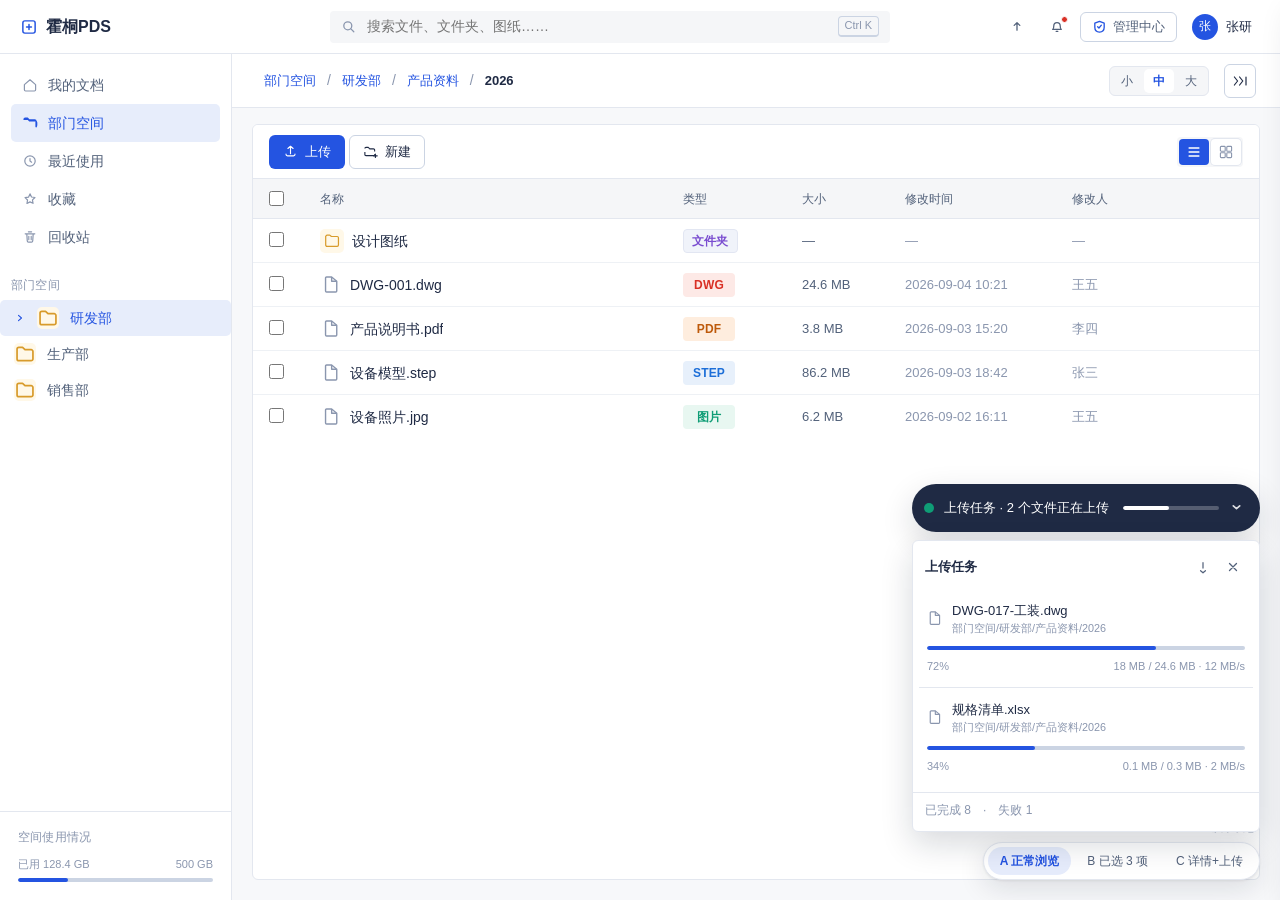
<file: prototype/index.html>
<!DOCTYPE html>
<html lang="zh-CN">
<head>
  <meta charset="UTF-8" />
  <meta name="viewport" content="width=device-width, initial-scale=1.0" />
  <title>霍桐PDS · 文件管理（视觉验证原型）</title>
  <link rel="stylesheet" href="ui-base.css" />
  <link rel="stylesheet" href="style.css" />
</head>
<body>
  <!-- ===== 顶部 Header ===== -->
  <header class="topbar">
    <div class="topbar__left">
      <span class="brand-mark" aria-hidden="true">
        <svg viewBox="0 0 22 22" width="22" height="22"><title>霍桐PDS</title>
          <rect x="3.5" y="3.5" width="15" height="15" rx="2.5" fill="none" stroke="currentColor" stroke-width="1.8"/>
          <path d="M11 8v6M8 11h6" stroke="currentColor" stroke-width="1.8" stroke-linecap="round"/>
        </svg>
      </span>
      <span class="brand-name">霍桐PDS</span>
    </div>

    <div class="global-search" id="globalSearch">
      <svg class="icon" viewBox="0 0 20 20" width="16" height="16" aria-hidden="true"><circle cx="8.5" cy="8.5" r="5" fill="none" stroke="currentColor" stroke-width="1.6"/><path d="M12.4 12.4 16 16" stroke="currentColor" stroke-width="1.6" stroke-linecap="round"/></svg>
      <input type="text" spellcheck="false" placeholder="搜索文件、文件夹、图纸……" aria-label="全局搜索"/>
      <kbd class="keycap">Ctrl K</kbd>
    </div>

    <div class="topbar__right">
      <button class="icon-btn" data-btn="upload" title="上传">
        <svg viewBox="0 0 20 20" width="16" height="16" aria-hidden="true"><path d="M10 14V5M6.5 8 10 4.5 13.5 8" fill="none" stroke="currentColor" stroke-width="1.6" stroke-linecap="round" stroke-linejoin="round"/></svg>
      </button>
      <button class="icon-btn has-dot" data-btn="notify" title="通知" aria-label="通知">
        <svg viewBox="0 0 20 20" width="16" height="16" aria-hidden="true"><path d="M6 8.5a4 4 0 0 1 8 0c0 3.5 1.4 4.5 1.4 4.5H4.6S6 12 6 8.5Z" fill="none" stroke="currentColor" stroke-width="1.6" stroke-linejoin="round"/><path d="M9 15.5h2" stroke="currentColor" stroke-width="1.6" stroke-linecap="round"/></svg>
        <span class="dot" aria-hidden="true"></span>
      </button>
      <a class="btn btn--ghost btn--small top-admin-entry" href="admin/overview.html">
        <svg viewBox="0 0 16 16" width="14" height="14" aria-hidden="true"><path d="M8 2.5l5 2v4.2c0 3-2 5-5 5.3-3-.3-5-2.3-5-5.3V4.5l5-2Z" fill="none" stroke="currentColor" stroke-width="1.4" stroke-linejoin="round"/><path d="M6 8.2l1.4 1.4L10 6.6" fill="none" stroke="currentColor" stroke-width="1.4" stroke-linecap="round" stroke-linejoin="round"/></svg>
        管理中心
      </a>
      <button class="user-chip" data-btn="avatar">
        <span class="avatar">张</span>
        <span class="user-name">张研</span>
      </button>
    </div>
  </header>

  <div class="layout">
    <!-- ===== 左侧 Sidebar ===== -->
    <aside class="sidebar">
      <nav class="side-nav" aria-label="主导航">
        <button class="nav-item" data-nav="home">
          <svg viewBox="0 0 20 20" width="16" height="16" aria-hidden="true"><path d="M3 9.5 10 3.5l7 6V16a1.5 1.5 0 0 1-1.5 1.5h-11A1.5 1.5 0 0 1 3 16V9.5Z" fill="none" stroke="currentColor" stroke-width="1.5" stroke-linejoin="round"/></svg>
          <span>我的文档</span>
        </button>

        <button class="nav-item nav-item--on" data-nav="dept-space" data-side-item="dept">
          <svg viewBox="0 0 20 20" width="16" height="16" aria-hidden="true"><path d="M2.5 5.5A1.5 1.5 0 0 1 4 4h3l2 2h7A1.5 1.5 0 0 1 17.5 7.5v7c0 .8.9-.2.9-2.2V9.5a2 2 0 0 0-2-2H9.6L7.4 5.5H4Z" fill="none" stroke="currentColor" stroke-width="1.5" stroke-linejoin="round"/></svg>
          <span>部门空间</span>
        </button>

        <button class="nav-item" data-nav="recent">
          <svg viewBox="0 0 20 20" width="16" height="16" aria-hidden="true"><circle cx="10" cy="10" r="6.5" fill="none" stroke="currentColor" stroke-width="1.5"/><path d="M10 7v3l2 1.5" fill="none" stroke="currentColor" stroke-width="1.5" stroke-linecap="round"/></svg>
          <span>最近使用</span>
        </button>

        <button class="nav-item" data-nav="starred">
          <svg viewBox="0 0 20 20" width="16" height="16" aria-hidden="true"><path d="m10 3.6 1.9 3.9 4.3.6-3.1 3 .7 4.3L10 13.6l-3.8 2 .7-4.3-3.1-3 4.3-.6L10 3.6Z" fill="none" stroke="currentColor" stroke-width="1.5" stroke-linejoin="round"/></svg>
          <span>收藏</span>
        </button>

        <button class="nav-item" data-nav="trash">
          <svg viewBox="0 0 20 20" width="16" height="16" aria-hidden="true"><path d="M4 6h12M8 3.5h4M6 6l.6 9A1.5 1.5 0 0 0 8.1 16.5h3.8a1.5 1.5 0 0 0 1.5-1.4L14 6" fill="none" stroke="currentColor" stroke-width="1.5" stroke-linecap="round" stroke-linejoin="round"/><path d="M8.5 9v4.5M11.5 9v4.5" stroke="currentColor" stroke-width="1.4" stroke-linecap="round"/></svg>
          <span>回收站</span>
        </button>
      </nav>

      <!-- 空间树 -->
      <div class="side-block">
        <p class="side-block__label">部门空间</p>
        <ul class="space-tree" id="spaceTree">
          <li class="tree-node">
            <button class="tree-row tree-row--on" data-drive-dir="/研发部" data-setlabel="研发部">
              <svg class="tree-arrow" viewBox="0 0 16 16" width="15" height="15" aria-hidden="true"><path d="M6 4.5 10 8l-4 3.5" fill="none" stroke="currentColor" stroke-width="1.5" stroke-linecap="round" stroke-linejoin="round"/></svg>
              <svg class="tree-folder" viewBox="0 0 18 18" width="14" height="14" aria-hidden="true"><path d="M2.5 5A1.5 1.5 0 0 1 4 3.5h3l2 2H14A1.5 1.5 0 0 1 15.5 7v6A1.5 1.5 0 0 1 14 14.5H4A1.5 1.5 0 0 1 2.5 13Z" fill="none" stroke="currentColor" stroke-width="1.4" stroke-linejoin="round"/></svg>
              <span>研发部</span>
            </button>
          </li>
          <li class="tree-node"><button class="tree-row" data-drive-dir="/生产部" data-setlabel="生产部">
            <svg class="tree-folder" viewBox="0 0 18 18" width="14" height="14" aria-hidden="true"><path d="M2.5 5A1.5 1.5 0 0 1 4 3.5h3l2 2H14A1.5 1.5 0 0 1 15.5 7v6A1.5 1.5 0 0 1 14 14.5H4A1.5 1.5 0 0 1 2.5 13Z" fill="none" stroke="currentColor" stroke-width="1.4" stroke-linejoin="round"/></svg><span>生产部</span></button></li>
          <li class="tree-node"><button class="tree-row" data-drive-dir="/销售部" data-setlabel="销售部">
            <svg class="tree-folder" viewBox="0 0 18 18" width="14" height="14" aria-hidden="true"><path d="M2.5 5A1.5 1.5 0 0 1 4 3.5h3l2 2H14A1.5 1.5 0 0 1 15.5 7v6A1.5 1.5 0 0 1 14 14.5H4A1.5 1.5 0 0 1 2.5 13Z" fill="none" stroke="currentColor" stroke-width="1.4" stroke-linejoin="round"/></svg><span>销售部</span></button></li>
        </ul>
      </div>

      <!-- 空间使用情况 -->
      <div class="side-footer" id="sideCapacity">
        <p class="side-block__label">空间使用情况</p>
        <div class="capacity-label"><span id="capUsed">已用 128.4 GB</span><span id="capTotal">500 GB</span></div>
        <div class="capacity-track" aria-hidden="true"><i class="capacity-fill" data-used="25.7"></i></div>
      </div>
    </aside>

    <!-- ===== 主内容 ===== -->
    <main class="main">
      <div class="main-toolbar">
        <nav class="crumb" id="crumb" aria-label="面包屑">
          <button class="crumb__item" data-go="home">部门空间</button>
          <span class="crumb__sep">/</span>
          <button class="crumb__item" data-go="0">研发部</button>
          <span class="crumb__sep">/</span>
          <button class="crumb__item" data-go="1">产品资料</button>
          <span class="crumb__sep">/</span>
          <button class="crumb__item crumb__item--current" data-go="2">2026</button>
        </nav>

        <div class="mt-scale" id="uiScales" role="group" aria-label="界面大小">
          <button class="mt-scale-btn is-on" data-sc="s" title="小">小</button>
          <button class="mt-scale-btn" data-sc="m" title="中">中</button>
          <button class="mt-scale-btn" data-sc="l" title="大">大</button>
        </div>
        <button class="btn btn--ghost toolbar-btn" data-act="collapse-nav" title="收起/展开侧栏">
          <svg viewBox="0 0 20 20" width="16" height="16" aria-hidden="true"><path d="M17.5 5V15M3 5l4 5-4 5M9.5 5l4 5-4 5" fill="none" stroke="currentColor" stroke-width="1.5" stroke-linejoin="round" stroke-linecap="round"/></svg>
        </button>
      </div>

      <div class="file-panel">
        <!-- 工具栏（两组混合，按选中状态切换 class） -->
        <div class="panel-bar" id="fileToolbar">
          <div class="bar-group bar-group--idle" id="barIdle">
            <button class="btn btn--primary" data-act="upload">
              <svg viewBox="0 0 20 20" width="16" height="16" aria-hidden="true"><path d="M16 13.5v.3a2 2 0 0 1-2 2H6a2 2 0 0 1-2-2v-.3M10 3v10M6.5 6 10 3l3.5 3" fill="none" stroke="currentColor" stroke-width="1.5" stroke-linecap="round" stroke-linejoin="round"/></svg>
              上传
            </button>
            <button class="btn btn--ghost" data-act="newfolder">
              <svg viewBox="0 0 20 20" width="16" height="16" aria-hidden="true"><path d="M2.5 6A1.5 1.5 0 0 1 4 4.5h3l2 2H14A1.5 1.5 0 0 1 15.5 8v2M2.5 10.5V14A1.5 1.5 0 0 0 4 15.5H14a1.5 1.5 0 0 0 1.5-1.5v-.5" fill="none" stroke="currentColor" stroke-width="1.5" stroke-linejoin="round"/><path d="M16.5 13.5V18M14 15.8h5" stroke="currentColor" stroke-width="1.5" stroke-linecap="round"/></svg>
              新建
            </button>
          </div>

          <div class="bar-group bar-group--multi" id="barMulti" hidden>
            <span class="bar-multi-count" id="multiCount">已选择 0 项</span>
            <span class="bar-multi-sep" aria-hidden="true"></span>
            <button class="btn btn--ghost btn--small" data-act="download">下载</button>
            <button class="btn btn--ghost btn--small" data-act="move">移动</button>
            <button class="btn btn--ghost btn--small" data-act="copy">复制</button>
            <button class="btn btn--ghost btn--small" data-act="star">收藏</button>
            <button class="btn btn--ghost btn--small btn--danger-text" data-act="delete">删除</button>
            <button class="icon-btn icon-btn--small" data-act="more" title="更多操作">…</button>
          </div>

          <div class="bar-views">
            <button class="view-toggle view-toggle--on" data-view="list" title="列表视图" aria-label="列表视图">
              <svg viewBox="0 0 20 20" width="16" height="16" aria-hidden="true"><rect x="3" y="4" width="14" height="2" rx="1"/><rect x="3" y="9" width="14" height="2" rx="1"/><rect x="3" y="14" width="14" height="2" rx="1"/></svg>
            </button>
            <button class="view-toggle" data-view="grid" title="网格视图" aria-label="网格视图">
              <svg viewBox="0 0 20 20" width="16" height="16" aria-hidden="true"><rect x="3" y="3" width="6" height="6" rx="1" fill="none" stroke="currentColor" stroke-width="1.4"/><rect x="11" y="3" width="6" height="6" rx="1" fill="none" stroke="currentColor" stroke-width="1.4"/><rect x="3" y="11" width="6" height="6" rx="1" fill="none" stroke="currentColor" stroke-width="1.4"/><rect x="11" y="11" width="6" height="6" rx="1" fill="none" stroke="currentColor" stroke-width="1.4"/></svg>
            </button>
          </div>
        </div>

        <!-- 列表头部 -->
        <div class="table-head" id="tableHead">
          <div class="col-check"><input type="checkbox" id="checkAll" aria-label="全选"/></div>
          <div class="col-sort" data-sort="name">名称</div>
          <div class="col-type">类型</div>
          <div class="col-sort col-size" data-sort="size">大小</div>
          <div class="col-sort col-date" data-sort="mtime">修改时间</div>
          <div class="col-user">修改人</div>
          <div class="col-more" aria-hidden="true"></div>
        </div>

        <!-- 列表滚动体 -->
        <div class="table-scroll" id="fileListWrap">
          <div class="file-list" id="fileList" role="list"></div>
        </div>
      </div>
    </main>

    <!-- ===== 查看详情 Drawer ===== -->
    <div class="drawer-scrim" id="drawerScrim" hidden></div>
    <aside class="drawer" id="detailDrawer" aria-hidden="true">
      <div class="drawer__head">
        <span>查看详情</span>
        <button class="icon-btn icon-btn--small" id="closeDrawer" aria-label="关闭"><svg viewBox="0 0 16 16" width="15" height="15" aria-hidden="true"><path d="M4 4l8 8M12 4l-8 8" stroke="currentColor" stroke-width="1.5" stroke-linecap="round"/></svg></button>
      </div>
      <div class="drawer__body" id="detailBody"><!-- 由 JS 填充 --></div>
    </aside>

    <!-- ===== 通用 Dialog / Menu 层（由 JS 挂在 root） ===== -->
    <div id="modalRoot"></div>

    <!-- ===== 上传任务浮层 ===== -->
    <div class="upload-float" id="uploadFloat" hidden>
      <button class="upload-float__trigger" id="uploadFloatTrg" type="button">
        <span class="upload-pulse" id="upPulse" aria-hidden="true"></span>
        <span class="upload-float__text" id="upFloatTitle"><b>上传任务</b> · 2 个文件正在上传</span>
        <span class="progress-mini"><i id="upFloatBar"></i></span>
        <span class="upload-float__caret" id="upFloatCaret"><svg viewBox="0 0 14 14" width="15" height="15" aria-hidden="true"><path d="M4 5.5 7 8l3-2.5" fill="none" stroke="currentColor" stroke-width="1.6" stroke-linecap="round" stroke-linejoin="round"/></svg></span>
      </button>
      <div class="upload-panel" id="uploadPanel" hidden>
        <div class="upload-panel__head">
          <span class="up-title">上传任务</span>
          <span class="up-head-actions">
            <button class="icon-btn icon-btn--small" data-act="pin" id="upPin" aria-label="固定">
              <svg viewBox="0 0 16 16" width="15" height="15" aria-hidden="true"><path d="M8 3v6.2M5.2 12.2 8 14.6l2.8-2.4" fill="none" stroke="currentColor" stroke-width="1.4" stroke-linecap="round" stroke-linejoin="round"/></svg>
            </button>
            <button class="icon-btn icon-btn--small" id="upClosePanel" aria-label="关闭面板"><svg viewBox="0 0 16 16" width="15" height="15" aria-hidden="true"><path d="M4 4l8 8M12 4l-8 8" stroke="currentColor" stroke-width="1.5" stroke-linecap="round"/></svg></button>
          </span>
        </div>
        <div class="up-list" id="upTasks">
        </div>
        <div class="up-foot" id="upFoot">已完成 8　·　失败 1</div>
      </div>
    </div>

    <!-- ===== Demo 状态切换（右下，视觉克制） ===== -->
    <div class="demo-control">
      <span class="demo-control__hint">演示状态</span>
      <div class="demo-pills" id="demoPills">
        <button class="demo-pill is-on" data-state="A">A 正常浏览</button>
        <button class="demo-pill" data-state="B">B 已选 3 项</button>
        <button class="demo-pill" data-state="C">C 详情+上传</button>
      </div>
    </div>

  <script src="ui-scale.js"></script>
  <script src="app.js"></script>
</body>
</html>
</file>
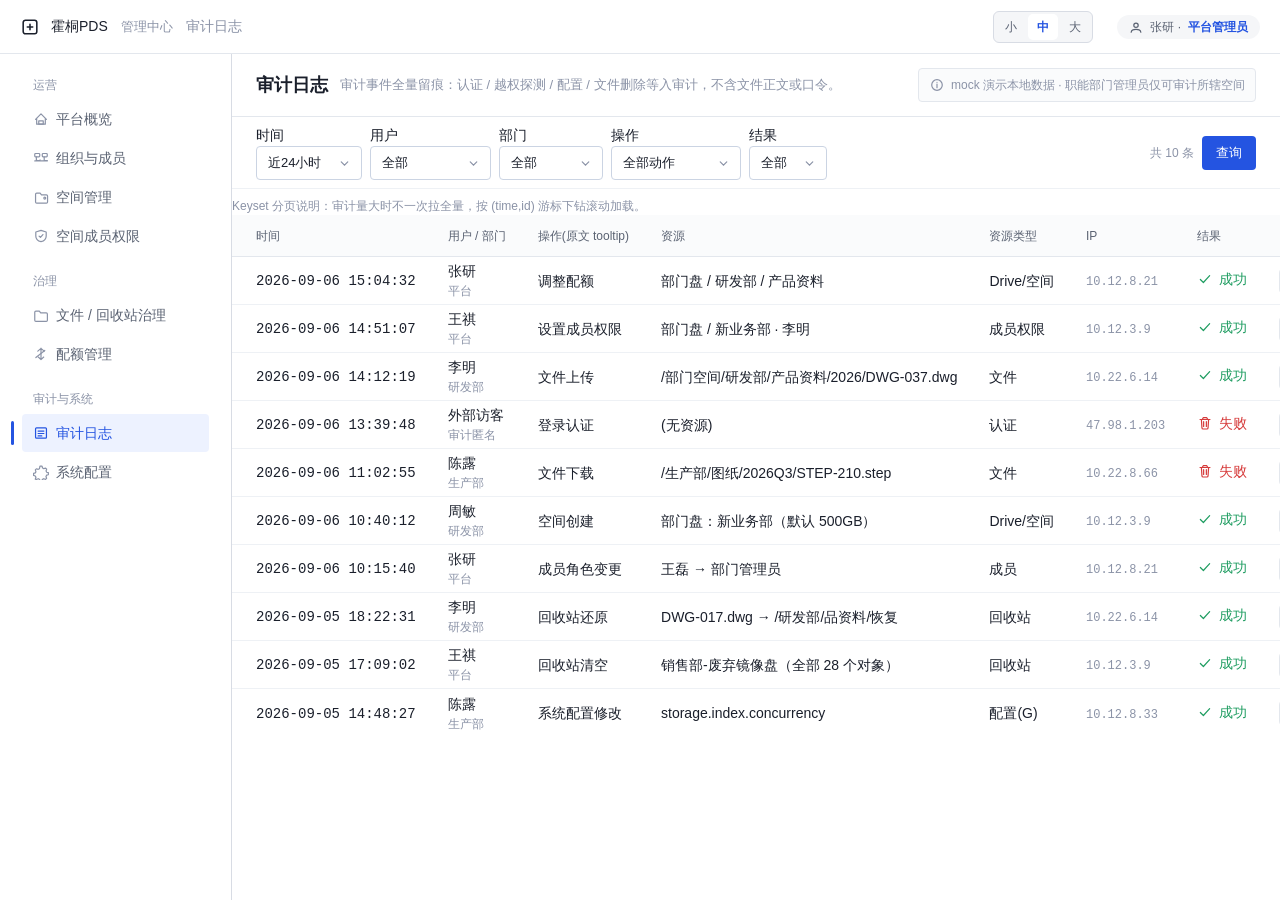
<file: prototype/admin/audit.html>
<!doctype html>
<html lang="zh-CN">
<head>
<meta charset="UTF-8">
<meta name="viewport" content="width=device-width, initial-scale=1.0">
<title>霍桐PDS · 管理中心 · 操作审计（视觉验证原型）</title>
<link rel="stylesheet" href="../ui-base.css">
<link rel="stylesheet" href="../admin.css">
</head>
<body class="admin-app" data-key="audit">
  <header class="admin-top">
    <a class="admin-crumb brand-link" href="../index.html" title="返回文件工作台"><svg viewBox="0 0 22 22" width="20" height="20" aria-hidden="true"><rect x="3.5" y="3.5" width="15" height="15" rx="2.5" fill="none" stroke="currentColor" stroke-width="1.7"/><path d="M11 8v6M8 11h6" stroke="currentColor" stroke-width="1.7" stroke-linecap="round"/></svg>
      <span class="brand-name">霍桐PDS</span>
      <span class="a-topbar__crumb">管理中心</span>
      <span class="anc current-name" data-cur>操作审计</span>
    </a>
    <span class="spacer" style="flex:1"></span>
    <div class="mt-scale" id="uiScales" role="group" aria-label="界面大小" style="margin-right:6px">
      <button class="mt-scale-btn" data-mgrsc="s" type="button" title="界面显示调小">小</button>
      <button class="mt-scale-btn is-on" data-mgrsc="m" type="button" title="界面显示中等">中</button>
      <button class="mt-scale-btn" data-mgrsc="l" type="button" title="界面显示放大">大</button>
    </div>
    <span class="role-chip"><svg viewBox="0 0 16 16" width="14" height="14" aria-hidden="true"><path d="M8 8.5a2.5 2.5 0 1 0 0-5 2.5 2.5 0 0 0 0 5ZM2.5 14c.4-2.7 2.6-3.2 5.5-3.2s5.1.5 5.5 3.2" fill="none" stroke="currentColor" stroke-width="1.4" stroke-linecap="round"/></svg>张研 · <b>平台管理员</b></span>
  </header>

  <div class="admin-frame">
    <div class="admin-nav">
      <nav class="a-nav" id="mNav" aria-label="管理中心导航" style="width:auto;border:0;height:auto"></nav>
    </div>
    <main class="a-main admin-main" id="aMain">
      <div id="aPageRoot" class="a-shell-page"></div>
    </main>
  </div>

  <div id="modalRoot"></div>

  <script src="../admin-icons.js"></script>
  <script src="../admin-core.js"></script>
  <script src="../admin-pages-sys.js"></script>
  <script src="../ui-scale.js"></script>
  <script src="../admin-shell.js"></script>
</body>
</html>
</file>
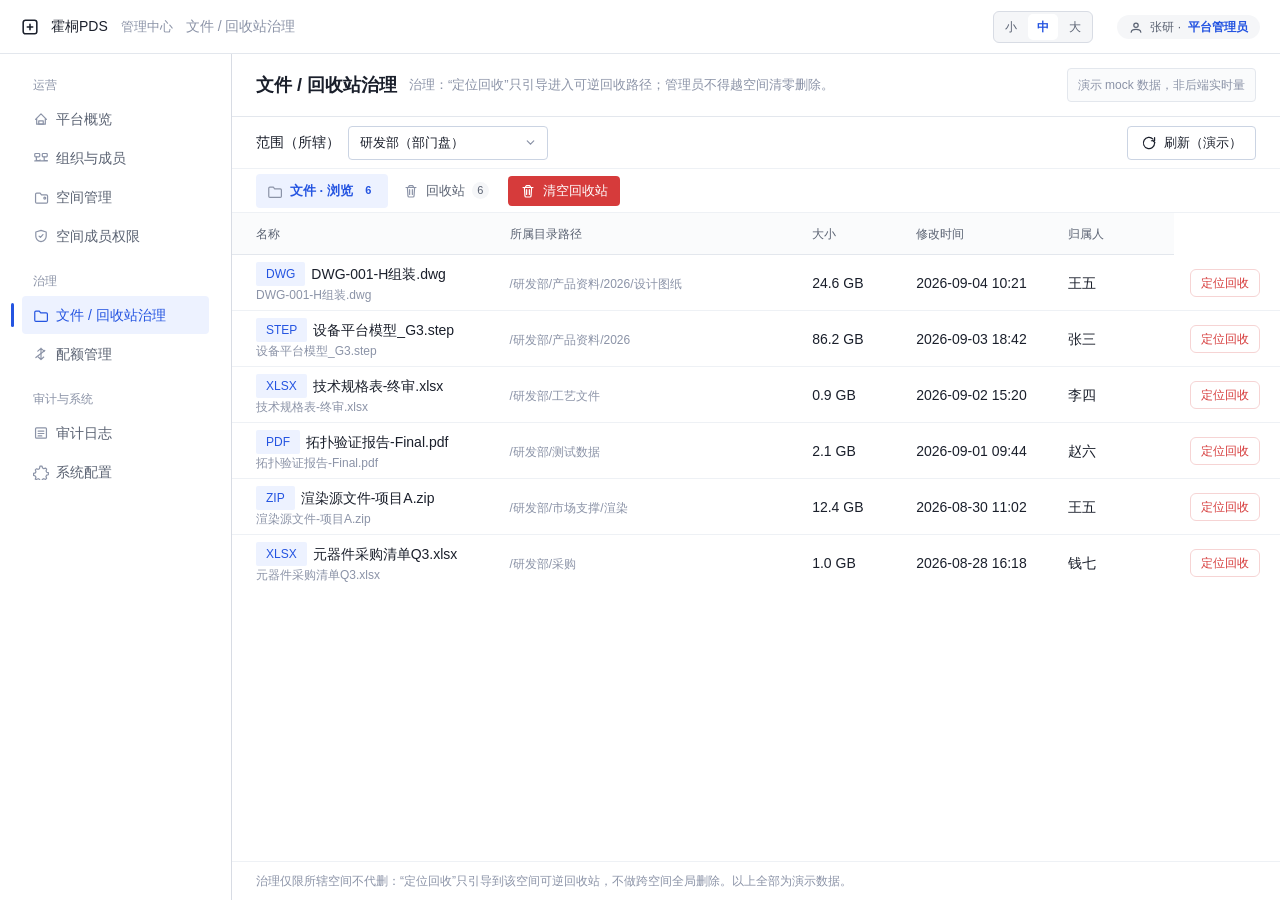
<file: prototype/admin/filegov.html>
<!doctype html>
<html lang="zh-CN">
<head>
<meta charset="UTF-8">
<meta name="viewport" content="width=device-width, initial-scale=1.0">
<title>霍桐PDS · 管理中心 · 文件治理（视觉验证原型）</title>
<link rel="stylesheet" href="../ui-base.css">
<link rel="stylesheet" href="../admin.css">
</head>
<body class="admin-app" data-key="filegov">
  <header class="admin-top">
    <a class="admin-crumb brand-link" href="../index.html" title="返回文件工作台"><svg viewBox="0 0 22 22" width="20" height="20" aria-hidden="true"><rect x="3.5" y="3.5" width="15" height="15" rx="2.5" fill="none" stroke="currentColor" stroke-width="1.7"/><path d="M11 8v6M8 11h6" stroke="currentColor" stroke-width="1.7" stroke-linecap="round"/></svg>
      <span class="brand-name">霍桐PDS</span>
      <span class="a-topbar__crumb">管理中心</span>
      <span class="anc current-name" data-cur>文件治理</span>
    </a>
    <span class="spacer" style="flex:1"></span>
    <div class="mt-scale" id="uiScales" role="group" aria-label="界面大小" style="margin-right:6px">
      <button class="mt-scale-btn" data-mgrsc="s" type="button" title="界面显示调小">小</button>
      <button class="mt-scale-btn is-on" data-mgrsc="m" type="button" title="界面显示中等">中</button>
      <button class="mt-scale-btn" data-mgrsc="l" type="button" title="界面显示放大">大</button>
    </div>
    <span class="role-chip"><svg viewBox="0 0 16 16" width="14" height="14" aria-hidden="true"><path d="M8 8.5a2.5 2.5 0 1 0 0-5 2.5 2.5 0 0 0 0 5ZM2.5 14c.4-2.7 2.6-3.2 5.5-3.2s5.1.5 5.5 3.2" fill="none" stroke="currentColor" stroke-width="1.4" stroke-linecap="round"/></svg>张研 · <b>平台管理员</b></span>
  </header>

  <div class="admin-frame">
    <div class="admin-nav">
      <nav class="a-nav" id="mNav" aria-label="管理中心导航" style="width:auto;border:0;height:auto"></nav>
    </div>
    <main class="a-main admin-main" id="aMain">
      <div id="aPageRoot" class="a-shell-page"></div>
    </main>
  </div>

  <div id="modalRoot"></div>

  <script src="../admin-icons.js"></script>
  <script src="../admin-core.js"></script>
  <script src="../admin-pages-gov.js"></script>
  <script src="../ui-scale.js"></script>
  <script src="../admin-shell.js"></script>
</body>
</html>
</file>
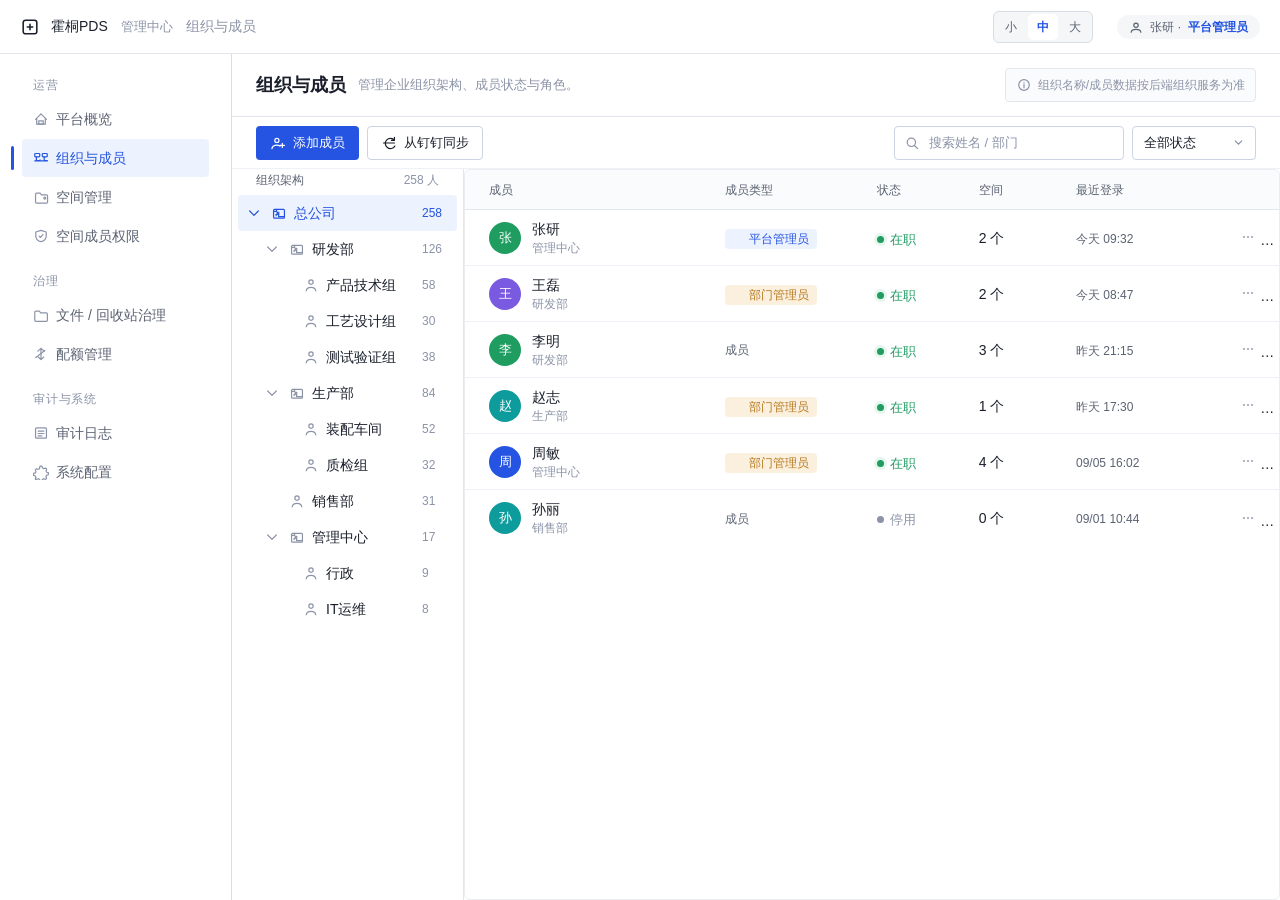
<file: prototype/admin/org.html>
<!doctype html>
<html lang="zh-CN">
<head>
<meta charset="UTF-8">
<meta name="viewport" content="width=device-width, initial-scale=1.0">
<title>霍桐PDS · 管理中心 · 组织与成员（视觉验证原型）</title>
<link rel="stylesheet" href="../ui-base.css">
<link rel="stylesheet" href="../admin.css">
</head>
<body class="admin-app" data-key="org">
  <header class="admin-top">
    <a class="admin-crumb brand-link" href="../index.html" title="返回文件工作台"><svg viewBox="0 0 22 22" width="20" height="20" aria-hidden="true"><rect x="3.5" y="3.5" width="15" height="15" rx="2.5" fill="none" stroke="currentColor" stroke-width="1.7"/><path d="M11 8v6M8 11h6" stroke="currentColor" stroke-width="1.7" stroke-linecap="round"/></svg>
      <span class="brand-name">霍桐PDS</span>
      <span class="a-topbar__crumb">管理中心</span>
      <span class="anc current-name" data-cur>组织与成员</span>
    </a>
    <span class="spacer" style="flex:1"></span>
    <div class="mt-scale" id="uiScales" role="group" aria-label="界面大小" style="margin-right:6px">
      <button class="mt-scale-btn" data-mgrsc="s" type="button" title="界面显示调小">小</button>
      <button class="mt-scale-btn is-on" data-mgrsc="m" type="button" title="界面显示中等">中</button>
      <button class="mt-scale-btn" data-mgrsc="l" type="button" title="界面显示放大">大</button>
    </div>
    <span class="role-chip"><svg viewBox="0 0 16 16" width="14" height="14" aria-hidden="true"><path d="M8 8.5a2.5 2.5 0 1 0 0-5 2.5 2.5 0 0 0 0 5ZM2.5 14c.4-2.7 2.6-3.2 5.5-3.2s5.1.5 5.5 3.2" fill="none" stroke="currentColor" stroke-width="1.4" stroke-linecap="round"/></svg>张研 · <b>平台管理员</b></span>
  </header>

  <div class="admin-frame">
    <div class="admin-nav">
      <nav class="a-nav" id="mNav" aria-label="管理中心导航" style="width:auto;border:0;height:auto"></nav>
    </div>
    <main class="a-main admin-main" id="aMain">
      <div id="aPageRoot" class="a-shell-page"></div>
    </main>
  </div>

  <div id="modalRoot"></div>

  <script src="../admin-icons.js"></script>
  <script src="../admin-core.js"></script>
  <script src="../admin-pages-ops.js"></script>
  <script src="../ui-scale.js"></script>
  <script src="../admin-shell.js"></script>
</body>
</html>
</file>
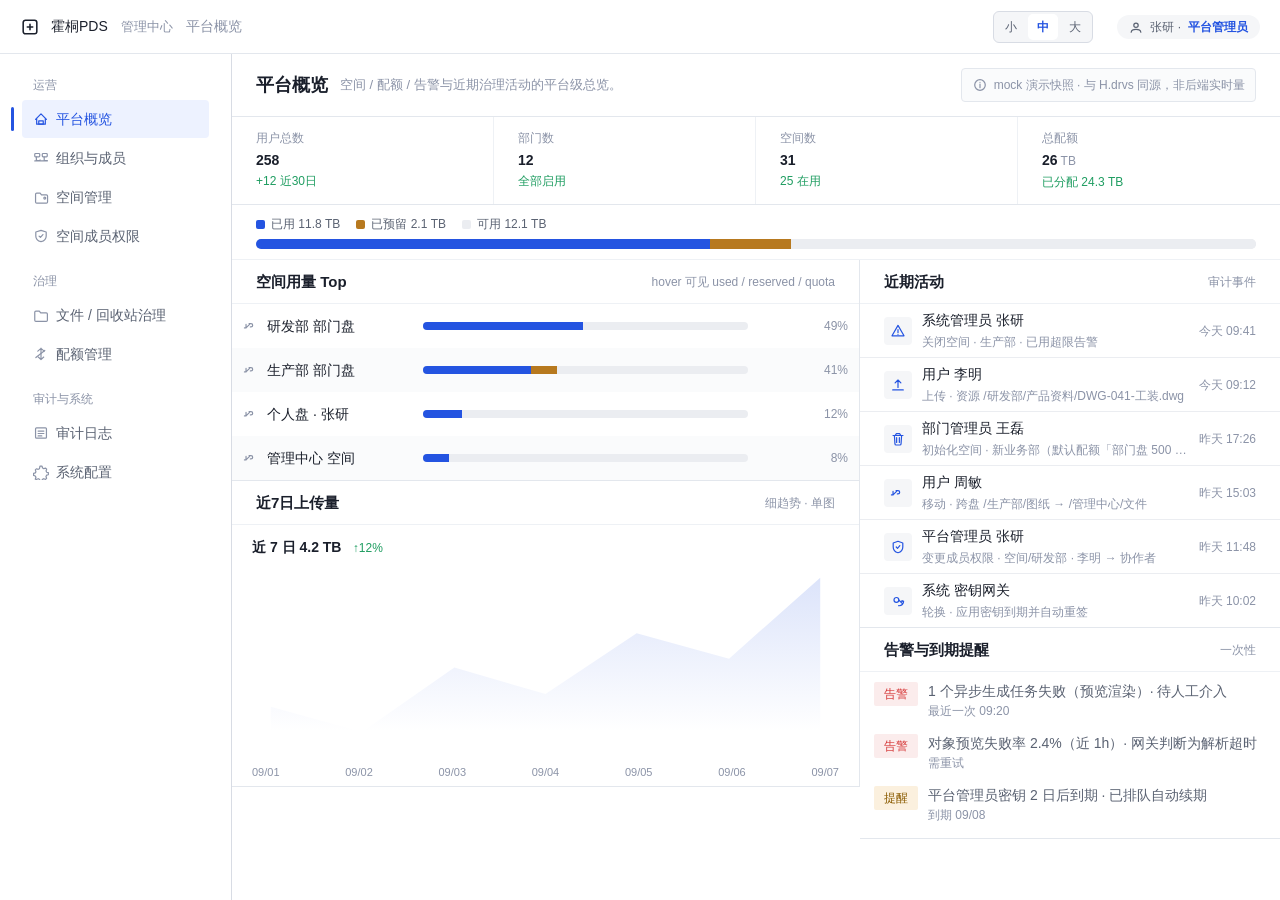
<file: prototype/admin/overview.html>
<!doctype html>
<html lang="zh-CN">
<head>
<meta charset="UTF-8">
<meta name="viewport" content="width=device-width, initial-scale=1.0">
<title>霍桐PDS · 管理中心 · 运营总览（视觉验证原型）</title>
<link rel="stylesheet" href="../ui-base.css">
<link rel="stylesheet" href="../admin.css">
</head>
<body class="admin-app" data-key="overview">
  <header class="admin-top">
    <a class="admin-crumb brand-link" href="../index.html" title="返回文件工作台"><svg viewBox="0 0 22 22" width="20" height="20" aria-hidden="true"><rect x="3.5" y="3.5" width="15" height="15" rx="2.5" fill="none" stroke="currentColor" stroke-width="1.7"/><path d="M11 8v6M8 11h6" stroke="currentColor" stroke-width="1.7" stroke-linecap="round"/></svg>
      <span class="brand-name">霍桐PDS</span>
      <span class="a-topbar__crumb">管理中心</span>
      <span class="anc current-name" data-cur>运营总览</span>
    </a>
    <span class="spacer" style="flex:1"></span>
    <div class="mt-scale" id="uiScales" role="group" aria-label="界面大小" style="margin-right:6px">
      <button class="mt-scale-btn" data-mgrsc="s" type="button" title="界面显示调小">小</button>
      <button class="mt-scale-btn is-on" data-mgrsc="m" type="button" title="界面显示中等">中</button>
      <button class="mt-scale-btn" data-mgrsc="l" type="button" title="界面显示放大">大</button>
    </div>
    <span class="role-chip"><svg viewBox="0 0 16 16" width="14" height="14" aria-hidden="true"><path d="M8 8.5a2.5 2.5 0 1 0 0-5 2.5 2.5 0 0 0 0 5ZM2.5 14c.4-2.7 2.6-3.2 5.5-3.2s5.1.5 5.5 3.2" fill="none" stroke="currentColor" stroke-width="1.4" stroke-linecap="round"/></svg>张研 · <b>平台管理员</b></span>
  </header>

  <div class="admin-frame">
    <div class="admin-nav">
      <nav class="a-nav" id="mNav" aria-label="管理中心导航" style="width:auto;border:0;height:auto"></nav>
    </div>
    <main class="a-main admin-main" id="aMain">
      <div id="aPageRoot" class="a-shell-page"></div>
    </main>
  </div>

  <div id="modalRoot"></div>

  <script src="../admin-icons.js"></script>
  <script src="../admin-core.js"></script>
  <script src="../admin-pages-ops.js"></script>
  <script src="../ui-scale.js"></script>
  <script src="../admin-shell.js"></script>
</body>
</html>
</file>
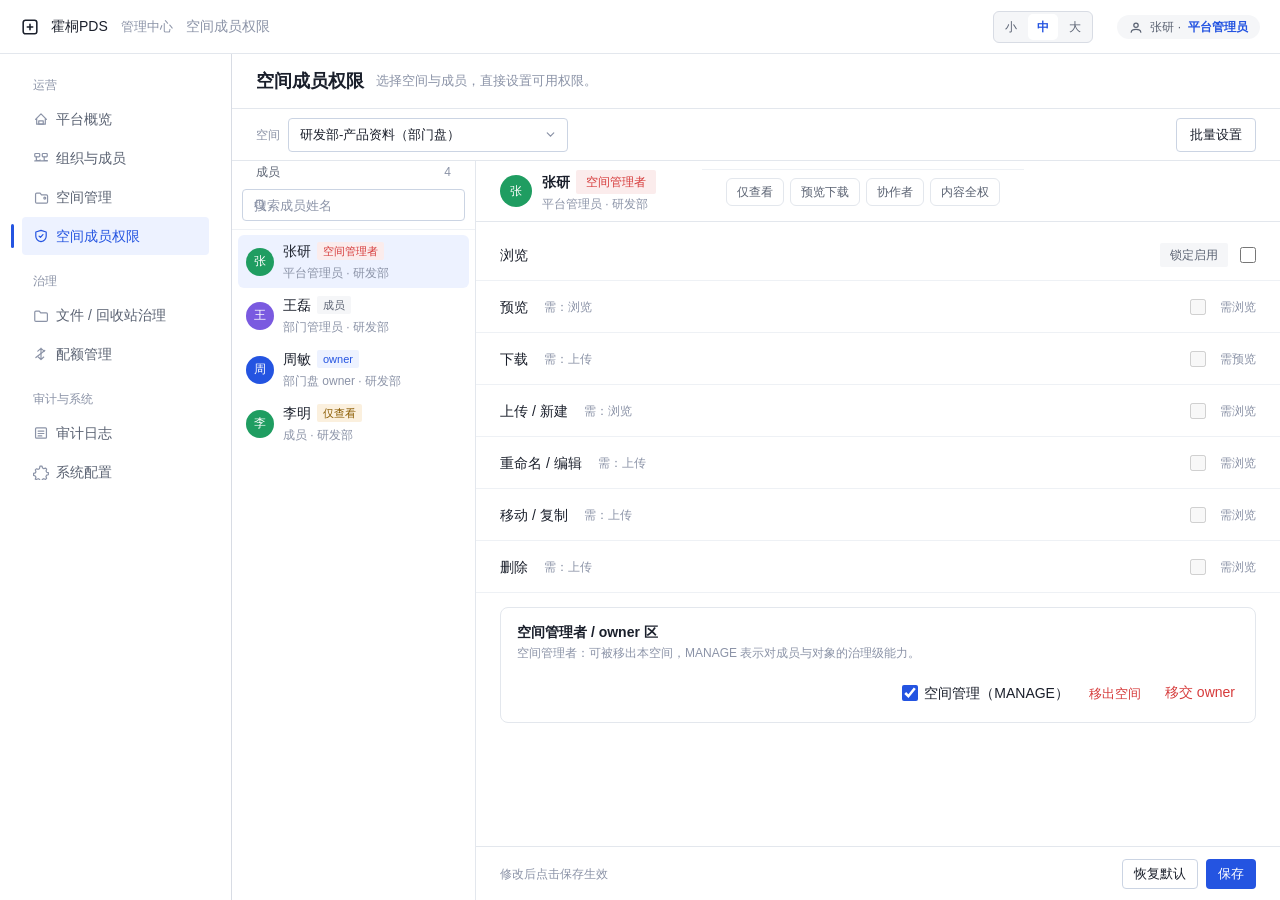
<file: prototype/admin/perms.html>
<!doctype html>
<html lang="zh-CN">
<head>
<meta charset="UTF-8">
<meta name="viewport" content="width=device-width, initial-scale=1.0">
<title>霍桐PDS · 管理中心 · 权限管理（视觉验证原型）</title>
<link rel="stylesheet" href="../ui-base.css">
<link rel="stylesheet" href="../admin.css">
<link rel="stylesheet" href="../admin-perms-v2.css">
</head>
<body class="admin-app" data-key="perms">
  <header class="admin-top">
    <a class="admin-crumb brand-link" href="../index.html" title="返回文件工作台"><svg viewBox="0 0 22 22" width="20" height="20" aria-hidden="true"><rect x="3.5" y="3.5" width="15" height="15" rx="2.5" fill="none" stroke="currentColor" stroke-width="1.7"/><path d="M11 8v6M8 11h6" stroke="currentColor" stroke-width="1.7" stroke-linecap="round"/></svg>
      <span class="brand-name">霍桐PDS</span>
      <span class="a-topbar__crumb">管理中心</span>
      <span class="anc current-name" data-cur>权限管理</span>
    </a>
    <span class="spacer" style="flex:1"></span>
    <div class="mt-scale" id="uiScales" role="group" aria-label="界面大小" style="margin-right:6px">
      <button class="mt-scale-btn" data-mgrsc="s" type="button" title="界面显示调小">小</button>
      <button class="mt-scale-btn is-on" data-mgrsc="m" type="button" title="界面显示中等">中</button>
      <button class="mt-scale-btn" data-mgrsc="l" type="button" title="界面显示放大">大</button>
    </div>
    <span class="role-chip"><svg viewBox="0 0 16 16" width="14" height="14" aria-hidden="true"><path d="M8 8.5a2.5 2.5 0 1 0 0-5 2.5 2.5 0 0 0 0 5ZM2.5 14c.4-2.7 2.6-3.2 5.5-3.2s5.1.5 5.5 3.2" fill="none" stroke="currentColor" stroke-width="1.4" stroke-linecap="round"/></svg>张研 · <b>平台管理员</b></span>
  </header>

  <div class="admin-frame">
    <div class="admin-nav">
      <nav class="a-nav" id="mNav" aria-label="管理中心导航" style="width:auto;border:0;height:auto"></nav>
    </div>
    <main class="a-main admin-main" id="aMain">
      <div id="aPageRoot" class="a-shell-page"></div>
    </main>
  </div>

  <div id="modalRoot"></div>

  <script src="../admin-icons.js"></script>
  <script src="../admin-core.js"></script>
  <script src="../admin-pages-ops.js"></script>
  <script src="../admin-refine-pages.js"></script>
  <script src="../admin-perms-v2.js"></script>
  <script src="../ui-scale.js"></script>
  <script src="../admin-shell.js"></script>
</body>
</html>
</file>
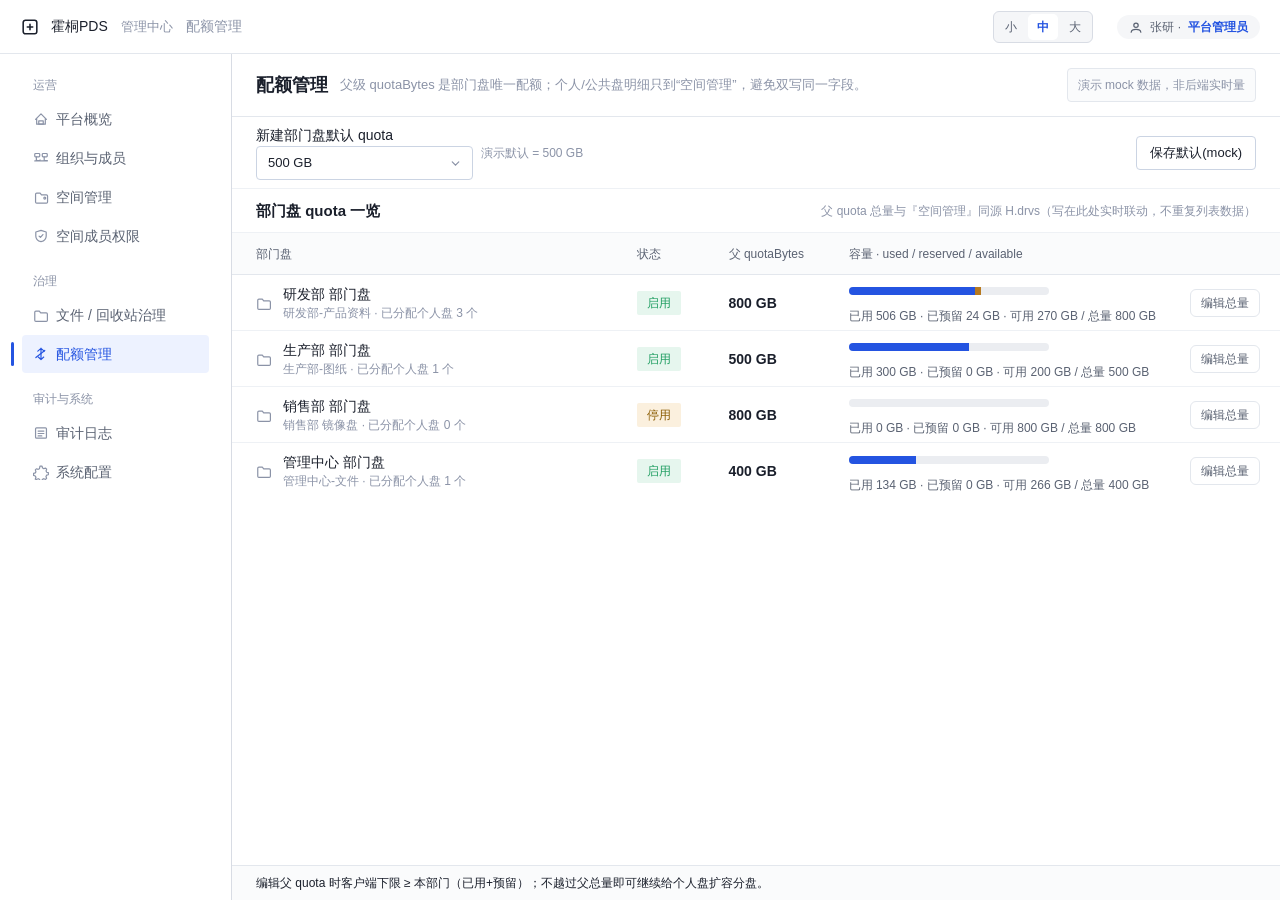
<file: prototype/admin/quota.html>
<!doctype html>
<html lang="zh-CN">
<head>
<meta charset="UTF-8">
<meta name="viewport" content="width=device-width, initial-scale=1.0">
<title>霍桐PDS · 管理中心 · 配额管理（视觉验证原型）</title>
<link rel="stylesheet" href="../ui-base.css">
<link rel="stylesheet" href="../admin.css">
</head>
<body class="admin-app" data-key="quota">
  <header class="admin-top">
    <a class="admin-crumb brand-link" href="../index.html" title="返回文件工作台"><svg viewBox="0 0 22 22" width="20" height="20" aria-hidden="true"><rect x="3.5" y="3.5" width="15" height="15" rx="2.5" fill="none" stroke="currentColor" stroke-width="1.7"/><path d="M11 8v6M8 11h6" stroke="currentColor" stroke-width="1.7" stroke-linecap="round"/></svg>
      <span class="brand-name">霍桐PDS</span>
      <span class="a-topbar__crumb">管理中心</span>
      <span class="anc current-name" data-cur>配额管理</span>
    </a>
    <span class="spacer" style="flex:1"></span>
    <div class="mt-scale" id="uiScales" role="group" aria-label="界面大小" style="margin-right:6px">
      <button class="mt-scale-btn" data-mgrsc="s" type="button" title="界面显示调小">小</button>
      <button class="mt-scale-btn is-on" data-mgrsc="m" type="button" title="界面显示中等">中</button>
      <button class="mt-scale-btn" data-mgrsc="l" type="button" title="界面显示放大">大</button>
    </div>
    <span class="role-chip"><svg viewBox="0 0 16 16" width="14" height="14" aria-hidden="true"><path d="M8 8.5a2.5 2.5 0 1 0 0-5 2.5 2.5 0 0 0 0 5ZM2.5 14c.4-2.7 2.6-3.2 5.5-3.2s5.1.5 5.5 3.2" fill="none" stroke="currentColor" stroke-width="1.4" stroke-linecap="round"/></svg>张研 · <b>平台管理员</b></span>
  </header>

  <div class="admin-frame">
    <div class="admin-nav">
      <nav class="a-nav" id="mNav" aria-label="管理中心导航" style="width:auto;border:0;height:auto"></nav>
    </div>
    <main class="a-main admin-main" id="aMain">
      <div id="aPageRoot" class="a-shell-page"></div>
    </main>
  </div>

  <div id="modalRoot"></div>

  <script src="../admin-icons.js"></script>
  <script src="../admin-core.js"></script>
  <script src="../admin-pages-gov.js"></script>
  <script src="../ui-scale.js"></script>
  <script src="../admin-shell.js"></script>
</body>
</html>
</file>
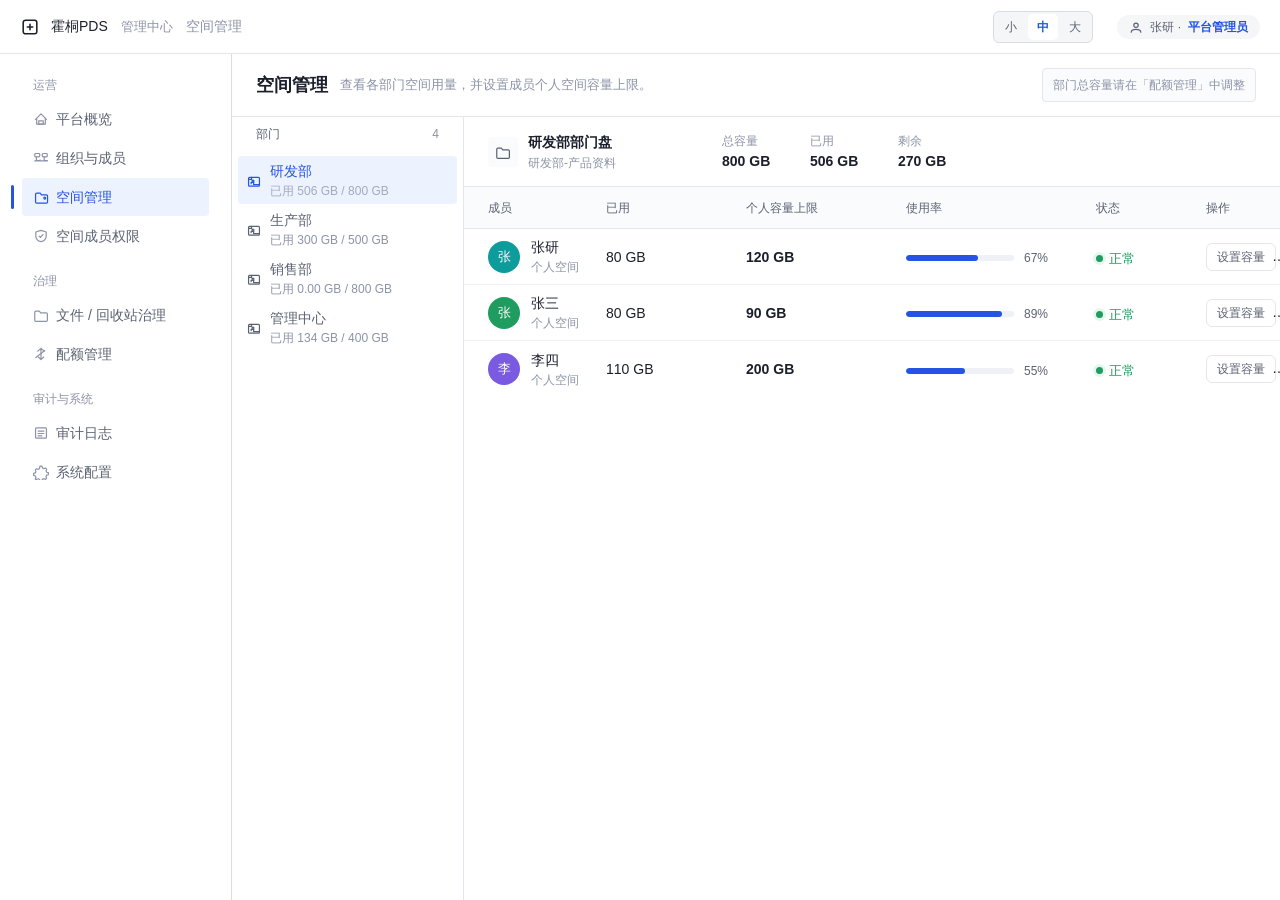
<file: prototype/admin/spaces.html>
<!doctype html>
<html lang="zh-CN">
<head>
<meta charset="UTF-8">
<meta name="viewport" content="width=device-width, initial-scale=1.0">
<title>霍桐PDS · 管理中心 · 空间管理（视觉验证原型）</title>
<link rel="stylesheet" href="../ui-base.css">
<link rel="stylesheet" href="../admin.css">
<link rel="stylesheet" href="../admin-spaces-clean.css">
</head>
<body class="admin-app" data-key="spaces">
  <header class="admin-top">
    <a class="admin-crumb brand-link" href="../index.html" title="返回文件工作台"><svg viewBox="0 0 22 22" width="20" height="20" aria-hidden="true"><rect x="3.5" y="3.5" width="15" height="15" rx="2.5" fill="none" stroke="currentColor" stroke-width="1.7"/><path d="M11 8v6M8 11h6" stroke="currentColor" stroke-width="1.7" stroke-linecap="round"/></svg>
      <span class="brand-name">霍桐PDS</span>
      <span class="a-topbar__crumb">管理中心</span>
      <span class="anc current-name" data-cur>空间管理</span>
    </a>
    <span class="spacer" style="flex:1"></span>
    <div class="mt-scale" id="uiScales" role="group" aria-label="界面大小" style="margin-right:6px">
      <button class="mt-scale-btn" data-mgrsc="s" type="button" title="界面显示调小">小</button>
      <button class="mt-scale-btn is-on" data-mgrsc="m" type="button" title="界面显示中等">中</button>
      <button class="mt-scale-btn" data-mgrsc="l" type="button" title="界面显示放大">大</button>
    </div>
    <span class="role-chip"><svg viewBox="0 0 16 16" width="14" height="14" aria-hidden="true"><path d="M8 8.5a2.5 2.5 0 1 0 0-5 2.5 2.5 0 0 0 0 5ZM2.5 14c.4-2.7 2.6-3.2 5.5-3.2s5.1.5 5.5 3.2" fill="none" stroke="currentColor" stroke-width="1.4" stroke-linecap="round"/></svg>张研 · <b>平台管理员</b></span>
  </header>

  <div class="admin-frame">
    <div class="admin-nav">
      <nav class="a-nav" id="mNav" aria-label="管理中心导航" style="width:auto;border:0;height:auto"></nav>
    </div>
    <main class="a-main admin-main" id="aMain">
      <div id="aPageRoot" class="a-shell-page"></div>
    </main>
  </div>

  <div id="modalRoot"></div>

  <script src="../admin-icons.js"></script>
  <script src="../admin-core.js"></script>
  <script src="../admin-pages-ops.js"></script>
  <script src="../admin-spaces-clean.js"></script>
  <script src="../ui-scale.js"></script>
  <script src="../admin-shell.js"></script>
</body>
</html>
</file>
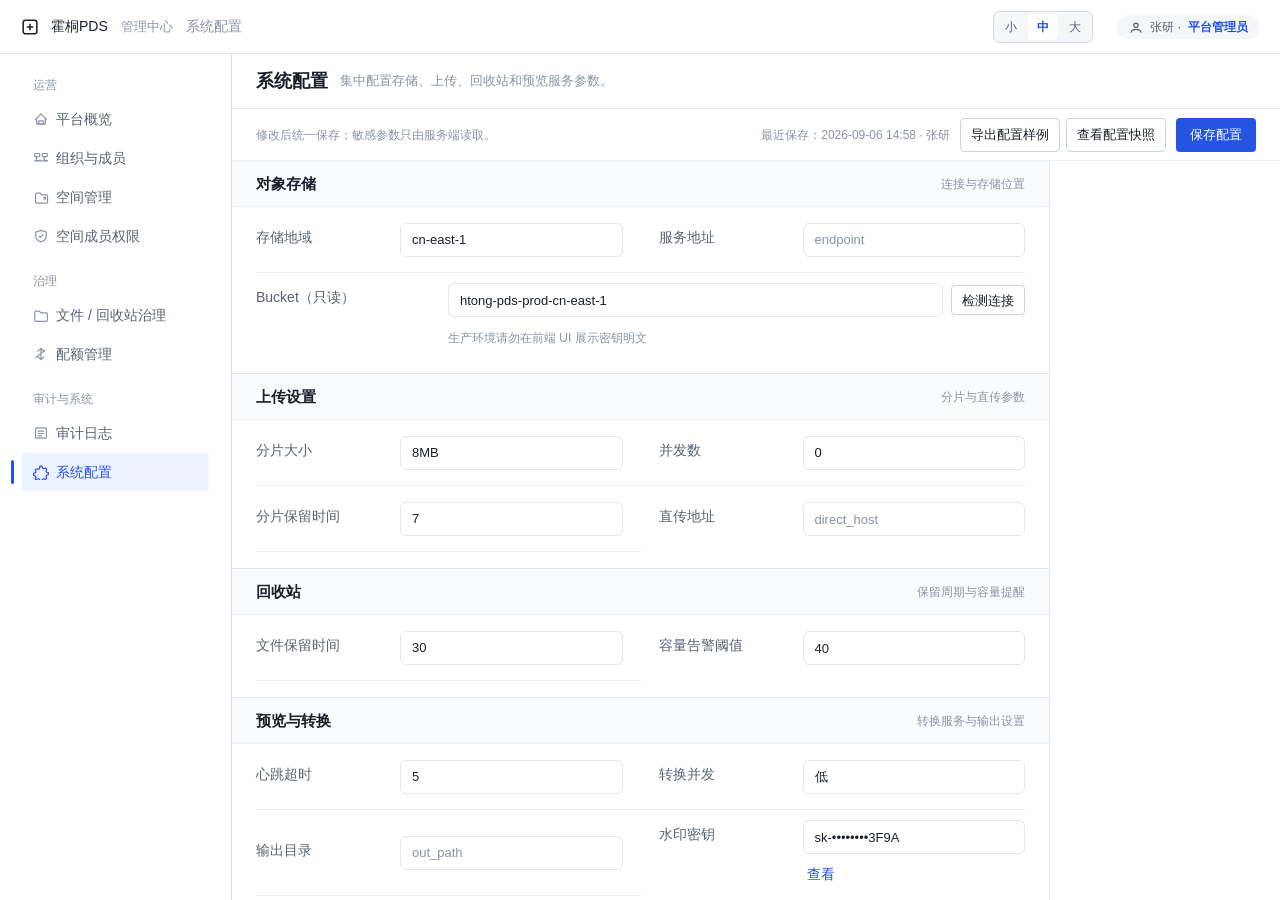
<file: prototype/admin/syscfg.html>
<!doctype html>
<html lang="zh-CN">
<head>
<meta charset="UTF-8">
<meta name="viewport" content="width=device-width, initial-scale=1.0">
<title>霍桐PDS · 管理中心 · 系统设置（视觉验证原型）</title>
<link rel="stylesheet" href="../ui-base.css">
<link rel="stylesheet" href="../admin.css">
<link rel="stylesheet" href="../admin-syscfg-v2.css">
</head>
<body class="admin-app" data-key="syscfg">
  <header class="admin-top">
    <a class="admin-crumb brand-link" href="../index.html" title="返回文件工作台"><svg viewBox="0 0 22 22" width="20" height="20" aria-hidden="true"><rect x="3.5" y="3.5" width="15" height="15" rx="2.5" fill="none" stroke="currentColor" stroke-width="1.7"/><path d="M11 8v6M8 11h6" stroke="currentColor" stroke-width="1.7" stroke-linecap="round"/></svg>
      <span class="brand-name">霍桐PDS</span>
      <span class="a-topbar__crumb">管理中心</span>
      <span class="anc current-name" data-cur>系统设置</span>
    </a>
    <span class="spacer" style="flex:1"></span>
    <div class="mt-scale" id="uiScales" role="group" aria-label="界面大小" style="margin-right:6px">
      <button class="mt-scale-btn" data-mgrsc="s" type="button" title="界面显示调小">小</button>
      <button class="mt-scale-btn is-on" data-mgrsc="m" type="button" title="界面显示中等">中</button>
      <button class="mt-scale-btn" data-mgrsc="l" type="button" title="界面显示放大">大</button>
    </div>
    <span class="role-chip"><svg viewBox="0 0 16 16" width="14" height="14" aria-hidden="true"><path d="M8 8.5a2.5 2.5 0 1 0 0-5 2.5 2.5 0 0 0 0 5ZM2.5 14c.4-2.7 2.6-3.2 5.5-3.2s5.1.5 5.5 3.2" fill="none" stroke="currentColor" stroke-width="1.4" stroke-linecap="round"/></svg>张研 · <b>平台管理员</b></span>
  </header>

  <div class="admin-frame">
    <div class="admin-nav">
      <nav class="a-nav" id="mNav" aria-label="管理中心导航" style="width:auto;border:0;height:auto"></nav>
    </div>
    <main class="a-main admin-main" id="aMain">
      <div id="aPageRoot" class="a-shell-page"></div>
    </main>
  </div>

  <div id="modalRoot"></div>

  <script src="../admin-icons.js"></script>
  <script src="../admin-core.js"></script>
  <script src="../admin-pages-sys.js"></script>
  <script src="../admin-refine-pages.js"></script>
  <script src="../admin-syscfg-v2.js"></script>
  <script src="../ui-scale.js"></script>
  <script src="../admin-shell.js"></script>
</body>
</html>
</file>
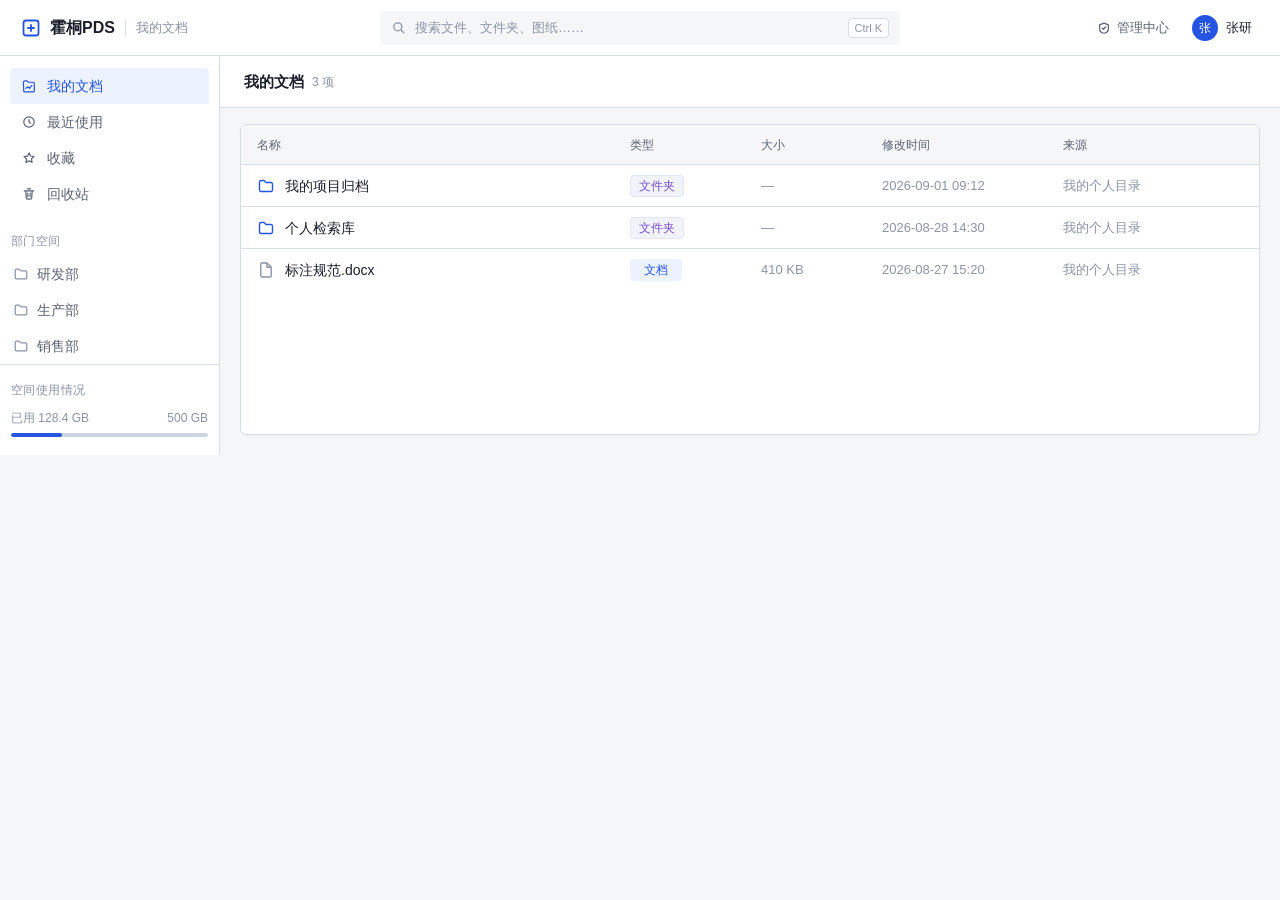
<file: prototype/pages/my-docs.html>
<!DOCTYPE html>
<html lang="zh-CN">
<head>
<meta charset="UTF-8" />
<meta name="viewport" content="width=device-width,initial-scale=1.0" />
<title>霍桐PDS · 我的文档</title>
<link rel="stylesheet" href="../ui-base.css" />
<link rel="stylesheet" href="user-shell.css" />
</head>
<body data-page="my-docs">
<div id="pagesApp"></div>
<script src="user-shell.js"></script>
</body>
</html>
</file>
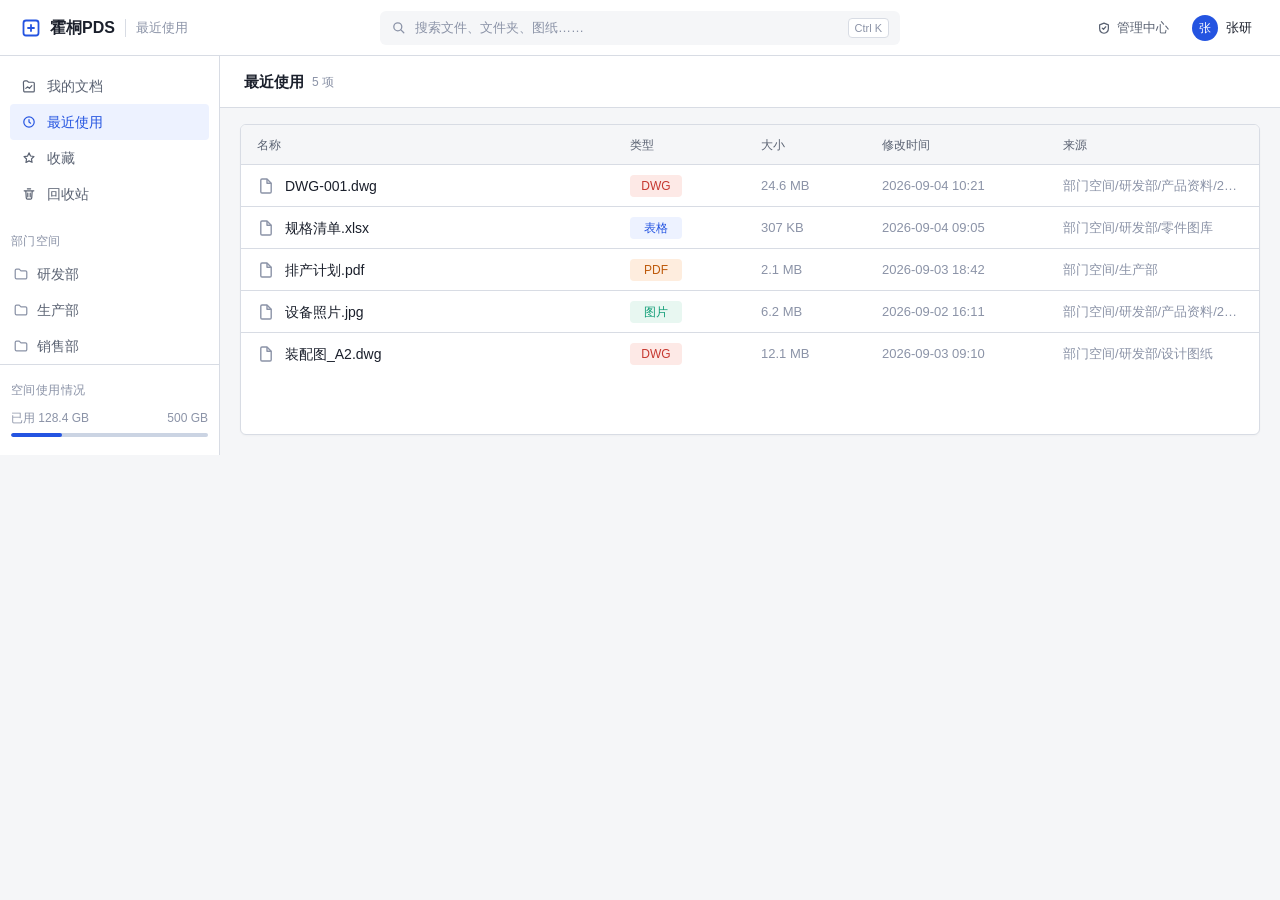
<file: prototype/pages/recent.html>
<!DOCTYPE html>
<html lang="zh-CN">
<head>
<meta charset="UTF-8" />
<meta name="viewport" content="width=device-width,initial-scale=1.0" />
<title>霍桐PDS · 最近使用</title>
<link rel="stylesheet" href="../ui-base.css" />
<link rel="stylesheet" href="user-shell.css" />
</head>
<body data-page="recent">
<div id="pagesApp"></div>
<script src="user-shell.js"></script>
</body>
</html>
</file>
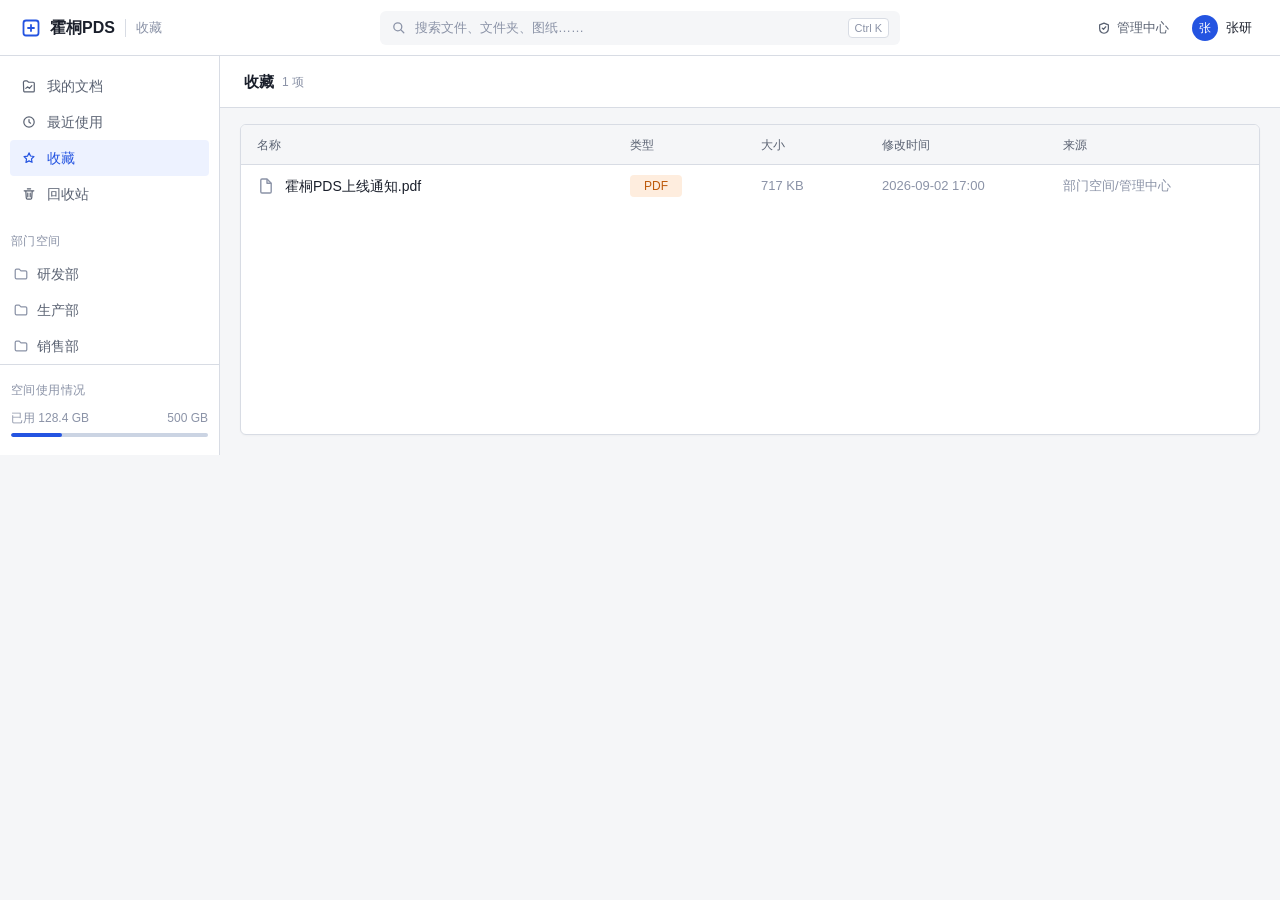
<file: prototype/pages/starred.html>
<!DOCTYPE html>
<html lang="zh-CN">
<head>
<meta charset="UTF-8" />
<meta name="viewport" content="width=device-width,initial-scale=1.0" />
<title>霍桐PDS · 收藏</title>
<link rel="stylesheet" href="../ui-base.css" />
<link rel="stylesheet" href="user-shell.css" />
</head>
<body data-page="starred">
<div id="pagesApp"></div>
<script src="user-shell.js"></script>
</body>
</html>
</file>
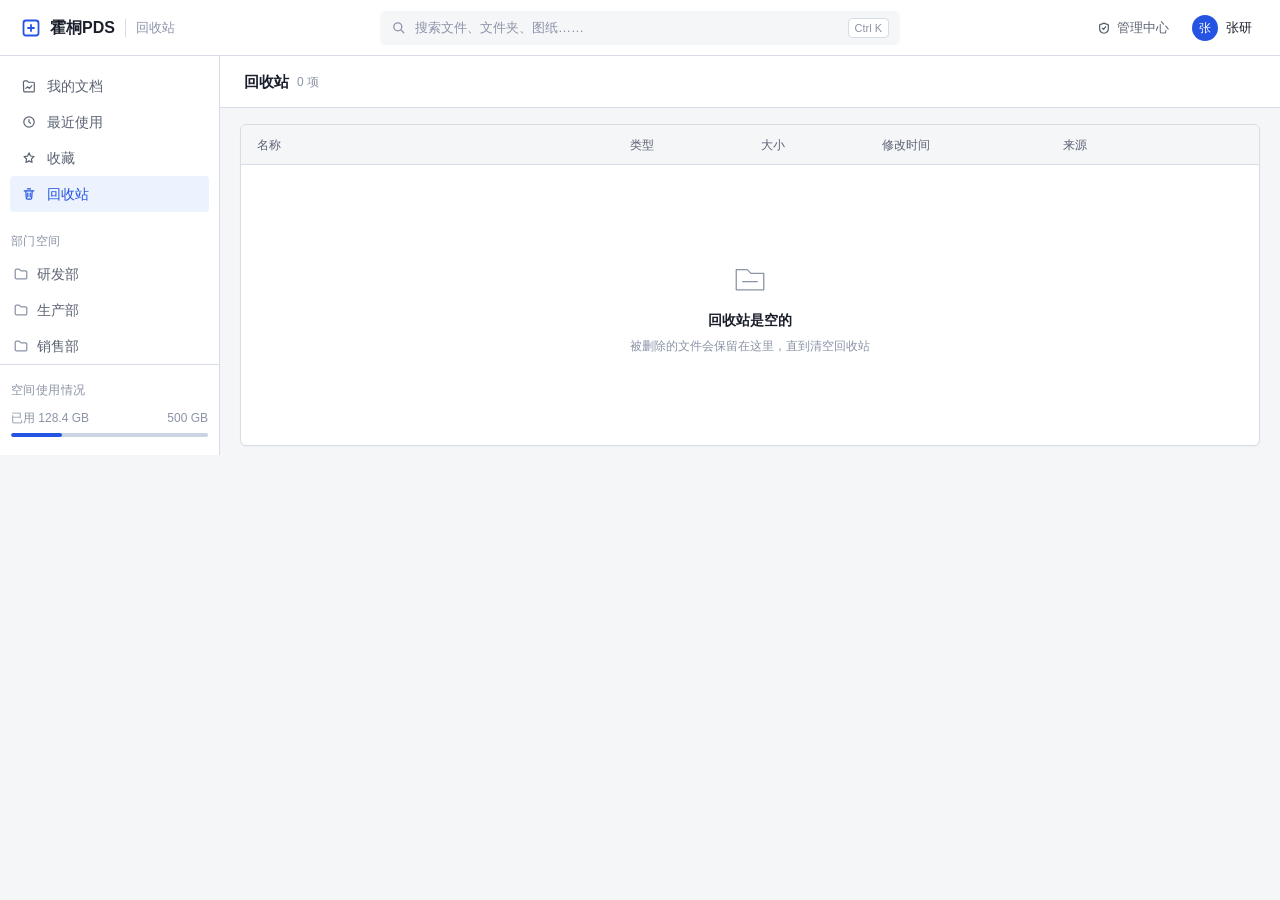
<file: prototype/pages/trash.html>
<!DOCTYPE html>
<html lang="zh-CN">
<head>
<meta charset="UTF-8" />
<meta name="viewport" content="width=device-width,initial-scale=1.0" />
<title>霍桐PDS · 回收站</title>
<link rel="stylesheet" href="../ui-base.css" />
<link rel="stylesheet" href="user-shell.css" />
</head>
<body data-page="trash">
<div id="pagesApp"></div>
<script src="user-shell.js"></script>
</body>
</html>
</file>
<file: prototype/ui-base.css>
/* =====================================================================
   霍桐PDS · 共享 UI 规范层  ui-base.css   （视觉冻结 V1.0）
   —— 面所有用户端 / 管理端页面遵守的唯一数据源。
   对照《霍桐PDS-V1.0-UI-UX设计方案》第二部分设计令牌 + 第八部分通用态。
   本文件不含任何页面私有布局（页面用各自 admin.css / page.css 落在其上）。

   引用顺序：先 ui-base.css，再页面私有 css。
   Root 语义命名 --color-*（设计稿权威），另保留 --primary 等长度别名
   （供早期运控原型 style.css 读同一套值，避免双源分叉）。页面禁止裸色值。
   ===================================================================== */

:root{
  /* —— 2.1 Color tokens（语义权威） —— */
  --color-primary:#2454E1;
  --color-primary-hover:#1D45BC;
  --color-primary-active:#173994;
  --color-primary-tint:#EDF2FF;
  --color-text-primary:#1A1F2B;
  --color-text-secondary:#5A6272;
  --color-text-tertiary:#8B93A7;
  --color-text-inverse:#FFFFFF;
  --color-border:#D8DCE4;
  --color-border-light:#EBEDF1;
  --color-background:#F5F6F8;
  --color-surface:#FFFFFF;
  --color-surface-hover:#EDF0F4;
  --color-surface-selected:#E6ECFC;
  --color-success:#1F9D61;
  --color-success-tint:#E6F6EE;
  --color-warning:#B7791F;      /* 预留/处理中琥珀（可读性校深） */
  --color-warning-tint:#FBF0DE;
  --color-danger:#D63B3B;
  --color-danger-tint:#FBECEC;
  --color-info:#2454E1;

  /* —— 文件类型标签语义色（文件端/管理端共用，避免页内裸色） —— */
  --file-folder-bg:#F0F3FA;  --file-folder-color:#7A4DD0;  --file-folder-border:#E2E6F2;
  --file-dwg-bg:#FDE9E6;     --file-dwg-color:#C63830;
  --file-model-bg:#E7F0FB;   --file-model-color:#1C6ED8;
  --file-pdf-bg:#FEEDDE;     --file-pdf-color:#BE5A0B;
  --file-img-bg:#E8F7F1;     --file-img-color:#0F9D76;
  --file-default-bg:var(--color-primary-tint); --file-default-color:var(--color-primary);

  /* —— 语义别名（与既有运控原型同值），本库共同引用 —— */
  --primary:var(--color-primary);
  --primary-hover:var(--color-primary-hover);
  --primary-soft:var(--color-primary-tint);
  --accent:var(--color-success);
  --ok:var(--color-success);
  --ok-soft:var(--color-success-tint);
  --warn:var(--color-warning);
  --warn-soft:var(--color-warning-tint);

  --text:var(--color-text-primary);
  --text-2:var(--color-text-secondary);
  --text-3:var(--color-text-tertiary);
  --border:var(--color-border);
  --border-2:#CBD4E3;
  --bg:var(--color-background);
  --surface:#FFFFFF;
  --nav-on:var(--color-primary-tint);
  --danger:var(--color-danger);
  --danger-soft:var(--color-danger-tint);

  /* —— 2.3/2.4 Radius —— */
  --radius-xs:2px;
  --radius-s:4px;
  --radius:6px;
  --radius-lg:10px;

  /* —— 2.5 Elevation（仅浮动元素） —— */
  --shadow-base:0 1px 2px rgba(20,30,60,.05);
  --shadow-fg:0 4px 12px rgba(20,30,60,.12),0 1px 3px rgba(20,30,60,.08);
  --shadow-float:0 8px 28px rgba(16,26,54,.18);

  /* —— Display Size Tokens · Medium(默认)基线 ——
     大中小是“密度”，不是机械缩放；字体显式分档、几何分档。 */
  /* 字号（用户端正文尺度；管理端在同 Token 族的紧凑档上略密，见 component 引用） */
  --ft-title:16px;
  --ft-subtitle:15px;
  --ft-file:14px;       /* 文件名称 */
  --ft-body:14px;       /* 页面主要正文 / 按钮 */
  --ft-meta:13px;       /* 辅助信息 / 表头(用户) */
  --ft-meta2:12px;      /* 次级 Meta / 小标签 */
  --ft-cap:11px;        /* 仅真正的角标/非关键计数允许 */
  --ft-label:12px;      /* 分区标题/上标 */

  /* 控件几何 */
  --control-h:34px;
  --control-h-sm:30px;
  --icon-btn-h:34px;
  --icon-btn-h-sm:28px;
  --btn-px:13px;        /* 普通按钮左右呼吸 */
  --btn-px-sm:11px;
  --gap-btn-ico:7px;

  /* 输入 */
  --inp-h:36px;
  --inp-px:11px;
  --field-gap:16px;

  /* 框帽/行高 */
  --header-h:54px;
  --toolbar-h:54px;
  --nav-item-h:38px;
  --tree-item-h:36px;
  --file-row-h:44px;
  --table-head-h:40px;
  --row-h:44px;             /* 同名早期 token，切至新值（文件/表格行） */
  --dense-row-h:46px;       /* 保留备用：更密/管理行 */
  --tag-h:24px;
  --menu-item-h:36px;
  --menu-item-px:11px;
  --tag-px:10px;
  --row-pad-x:16px;       /* 表格/文件行左右留白 */
  --nav-pad-x:11px;

  /* 栏 & 外扩面板 */
  --side-w:232px;
  --side-pad-x:10px;
  --drawer-w:380px;
  --drawer-pad-x:20px;
  --dialog-w:480px;
  --dialog-w-sm:420px;

  /* 图标 */
  --ico-16:16px;
  --tree-folder-ic:14px;

  --font:-apple-system,BlinkMacSystemFont,"Segoe UI","PingFang SC",
    "Microsoft YaHei","Helvetica Neue",Arial,sans-serif;
  --mono:"SFMono-Regular",Consolas,"Liberation Mono",Menlo,monospace;
}

/* —— Display Size · Small（高密度办公模式；显式值，不是整页缩小） —— */
body[data-ui-scale="s"]{
  --ft-title:15px; --ft-subtitle:14px; --ft-file:13px; --ft-body:13px;
  --ft-meta:12px; --ft-meta2:12px; --ft-cap:11px; --ft-label:12px;
  --control-h:30px; --control-h-sm:28px; --icon-btn-h:32px; --icon-btn-h-sm:26px;
  --btn-px:11px; --btn-px-sm:9px; --gap-btn-ico:6px;
  --inp-h:32px; --inp-px:10px; --field-gap:14px;
  --header-h:50px; --toolbar-h:50px; --nav-item-h:34px; --tree-item-h:32px;
  --file-row-h:40px; --table-head-h:36px; --row-h:40px; --dense-row-h:44px;
  --tag-h:20px; --menu-item-h:33px; --menu-item-px:10px;
  --tag-px:8px; --row-pad-x:14px; --nav-pad-x:10px;
  --side-w:216px; --drawer-w:344px; --drawer-pad-x:16px;
  --dialog-w:420px; --dialog-w-sm:400px;
  --ico-16:15px; --tree-folder-ic:13px;
}
body[data-ui-scale="l"]{
  --ft-title:18px; --ft-subtitle:17px; --ft-file:15px; --ft-body:15px;
  --ft-meta:14px; --ft-meta2:13px; --ft-cap:12px; --ft-label:13px;
  --control-h:38px; --control-h-sm:34px; --icon-btn-h:40px; --icon-btn-h-sm:32px;
  --btn-px:15px; --btn-px-sm:13px; --gap-btn-ico:8px;
  --inp-h:40px; --inp-px:13px; --field-gap:18px;
  --header-h:58px; --toolbar-h:58px; --nav-item-h:42px; --tree-item-h:40px;
  --file-row-h:48px; --table-head-h:44px; --row-h:48px; --dense-row-h:50px;
  --tag-h:24px; --menu-item-h:40px; --menu-item-px:13px;
  --tag-px:12px; --row-pad-x:20px; --nav-pad-x:13px;
  --side-w:240px; --drawer-w:420px; --drawer-pad-x:24px;
  --dialog-w:560px; --dialog-w-sm:520px;
  --ico-16:18px; --tree-folder-ic:16px;
}

*{box-sizing:border-box}
html,body{height:100%}
body{
  margin:0;
  font-family:var(--font);
  font-size:var(--ft-body);   /* 正文：随 S/M/L 显式分档 */
  line-height:1.5;
  color:var(--text);
  background:var(--bg);
  -webkit-font-smoothing:antialiased;
  overflow:hidden;
}
button{font-family:inherit;font-size:inherit;color:inherit;background:none;border:none;padding:0;margin:0;cursor:pointer}
input,select,textarea{font-family:inherit}
::selection{background:rgba(36,84,225,.18)}

/* ---------- 通用排版 ---------- */
.u-muted{color:var(--text-2)}
.u-faint{color:var(--text-3)}
.u-mono{font-family:var(--mono)}
.u-ellipsis{overflow:hidden;text-overflow:ellipsis;white-space:nowrap}

/* ---------- 表单基元 ---------- */
.field-label{display:block;font-size:12px;color:var(--text-2);margin:0 0 6px}
.form-field{margin-bottom:14px}
.inp,.sel,.area{
  width:100%;height:var(--inp-h);padding:0 var(--inp-px);
  border:1px solid var(--border-2);border-radius:var(--radius-s);
  font:inherit;color:var(--text);outline:none;background:var(--surface);
}
.sel{appearance:none;
  background-image:url("data:image/svg+xml,%3Csvg xmlns='http://www.w3.org/2000/svg' viewBox='0 0 16 16'%3E%3Cpath d='M4 6l4 4 4-4' fill='none' stroke='%238B93A7' stroke-width='1.5' stroke-linecap='round'/%3E%3C/svg%3E");
  background-repeat:no-repeat;background-position:right 10px center;background-size:13px}
.area{height:auto;resize:vertical;padding:7px var(--inp-px);min-height:72px}
.inp:focus,.area:focus{border-color:var(--primary);box-shadow:0 0 0 3px rgba(36,84,225,.12)}
.inp::placeholder,.area::placeholder{color:var(--text-3)}
input[type="checkbox"]{width:15px;height:15px;margin:0;accent-color:var(--primary);vertical-align:-2px}
.inp[disabled],.sel[disabled],.area[disabled]{background:var(--bg);color:var(--text-3);cursor:not-allowed}

/* ---------- 按钮 ---------- */
.btn{
  display:inline-flex;align-items:center;justify-content:center;gap:var(--gap-btn-ico);
  height:var(--control-h);padding:0 var(--btn-px);border-radius:var(--radius-s);
  font-size:var(--ft-meta);white-space:nowrap;border:1px solid transparent;
}
.btn svg{flex:none}
.btn--primary{background:var(--primary);color:#fff}
.btn--primary:hover{background:var(--primary-hover)}
.btn--ghost{background:var(--surface);color:var(--text);border-color:var(--border-2)}
.btn--ghost:hover{border-color:var(--primary);color:var(--primary)}
.btn--small{height:var(--control-h-sm);padding:0 var(--btn-px-sm)}
.btn--danger-text{color:var(--danger)}
.btn--danger-text:hover{border-color:var(--danger)}
.btn--danger{background:var(--danger);color:#fff}
.btn--danger:hover{background:#b5322f}
.btn--primary:disabled,.btn--ghost:disabled{opacity:.55;cursor:default}

.icon-btn{
  position:relative;display:inline-flex;align-items:center;justify-content:center;
  width:var(--icon-btn-h);height:var(--icon-btn-h);border-radius:var(--radius-s);color:var(--text-2);flex:none;
}
.icon-btn:hover{background:var(--bg);color:var(--text)}
.icon-btn svg{display:block}
.icon-btn--small{width:var(--icon-btn-h-sm);height:var(--icon-btn-h-sm)}
.icon-btn--danger:hover{color:var(--danger);background:var(--danger-soft)}
.icon-btn--danger-text{color:var(--text-3)}
.link-btn{color:var(--primary);padding:2px 4px;border-radius:var(--radius-s)}
.link-btn:hover{background:var(--primary-tint)}

/* ---------- 徽/点/标签 ---------- */
.tag{
  display:inline-flex;align-items:center;height:var(--tag-h);padding:0 var(--tag-px);
  border-radius:var(--radius-xs);gap:5px;
  font-size:12px;line-height:1;font-weight:500;white-space:nowrap;
}
.tag--ok{color:var(--ok);background:var(--ok-soft)}
.tag--warn{color:#8a5b00;background:var(--warn-soft)}
.tag--danger{color:var(--danger);background:var(--danger-soft)}
.tag--plain{color:var(--text-2);background:var(--bg)}
.tag--primary{color:var(--primary);background:var(--primary-tint)}
.dot{width:7px;height:7px;border-radius:50%;background:currentColor;display:inline-block}

/* ---------- 顶层容器/遮罩(shell 元素之上) ---------- */
#modalRoot{position:relative;z-index:80}
.modal-centering>div{background:var(--surface);border-radius:var(--radius);box-shadow:var(--shadow-float)}
.modal-scrim{position:fixed;inset:0;display:flex;align-items:center;justify-content:center;
  background:rgba(15,23,42,.30);z-index:80}

.drawer-scrim{position:fixed;inset:0;background:rgba(15,23,42,.32);z-index:60}
.drawer{position:fixed;top:0;bottom:0;width:var(--drawer-w);background:var(--surface);
  border-left:1px solid var(--border);box-shadow:var(--shadow-float);z-index:61;
  display:flex;flex-direction:column;transition:transform .22s cubic-bezier(.2,0,0,1)}
.drawer--left{right:auto;left:0;border-left:none;border-right:1px solid var(--border)}
.drawer[aria-hidden="true"]{transform:translateX(104%)}
.drawer--left[aria-hidden="true"]{transform:translateX(-104%)}
.drawer__head{flex:none;height:var(--header-h);display:flex;align-items:center;justify-content:space-between;
  padding:0 var(--drawer-pad-x);border-bottom:1px solid var(--border);font-weight:600;
  font-size:var(--ft-subtitle)}
.drawer__body{flex:1;overflow:auto;padding:var(--drawer-pad-x)}

.float-menu{position:fixed;z-index:90;min-width:var(--menu-minw,180px);padding:5px;background:var(--surface);
  border:1px solid var(--border);border-radius:var(--radius);box-shadow:var(--shadow-fg);
  list-style:none;margin:0}
.float-menu__item{display:flex;align-items:center;gap:var(--inp-px);height:var(--menu-item-h);padding:0 var(--menu-item-px);width:100%;
  border-radius:var(--radius-s);font-size:var(--ft-body);color:var(--text);cursor:pointer;white-space:nowrap;
  text-align:left}
.float-menu__item:hover{background:var(--primary-tint);color:var(--primary)}
.float-menu__item svg{flex:none;color:var(--text-3)}
.float-menu__item:hover svg{color:var(--primary)}
.float-menu__item.is-danger:hover{background:var(--danger-soft);color:var(--danger)}
.float-menu .menu-sep{height:1px;background:var(--border);margin:5px 4px}

.toast{position:fixed;left:50%;bottom:36px;transform:translateX(-50%);z-index:120;
  background:var(--text);color:#fff;font-size:13px;border-radius:var(--radius);
  box-shadow:var(--shadow-float);padding:10px 16px;max-width:70vw;animation:toast-in .2s ease}
@keyframes toast-in{from{opacity:0;transform:translateX(-50%) translateY(6px)}
  to{opacity:1;transform:translateX(-50%) translateY(0)}}

/* ---------- 通用对话框（挂 #modalRoot .modal-scrim 里） ---------- */
.dialog,.panel-box{background:var(--surface);border-radius:var(--radius);
  box-shadow:var(--shadow-float);border:1px solid var(--border)}
.dialog{width:var(--dialog-w);padding:var(--drawer-pad-x)}
.dialog--sm{width:var(--dialog-w-sm)}
.dialog__title{font-size:var(--ft-subtitle);font-weight:600;margin:0 0 4px}
.dialog__msg{font-size:var(--ft-meta);color:var(--text-2);margin:0 0 14px}
.dialog__actions,.dlg-foot{display:flex;justify-content:flex-end;gap:var(--btn-gap,8px);margin-top:var(--drawer-pad-x)}

/* ---------- 通用表格（管理端数据表；用户端列表见各自文件页 css） ---------- */
.tbl-scroll{overflow:auto;overscroll-behavior:contain}
.table-x{
  width:100%;border-collapse:separate;border-spacing:0;
  font-size:var(--ft-meta);color:var(--text);
}
.table-x th{
  position:sticky;top:0;z-index:2;background:var(--bg);
  text-align:left;font-weight:500;color:var(--text-2);font-size:var(--ft-meta2);
  padding:0 var(--row-pad-x);height:var(--table-head-h);white-space:nowrap;
  border-bottom:1px solid var(--border);
}
.table-x td{padding:0 var(--row-pad-x);height:var(--dense-row-h);border-bottom:1px solid var(--color-border-light);
  white-space:nowrap;overflow:hidden;text-overflow:ellipsis;min-width:0}
.table-x tbody tr:hover{background:#F7F9FD}
.table-x td .t-a{margin:0 -4px 0 0;padding:3px 4px;border-radius:var(--radius-s);
  color:var(--text-2);font-weight:500;cursor:pointer}
.table-x td .t-a:hover{background:var(--bg);color:var(--primary)}
.table-x tbody tr.is-selected{background:var(--primary-tint)}

/* 滚动条（克制） */
*::-webkit-scrollbar{width:9px;height:9px}
*::-webkit-scrollbar-thumb{background:#C4CCDa;border-radius:5px;border:2px solid transparent;background-clip:padding-box}
*::-webkit-scrollbar-thumb:hover{background:#Aeb7C8;background-clip:padding-box;border:2px solid transparent}
*::-webkit-scrollbar-track{background:transparent}
</file>
<file: prototype/style.css>
/* 霍桐PDS · PC 文件管理 视觉验证原型 — style.css
   分段 Part A：(1) 设计Token (2) Reset/基础 (3) 布局 (4) 顶栏 (5) 侧栏 (6) 细节通用控件
   对照《霍桐PDS-V1.0-UI-UX设计方案.md》。无渐变/玻璃/发光/emoji/粒子/3D。 */

:root {
  --primary: #2454E1;
  --primary-hover: #1c44c4;
  --primary-soft: #E6ECFC;
  --accent: #0F9D76;
  --text: #1F2A44;
  --text-2: #52617A;
  --text-3: #8A96AE;
  --border: #E3E7EF;
  --border-2: #CBD4E3;
  --bg: #F5F6F8;
  --surface: #FFFFFF;
  --nav-on: #E7EDFB;
  --danger: #D93025;
  --danger-soft: #FDECEA;
  --radius: 6px;
  --radius-s: 4px;
  --shadow-fg: 0 8px 28px rgba(15, 23, 42, 0.12), 0 1px 3px rgba(15, 23, 42, 0.08);
  --shadow-float: 0 12px 32px rgba(15, 23, 42, 0.16);
  --font: -apple-system, BlinkMacSystemFont, "Segoe UI", "PingFang SC",
    "Microsoft YaHei", "Helvetica Neue", Arial, sans-serif;
  --mono: "SFMono-Regular", Consolas, "Liberation Mono", Menlo, monospace;
  --row-h: 44px;   /* 保持：由 ui-base 的 S/M/L 覆盖（这里留兼容旧引用） */
  --dense-row-h: 46px;
}

* { box-sizing: border-box; }

html, body { height: 100%; }

body {
  margin: 0;
  font-family: var(--font);
  font-size: var(--ft-body);
  line-height: 1.5;
  color: var(--text);
  background: var(--bg);
  -webkit-font-smoothing: antialiased;
  overflow: hidden;
}

button {
  font-family: inherit;
  font-size: inherit;
  color: inherit;
  background: none;
  border: none;
  padding: 0;
  margin: 0;
  cursor: pointer;
}

::selection { background: rgba(36, 84, 225, 0.18); }

/* ---------- 布局骨架（全屏三栏） ---------- */
.topbar {
  height: var(--header-h);
  display: flex;
  align-items: center;
  gap: var(--field-gap);
  padding: 0 var(--drawer-pad-x);
  background: var(--surface);
  border-bottom: 1px solid var(--border);
  position: relative;
  z-index: 30;
}

.layout {
  display: flex;
  height: calc(100% - var(--header-h));
  width: 100%;
}

/* ---------- 顶栏 ---------- */
.topbar__left {
  display: flex;
  align-items: center;
  gap: 8px;
  min-width: 200px;
}
.brand-mark {
  display: inline-flex;
  align-items: center;
  justify-content: center;
  color: var(--primary);
}
.brand-mark svg { display: block; }
.brand-name { font-size: 16px; font-weight: 600; letter-spacing: 0.2px; }

.global-search {
  flex: 1;
  max-width: 560px;
  height: 32px;
  margin: 0 auto;
  display: flex;
  align-items: center;
  gap: 8px;
  padding: 0 10px;
  background: var(--bg);
  border: 1px solid transparent;
  border-radius: var(--radius-s);
  color: var(--text-3);
}
.global-search:focus-within {
  background: var(--surface);
  border-color: var(--primary);
  box-shadow: 0 0 0 3px rgba(36, 84, 225, 0.12);
}
.global-search .icon { flex: none; }
.global-search input {
  flex: 1;
  border: none;
  background: none;
  outline: none;
  font: inherit;
  color: var(--text);
  min-width: 0;
}
.keycap {
  flex: none;
  font-family: var(--font);
  font-size: 11px;
  color: var(--text-3);
  border: 1px solid var(--border-2);
  border-bottom-width: 2px;
  border-radius: var(--radius-s);
  padding: 1px 6px;
  line-height: 1.4;
}

.topbar__right {
  display: flex;
  align-items: center;
  gap: 6px;
  min-width: 200px;
  justify-content: flex-end;
}

.icon-btn {
  position: relative;
  display: inline-flex;
  align-items: center;
  justify-content: center;
  width: var(--icon-btn-h);
  height: var(--icon-btn-h);
  border-radius: var(--radius-s);
  color: var(--text-2);
}
.icon-btn:hover { background: var(--bg); color: var(--text); }
.icon-btn svg { display: block; }

.icon-btn.has-dot .dot {
  position: absolute;
  top: 6px;
  right: 6px;
  width: 7px;
  height: 7px;
  border-radius: 50%;
  background: var(--danger);
  border: 1.5px solid var(--surface);
}

.user-chip {
  display: inline-flex;
  align-items: center;
  gap: 8px;
  padding: 3px 8px 3px 3px;
  margin-left: 6px;
  border-radius: 20px;
}
.user-chip:hover { background: var(--bg); }
.avatar {
  display: inline-flex;
  align-items: center;
  justify-content: center;
  width: 26px;
  height: 26px;
  border-radius: 50%;
  background: var(--primary);
  color: #fff;
  font-size: 12px;
  font-weight: 500;
}
.user-name { font-size: 13px; color: var(--text); }

/* ---------- 侧栏 ---------- */
.sidebar {
  width: var(--side-w);
  flex: none;
  display: flex;
  flex-direction: column;
  background: var(--surface);
  border-right: 1px solid var(--border);
  overflow: auto;
  padding: 8px 0 12px;
  transition: margin-left 0.18s ease;
}

.side-nav { padding: 4px var(--nav-pad-x); }
.nav-item {
  display: flex;
  align-items: center;
  gap: 10px;
  width: 100%;
  height: var(--nav-item-h);
  padding: 0 var(--nav-pad-x);
  border-radius: var(--radius-s);
  color: var(--text-2);
  font-size: var(--ft-body);
}
.nav-item:hover { background: var(--bg); color: var(--text); }
.nav-item svg { flex: none; color: var(--text-3); }
.nav-item--on {
  background: var(--nav-on);
  color: var(--primary);
  font-weight: 500;
}
.nav-item--on svg, .tree-row--on svg { color: var(--primary); }

.side-block { margin-top: 12px; }
.side-block__label {
  margin: 0;
  padding: 4px var(--nav-pad-x);
  font-size: var(--ft-meta2);
  color: var(--text-3);
  letter-spacing: 0.6px;
  text-transform: none;
}

.space-tree { list-style: none; margin: 2px 0 0; padding: 0; }
.tree-row {
  display: flex;
  align-items: center;
  gap: var(--nav-pad-x);
  width: 100%;
  height: var(--tree-item-h);
  padding: 0 calc(var(--nav-pad-x) + 3px);
  color: var(--text-2);
  font-size: var(--ft-body);
  white-space: nowrap;
  overflow: hidden;
  text-overflow: ellipsis;
}
.tree-row:hover { background: var(--bg); color: var(--text); }
.tree-row--on { background: var(--nav-on); color: var(--primary); font-weight: 500; }
.tree-row svg { flex: none; }
.tree-arrow { color: var(--text-3); }
.tree-arrow { opacity: 0; }
.tree-row--on .tree-arrow, .tree-row:hover .tree-arrow { opacity: 1; }

.side-footer {
  margin-top: auto;
  padding: 16px 18px 6px;
  border-top: 1px solid var(--border);
}
.side-footer .side-block__label { padding: 0 0 10px; }
.capacity-label {
  display: flex;
  justify-content: space-between;
  font-size: 11px;
  color: var(--text-3);
  margin-bottom: 6px;
}
.capacity-track {
  height: 4px;
  border-radius: 2px;
  background: var(--border-2);
  overflow: hidden;
}
.capacity-fill {
  display: block;
  height: 100%;
  width: 25.7%;
  border-radius: 2px;
  background: var(--primary);
}

/* 侧栏折叠态（body.nav-collapsed） */
body.nav-collapsed .sidebar { margin-left: -232px; }
body.nav-collapsed #idCardWrap { margin-left: -232px; }
/* style.css Part B：主区 / 工具栏与视图切换 / 表头与列表行（对齐网格） */

.main {
  flex: 1;
  min-width: 0;
  display: flex;
  flex-direction: column;
  background: var(--bg);
}

/* 面包屑 + 侧栏收起按钮行 */
.main-toolbar {
  display: flex;
  align-items: center;
  gap: var(--btn-px-sm);
  height: var(--toolbar-h);
  padding: 0 calc(var(--drawer-pad-x) + 4px);
  flex: none;
  background: var(--surface);
  border-bottom: 1px solid var(--border);
}
.breadcrumb, .crumb {
  display: flex;
  align-items: center;
  gap: 2px;
  min-width: 0;
  flex: 1;
  flex-wrap: nowrap;
  overflow: hidden;
}
.crumb__item {
  padding: 3px 8px;
  border-radius: var(--radius-s);
  color: var(--primary);
  font-size: 13px;
  white-space: nowrap;
}
.crumb__item:hover { background: var(--primary-soft); }
.crumb__item--current { color: var(--text); font-weight: 600; cursor: default; }
.crumb__item--current:hover { background: transparent; }
.crumb__sep { color: var(--text-3); margin: 0 1px; }

.toolbar-btn {
  display: inline-flex;
  align-items: center;
  justify-content: center;
  width: 32px;
  height: 30px;
  padding: 0;
  border-radius: var(--radius-s);
  color: var(--text-2);
  flex: none;
}

/* 文件面板 */
.file-panel {
  flex: 1;
  margin: 16px 20px 20px;
  min-width: 0;
  min-height: 0;
  display: flex;
  flex-direction: column;
  background: var(--surface);
  border: 1px solid var(--border);
  border-radius: var(--radius);
  overflow: hidden;
  box-shadow: 0 1px 2px rgba(15, 23, 42, 0.03);
}

/* ---------- 工具栏 ---------- */
.panel-bar {
  flex: none;
  min-height: var(--toolbar-h);
  display: flex;
  align-items: center;
  gap: var(--inp-px);
  padding: 0 var(--field-gap);
  border-bottom: 1px solid var(--border);
  background: var(--surface);
}

.btn {
  display: inline-flex;
  align-items: center;
  justify-content: center;
  gap: var(--gap-btn-ico);
  height: var(--control-h);
  padding: 0 var(--btn-px);
  border-radius: var(--radius-s);
  font-size: var(--ft-body);
  white-space: nowrap;
}
.btn svg { flex: none; }
.btn--primary {
  background: var(--primary);
  color: #fff;
}
.btn--primary:hover { background: var(--primary-hover); }
.btn--ghost {
  background: var(--surface);
  color: var(--text);
  border: 1px solid var(--border-2);
}
.btn--ghost:hover { border-color: var(--primary); color: var(--primary); }
.btn--small { height: var(--control-h-sm); padding: 0 var(--btn-px-sm); font-size: var(--ft-body); }
.btn--danger-text { color: var(--danger); }
.btn--danger-text:hover { border-color: var(--danger); }
.icon-btn--small { width: var(--icon-btn-h-sm); height: var(--icon-btn-h-sm); }

.bar-multi-count { font-weight: 600; color: var(--text); }
.bar-multi-sep { width: 1px; height: 18px; background: var(--border); margin: 0 4px; }
.icon-btn[data-act="more"] { font-size: 18px; line-height: 1; color: var(--text-3); }
.icon-btn[data-act="more"]:hover { color: var(--text); background: var(--bg); }

.bar-views {
  margin-left: auto;
  display: flex;
  gap: 2px;
  padding: 2px;
  background: var(--bg);
  border-radius: var(--radius-s);
}
.view-toggle {
  display: inline-flex;
  align-items: center;
  justify-content: center;
  width: 30px;
  height: 26px;
  border-radius: var(--radius-s);
  color: var(--text-3);
  background: var(--surface);
  box-shadow: 0 0 0 1px var(--border);
}
.view-toggle:hover { color: var(--text); }
.view-toggle--on {
  color: #fff;
  background: var(--primary);
  box-shadow: none;
}
.view-toggle--on svg rect { fill: currentColor; stroke: none; }

/* ---------- 表头与列表共用网格 ---------- */
:root { --grid-cols: 44px minmax(150px, 1fr) 112px 96px 160px 120px 44px; }

.table-head,
.file-row {
  display: grid;
  grid-template-columns: var(--grid-cols);
  align-items: center;
  column-gap: var(--gap-btn-ico);
  padding: 0 var(--row-pad-x);
}

.table-head {
  flex: none;
  height: var(--table-head-h);
  background: var(--bg);
  border-bottom: 1px solid var(--border);
}
.table-head > div {
  font-size: var(--ft-meta2);
  color: var(--text-2);
  font-weight: 500;
  white-space: nowrap;
  overflow: hidden;
  text-overflow: ellipsis;
}
.col-sort { cursor: pointer; user-select: none; }
.col-sort::after { content: ""; display: inline-block; }
.col-check { display: flex; align-items: center; }
input[type="checkbox"] {
  width: 15px;
  height: 15px;
  margin: 0;
  accent-color: var(--primary);
}

/* 文件列表滚动体与内容 */
.table-scroll {
  flex: 1;
  min-height: 0;
  overflow: auto;
  overscroll-behavior: contain;
}
.file-list { min-height: 100%; }

.file-row {
  position: relative;
  height: var(--row-h);
  border-bottom: 1px solid var(--border);
  cursor: default;
  user-select: none;
}
.file-row:last-child { border-bottom: none; }
.file-row:hover { background: #F7F9FD; }
.file-row.is-selected { background: var(--primary-soft); }
.file-row.is-selected::before {
  content: "";
  position: absolute;
  left: 0;
  top: 0;
  bottom: 0;
  width: 3px;
  background: var(--primary);
}

.file-row > * {
  min-width: 0;
  white-space: nowrap;
  overflow: hidden;
  text-overflow: ellipsis;
  font-size: var(--ft-meta);
  color: var(--text-2);
}
.file-row .cell-name {
  display: flex;
  align-items: center;
  gap: 8px;
  color: var(--text);
  font-size: var(--ft-file);
  font-weight: 500;
}
.file-row .cell-file-icon { flex: none; color: var(--text-3); display: inline-flex; }
.file-row .cell-name span.txt { overflow: hidden; text-overflow: ellipsis; }
.file-list.is-grid .file-row { border-bottom: none; }

/* 类型标签 / 文件夹名等样式承接 Part C */

.col-more { display: flex; justify-content: flex-end; }
.row-more {
  display: inline-flex;
  align-items: center;
  justify-content: center;
  width: 26px;
  height: 26px;
  border-radius: var(--radius-s);
  color: var(--text-3);
  font-size: 18px;
  line-height: 1;
  visibility: hidden;
}
.file-row:hover .row-more, .file-row.is-selected .row-more,
.row-more.is-open { visibility: visible; color: var(--text); }
.row-more:hover { background: rgba(36, 84, 225, 0.1); }
/* style.css Part C：文件行图标与类型 / 网格卡片 / 空态 */

/* 文件类型图标（写入行模板的各自色彩） */
.file-row .cell-file-icon.fd { color: #2454E1; }
.frow-kind-tag {
  display: inline-flex;
  align-items: center;
  justify-content: center;
  height: var(--tag-h);
  padding: 0 7px;
  font-size: var(--ft-meta2);
  border-radius: var(--radius-s);
  font-weight: 600;
  letter-spacing: 0.2px;
  color: #fff;
  background: var(--primary);
}
.kind-folder { background: #F0F3FA; color: #7A4DD0; border: 1px solid #E2E6F2; font-weight: 600; }
.kind-dwg    { background: #FDE9E6; color: #D93025; }
.kind-model  { background: #E7F0FB; color: #1C6ED8; }
.kind-pdf    { background: #FEEDDE; color: #BE5A0B; }
.kind-img    { background: #E8F7F1; color: #0F9D76; }

.file-row .cell-type {
  display: inline-flex;
  min-width: 0;
}
.file-row .cell-size { color: var(--text-2); font-variant-numeric: tabular-nums; }
.file-row .cell-date { color: var(--text-3); font-variant-numeric: tabular-nums; }
.file-row .cell-user { color: var(--text-3); }

/* ---------- 网格视图 ---------- */
.file-list.is-grid {
  display: grid;
  grid-template-columns: repeat(auto-fill, minmax(176px, 1fr));
  grid-auto-rows: min-content;
  align-content: start;
  align-items: start;
  gap: 14px;
  padding: 16px;
  overflow: auto;
}
.file-list.is-grid .file-row {
  position: relative;
  display: flex;
  flex-direction: column;
  align-self: start;
  justify-content: flex-start;
  height: auto;
  min-height: 0;
  width: 100%;
  padding: 10px;
  border: 1px solid var(--border);
  border-radius: var(--radius);
  background: var(--surface);
  box-sizing: border-box;
}
.file-list.is-grid .file-row:hover { border-color: var(--border-2); background: #F7F9FD; }
.file-list.is-grid .file-row.is-selected {
  border-color: var(--primary);
  box-shadow: 0 0 0 1px var(--primary) inset;
}
.file-list.is-grid .file-row.is-selected::before { display: none; }
.file-list.is-grid .cell-check { position: absolute; top: 8px; right: 8px; }
.file-list.is-grid .cell-type { margin-top: 10px; }
.file-list.is-grid .cell-type .frow-kind-tag { display: none; }
.file-list.is-grid .cell-size,
.file-list.is-grid .cell-date,
.file-list.is-grid .cell-user { display: none; }

.grid-tile-main { display: flex; flex-direction: column; gap: 6px; }
.grid-tile-preview {
  height: 72px;
  display: flex;
  align-items: center;
  justify-content: center;
  color: var(--text-3);
  flex: none;
  overflow: hidden;
}
.grid-tile-preview svg { display: block; width: 40px; height: auto; max-height: 48px; }
.grid-tile-meta { display: flex; flex-direction: column; gap: 2px; }
.grid-tile-name {
  font-weight: 500;
  font-size: var(--ft-file);
  color: var(--text);
  overflow: hidden;
  text-overflow: ellipsis;
  white-space: nowrap;
}
.grid-tile-sub {
  font-size: var(--ft-meta2);
  color: var(--text-3);
  display: flex;
  gap: var(--gap-btn-ico);
}

/* 文件行内若使用大文件图标 svg */
.dwg-thumb-svg circle { fill: #FDEBE7; }
/* style.css Part D：抽屉 / 浮层 / 菜单 / 对话框 / 提示 / 上传 / 演示盘 / 滚动条 */

/* ---------- 详情 Drawer ---------- */
.drawer-scrim {
  position: fixed;
  inset: 0;
  background: rgba(15, 23, 42, 0.32);
  z-index: 60;
}
.drawer {
  position: fixed;
  top: 0;
  right: 0;
  bottom: 0;
  width: var(--drawer-w);
  background: var(--surface);
  border-left: 1px solid var(--border);
  box-shadow: var(--shadow-float);
  transform: translateX(0);
  z-index: 61;
  display: flex;
  flex-direction: column;
  transition: transform 0.22s cubic-bezier(0.2, 0, 0, 1);
}
.drawer[aria-hidden="true"] { transform: translateX(104%); }
.drawer__head {
  flex: none;
  height: var(--header-h);
  display: flex;
  align-items: center;
  justify-content: space-between;
  padding: 0 var(--drawer-pad-x);
  border-bottom: 1px solid var(--border);
  font-weight: 600;
  font-size: var(--ft-subtitle);
}
.drawer__body { flex: 1; overflow: auto; padding: var(--drawer-pad-x); }

.detail-hero {
  display: flex;
  align-items: center;
  gap: 12px;
  padding: 6px 2px 16px;
  border-bottom: 1px solid var(--border);
}
.detail-dname { font-size: 15px; font-weight: 600; word-break: break-all; }
.detail-dsub { margin-top: 2px; font-size: 12px; color: var(--text-3); }

.detail-rows { margin: 14px 0 0; }
.detail-row {
  display: flex;
  justify-content: space-between;
  gap: 12px;
  padding: 8px 0;
  font-size: 13px;
  border-bottom: 1px dashed var(--border);
}
.detail-row dt { color: var(--text-3); font-weight: 400; flex: none; }
.detail-row dd { margin: 0; color: var(--text); text-align: right; word-break: break-all; }

.drawer-actions {
  display: grid;
  grid-template-columns: 1fr 1fr;
  gap: 8px;
  margin-top: 18px;
}
.drawer-actions .btn-grow { width: 100%; justify-content: center; }

.detail-preview {
  border: 1px solid var(--border);
  background: var(--bg);
  border-radius: var(--radius);
  padding: 26px;
  display: flex;
  flex-direction: column;
  align-items: center;
  gap: 10px;
  color: var(--text-3);
  font-size: 12px;
  margin-top: 8px;
}

/* ---------- 右键 / 行内 菜单 ---------- */
.float-menu {
  position: fixed;
  z-index: 90;
  min-width: var(--menu-minw, 176px);
  padding: 5px;
  background: var(--surface);
  border: 1px solid var(--border);
  border-radius: var(--radius);
  box-shadow: var(--shadow-fg);
  list-style: none;
  margin: 0;
}
.float-menu__item {
  display: flex;
  align-items: center;
  gap: var(--gap-btn-ico);
  height: var(--menu-item-h);
  padding: 0 var(--menu-item-px);
  border-radius: var(--radius-s);
  font-size: var(--ft-body);
  color: var(--text);
  cursor: pointer;
  white-space: nowrap;
  width: 100%;
  text-align: left;
}
.float-menu__item:hover { background: var(--primary-soft); color: var(--primary); }
.float-menu__item svg { flex: none; color: var(--text-3); }
.float-menu__item:hover svg { color: var(--primary); }
.float-menu__item.is-danger:hover { background: var(--danger-soft); color: var(--danger); }
.float-menu__item.is-danger:hover svg { color: var(--danger); }
.float-menu__item.is-disabled { color: var(--text-3); cursor: not-allowed; }
.float-menu__item.is-disabled:hover { background: none; color: var(--text-3); }
.float-menu .menu-sep { height: 1px; background: var(--border); margin: 5px 4px; }

/* ---------- 通用对话框 ---------- */
.dialog {
  background: var(--surface);
  border-radius: var(--radius);
  box-shadow: var(--shadow-float);
  width: var(--dialog-w);
  padding: 20px;
}
.dialog__title { font-size: var(--ft-subtitle); font-weight: 600; margin: 0 0 4px; }
.dialog__msg { font-size: var(--ft-meta); color: var(--text-2); margin: 0 0 16px; }
.dialog__msg .em { font-weight: 600; color: var(--text); }

.dialog-input-label { display: block; font-size: var(--ft-meta2); color: var(--text-2); margin-bottom: 6px; }
.dialog-input {
  width: 100%;
  height: var(--inp-h);
  padding: 0 var(--inp-px);
  border: 1px solid var(--border-2);
  border-radius: var(--radius-s);
  font: inherit;
  color: var(--text);
  outline: none;
}
.dialog-input:focus { border-color: var(--primary); box-shadow: 0 0 0 3px rgba(36, 84, 225, 0.12); }

.dialog__actions, .dlg-foot {
  display: flex;
  justify-content: flex-end;
  gap: var(--btn-gap, 8px);
  margin-top: var(--drawer-pad-x);
}
.btn--primary:disabled, .btn--ghost:disabled { opacity: 0.55; cursor: default; }

/* 层容器与居中遮罩（modalRoot） */
#modalRoot { position: relative; z-index: 80; }

.modal-centering {
  position: fixed;
  inset: 0;
  display: flex;
  align-items: center;
  justify-content: center;
  background: rgba(15, 23, 42, 0.30);
  z-index: 80;
}

/* ---------- Toast ---------- */
.toast {
  position: fixed;
  left: 50%;
  bottom: 84px;
  transform: translateX(-50%);
  z-index: 120;
  background: #1F2A44;
  color: #fff;
  font-size: 13px;
  border-radius: var(--radius);
  box-shadow: var(--shadow-float);
  padding: 10px 16px;
  max-width: 70vw;
  animation: toast-in 0.2s ease;
}
@keyframes toast-in {
  from { opacity: 0; transform: translateX(-50%) translateY(6px); }
  to { opacity: 1; transform: translateX(-50%) translateY(0); }
}

/* ---------- 上传浮层 ---------- */
.upload-float {
  position: fixed;
  right: 20px;
  bottom: 68px;
  z-index: 70;
  width: 348px;
  display: flex;
  flex-direction: column;
  align-items: stretch;
  gap: 8px;
}
.upload-float__trigger {
  display: flex;
  align-items: center;
  gap: 10px;
  background: #1F2A44;
  color: #fff;
  border-radius: 24px;
  height: 48px;
  padding: 0 16px 0 12px;
  box-shadow: var(--shadow-float);
  min-width: 0;
  text-align: left;
}
.upload-pulse {
  flex: none;
  width: 10px;
  height: 10px;
  border-radius: 50%;
  background: var(--accent);
}
.upload-float__text {
  flex: 1;
  min-width: 0;
  font-size: 13px;
  white-space: nowrap;
  overflow: hidden;
  text-overflow: ellipsis;
}
.upload-float__caret { color: #fff; opacity: 0.85; }
.upload-float__caret svg { display: block; }

.progress-mini {
  flex: none;
  width: 96px;
  height: 4px;
  border-radius: 2px;
  background: rgba(255, 255, 255, 0.24);
  overflow: hidden;
}
.progress-mini i {
  display: block;
  height: 100%;
  width: 44%;
  background: #fff;
  border-radius: 2px;
}

.upload-panel {
  background: var(--surface);
  border: 1px solid var(--border);
  border-radius: var(--radius);
  box-shadow: var(--shadow-float);
  padding: 4px 0;
}
.upload-panel__head {
  display: flex;
  align-items: center;
  justify-content: space-between;
  padding: 8px 12px 4px;
}
.upload-panel__head .up-title { font-weight: 600; font-size: 13px; }
.up-head-actions { display: flex; gap: 2px; }
.up-list { padding: 4px 6px 6px; }
.up-task {
  display: flex;
  flex-direction: column;
  gap: 8px;
  padding: 12px 8px;
}
.up-task + .up-task { border-top: 1px solid var(--border); }
.up-task__top { display: flex; align-items: center; gap: 10px; min-width: 0; }
.up-file-ico { flex: none; color: var(--text-3); display: inline-flex; }
.up-task__name {
  flex: 1;
  min-width: 0;
  font-size: 13px;
  font-weight: 500;
  overflow: hidden;
  text-overflow: ellipsis;
  white-space: nowrap;
}
.up-task__name small { display: block; color: var(--text-3); font-weight: 400; }
.up-bar {
  height: 4px;
  border-radius: 2px;
  background: var(--border-2);
  overflow: hidden;
  margin-top: 2px;
}
.up-bar i { display: block; height: 100%; background: var(--primary); border-radius: 2px; }
.up-task__rate { font-size: 11px; color: var(--text-3); display: flex; justify-content: space-between; }
.up-foot {
  padding: 8px 12px;
  border-top: 1px solid var(--border);
  font-size: 12px;
  color: var(--text-3);
}

/* ---------- 演示切换盘 ---------- */
.demo-control {
  position: fixed;
  right: 20px;
  bottom: 20px;
  z-index: 50;
  display: flex;
  flex-direction: column;
  align-items: flex-end;
  gap: 7px;
}
.demo-control__hint { font-size: 11px; color: var(--text-3); padding-right: 4px; }
.demo-pills {
  display: flex;
  gap: 4px;
  background: #fff;
  border: 1px solid var(--border);
  border-radius: 22px;
  padding: 4px;
  box-shadow: var(--shadow-fg);
}
.demo-pill {
  height: 28px;
  padding: 0 12px;
  border-radius: 20px;
  font-size: 12px;
  color: var(--text-2);
  white-space: nowrap;
}
.demo-pill:hover { background: var(--bg); }
.demo-pill.is-on { background: var(--primary-soft); color: var(--primary); font-weight: 600; }

/* ---------- 界面大小（大/中/小，置于工具栏收起按钮左侧） ---------- */
.mt-scale {
  display: inline-flex;
  align-items: center;
  gap: 2px;
  margin-right: 4px;
  background: var(--bg);
  border: 1px solid var(--border);
  border-radius: 6px;
  padding: 2px;
  flex: none;
}
.mt-scale-btn {
  height: 24px;
  padding: 0 9px;
  border-radius: 5px;
  font-size: 12px;
  color: var(--text-2);
  white-space: nowrap;
  line-height: 1;
}
.mt-scale-btn:hover { background: #fff; color: var(--text); }
.mt-scale-btn.is-on { background: #fff; color: var(--primary); font-weight: 600; }

/* ---------- 滚动条（克制） ---------- */
::-webkit-scrollbar { width: 10px; height: 10px; }
::-webkit-scrollbar-thumb {
  background: transparent;
  border-radius: 5px;
  border: 3px solid transparent;
  background-clip: content-box;
}
*:hover::-webkit-scrollbar-thumb,
::-webkit-scrollbar-thumb:hover { background-color: var(--border-2); }
/* style.css Part E：网格卡片最终版标记 & 布局常量补全 */

/* 网格卡片行：主容器是 .file-row，内部结构：
   .cell-check / .g-preview / .g-name / .g-sub */
.file-list.is-grid .file-row .cell-preview {
  height: 104px;
  border-radius: 6px;
  border: 1px solid var(--border);
  background: var(--bg);
  display: flex;
  align-items: center;
  justify-content: center;
  color: var(--text-3);
}
.file-list.is-grid .file-row .g-block { display: grid; gap: 4px; }
.file-list.is-grid .file-row .g-block { width: 100%; }
.file-list.is-grid .file-row .g-name {
  font-weight: 500;
  font-size: var(--ft-file);
  color: var(--text);
  overflow: hidden;
  text-overflow: ellipsis;
  white-space: nowrap;
}
.file-list.is-grid .file-row .g-meta {
  display: flex;
  justify-content: space-between;
  gap: var(--inp-px);
  font-size: var(--ft-meta2);
  color: var(--text-3);
}
.file-list.is-grid .file-row .g-meta .g-type { font-weight: 600; }
.file-list.is-grid .file-row .cell-meta-row { margin-top: 8px; }

/* 文件夹网格缩略（可留空） */
.file-list.is-grid .cell-preview .thumb-dir {
  width: 40px;
  height: 30px;
}

/* ===== 空态 / 加载占位（列表第一帧前） ===== */
.empty-hint {
  padding: 48px 24px;
  text-align: center;
  color: var(--text-3);
  font-size: 13px;
}

/* ===== 响应式兜底：文本省略列 ===== */
@media (max-width: 1180px) {
  .file-row .cell-user, .table-head .col-user { display: none; }
  .file-row .cell-size { display: none; }
  :root { --grid-cols: 44px minmax(150px,1fr) 96px 150px 44px; }
  .file-row.is-grid .file-row > .cell-type { grid-column: 2; }
}

.btn > svg { width: 15px; height: 15px; }
.view-toggle > svg,
.icon-btn > svg,
.global-search > svg,
.toolbar-btn > svg { width: 16px; height: 16px; display: block; }
.icon-btn--small > svg { width: 14px; height: 14px; }
.nav-item > svg,
.side-nav .nav-item svg { flex: none; width: 16px; height: 16px; }
.tree-row > .tree-arrow { flex: none; width: 12px; height: 12px; }
.tree-row > .tree-folder { flex: none; width: 14px; height: 14px; }
.file-row .cell-name {
  overflow: hidden;
}
.file-row .cell-file-icon { display: inline-flex; align-items: center; justify-content: center; width: 22px; height: 22px; flex: none; }
.file-row .cell-file-icon svg { display: block; height: 18px; width: auto; }
.brand-mark svg { width: 18px; height: 18px; }
.detail-hero .cell-dicon svg { width: auto; }
.grid-tile-preview svg { width: 34px; height: 34px; display: block; }
.upload-float__caret > svg,
.upload-float .up-file-ico svg,
.float-menu__item svg { width: 15px; height: 15px; display: block; }

/* 网格卡片预览：改为正方形预览格，图标居中 */
.file-list.is-grid .file-row .grid-tile-preview { height: auto; aspect-ratio: 1 / 1; }
.file-list.is-grid .file-row .grid-tile-preview svg { width: 46px; height: 46px; }
.file-list.is-grid .file-row .grid-tile-preview img.grid-ico { display: block; width: auto; height: auto; max-width: 44px; max-height: 44px; object-fit: contain; }

/* ===== 空态：信息垂直水平居中 + 柔和插画 ===== */
.file-list.is-empty {
  display: flex;
  align-items: center;
  justify-content: center;
}
.file-list.is-empty { display: flex; align-items: center; justify-content: center; padding: 24px; }
.file-list.is-empty .empty-hint {
  display: flex;
  flex-direction: column;
  align-items: center;
  gap: 10px;
  text-align: center;
  margin: 0;
  padding: 0;
}
.file-list .empty-hint {
  color: var(--text-3);
  font-size: 13px;
}
.empty-art {
  display: block;
  max-width: 260px;
  max-height: 180px;
  width: auto;
  height: auto;
  object-fit: contain;
}
.empty-txt { font-size: 14px; font-weight: 600; color: var(--text); margin-top: 6px; }
.empty-sub { font-size: 12px; color: var(--text-3); }
.dialog__meta { display: flex; flex-wrap: wrap; gap: 4px 18px; padding: 2px 0 10px; font-size: 12px; color: var(--text-2); }

/* 类型标签统一成等宽矩形，避免“文件夹/DWG”等长短不一 */
.frow-kind-tag { min-width: 52px; justify-content: center; text-align: center; box-sizing: border-box; padding-left: 8px; padding-right: 8px; }

/* ===== 拖拽上传区域高亮提示 ===== */
.table-scroll { position: relative; }
.table-scroll.dragover::after {
  content: "松开鼠标，上传到当前目录";
  position: absolute;
  left: 0; right: 0; top: 0; bottom: 0;
  z-index: 7;
  display: flex;
  align-items: center;
  justify-content: center;
  font-size: 14px;
  font-weight: 600;
  color: var(--primary);
  background: rgba(240, 247, 255, 0.55);
  box-shadow: inset 0 0 0 1.6px var(--primary);
  pointer-events: none;
}
.up-task__name small { display: block; color: var(--text-3); font-weight: 400; overflow: hidden; text-overflow: ellipsis; white-space: nowrap; width: 100%; }

/* ===== 文件工作台进管理中心（真多页后作为一个独立站点级入口） ===== */
.top-admin-entry {
  display: inline-flex; align-items: center; gap: 6px;
  color: var(--text-2); text-decoration: none; white-space: nowrap;
}
.top-admin-entry svg { color: var(--primary); }
.top-admin-entry:hover { color: var(--primary); border-color: var(--primary); }
</file>
<file: prototype/admin.css>
/* ================================================================
   霍桐PDS 管理端 admin.css   （叠加在 ui-base.css 上，页面私有）
   设计主张：同 token、更密、更强表格/过滤；不引入新高级色；文字密而克。
   ================================================================ */

.a-layout{display:flex;height:100%}

/* ---- 顶栏（延续 topbar 平面语言） ---- */
.a-topbar{
  height:var(--toolbar-h);flex:none;display:flex;align-items:center;gap:var(--field-gap);
  padding:0 var(--drawer-pad-x);background:var(--surface);border-bottom:1px solid var(--border);
  position:relative;z-index:20;
}
.a-topbar__brand{display:flex;align-items:center;gap:8px;min-width:0}
.a-topbar__brand .brand-name{font-size:var(--ft-title);font-weight:600;letter-spacing:.2px;color:var(--text);white-space:nowrap}
.a-topbar__crumb{margin:0 2px;color:var(--text-3);font-size:var(--ft-meta)}
.a-context{
  font-size:var(--ft-meta);color:var(--text-2);display:inline-flex;align-items:center;gap:var(--gap-btn-ico);
  background:var(--bg);border:1px solid var(--color-border-light);
  border-radius:var(--radius-s);padding:4px var(--inp-px);cursor:pointer;
}
.a-context:hover{border-color:var(--primary);color:var(--primary)}
.a-topbar .spacer{flex:1}
.role-chip{
  font-size:var(--ft-meta2);color:var(--color-text-secondary);
  display:inline-flex;align-items:center;gap:var(--gap-btn-ico);
  background:var(--bg);border-radius:20px;padding:3px 12px;border:1px solid var(--border-light);
}
.role-chip b{color:var(--primary);font-weight:600}
.a-topbar .topbar__right{display:flex;align-items:center;gap:6px}

/* ---- 管理左栏：三组而非巨树 ---- */
.a-nav{
  width:var(--side-w);flex:none;display:flex;flex-direction:column;gap:2px;
  background:var(--surface);border-right:1px solid var(--border);padding:10px var(--nav-pad-x) 12px;overflow:auto;
}
.a-nav__group{margin-top:12px}
.a-nav__group:first-child{margin-top:0}
.a-nav__label{
  margin:0;padding:2px var(--nav-pad-x) 6px;font-size:var(--ft-meta2);color:var(--text-3);
  letter-spacing:.8px;font-weight:500;
}
.a-nav-item{
  position:relative;display:flex;align-items:center;gap:var(--gap-btn-ico);
  width:100%;height:var(--nav-item-h);padding:0 var(--nav-pad-x);border-radius:var(--radius-s);
  color:var(--text-2);font-size:var(--ft-body);white-space:nowrap;text-align:left;margin-bottom:1px;
  text-decoration:none;
}
.a-nav-item svg{flex:none;color:var(--text-3)}
.a-nav-item:hover{background:var(--bg);color:var(--text)}
.a-nav-item:hover svg{color:var(--text-2)}
.a-nav-item--on{background:var(--nav-on);color:var(--primary);font-weight:500}
.a-nav-item--on svg{color:var(--primary)}
.a-nav-item--on::before{
  content:"";position:absolute;left:calc(-1*var(--nav-pad-x));top:7px;bottom:7px;width:3px;
  background:var(--primary);border-radius:2px;
}
.a-nav-dot{width:6px;height:6px;border-radius:50%;background:var(--danger);position:absolute;right:8px}
.a-nav-count{margin-left:auto;font-size:11px;color:var(--text-3);background:var(--bg);border-radius:9px;padding:1px 7px}
.a-nav-item--on .a-nav-count{background:var(--primary-tint);color:var(--primary)}
.a-nav .adock{margin-top:auto;border-top:1px solid var(--color-border-light);padding-top:10px}

/* ---- 主内容视图 ---- */
.a-view{flex:1;min-width:0;background:var(--bg);overflow:auto;display:flex;flex-direction:column}
.a-page{flex:1;min-width:0;padding:var(--field-gap) calc(var(--drawer-pad-x) + 4px) 32px;display:flex;flex-direction:column}
.a-head{flex:none;display:flex;align-items:center;gap:12px;margin-bottom:var(--gap-btn-ico);flex-wrap:wrap}
.a-head h1{font-size:var(--ft-title);font-weight:600;margin:0;color:var(--text);letter-spacing:.1px}
.a-head__sub{font-size:var(--ft-meta);color:var(--text-3)}
.a-head .spacer{flex:1}
.a-tooltip{font-size:12px;color:var(--text-3)}

/* 次级 tabs（占内详情主导）——标题下方不保留整条底边线 */
.tabbar{flex:none;display:flex;align-items:center;gap:2px;margin-bottom:16px;padding-left:2px}
.tabbar .tab{
  display:inline-flex;align-items:center;gap:7px;height:var(--nav-item-h);padding:0 var(--inp-px);
  color:var(--text-2);font-size:var(--ft-body);white-space:nowrap;
}
.tabbar .tab svg{color:var(--text-3)}
.tabbar .tab:hover{color:var(--text)}
.tabbar .tab--on{color:var(--primary);font-weight:600;background:var(--primary-tint);border-radius:var(--radius-s)}
.tabbar .pill-badge{min-width:17px;height:17px;padding:0 5px;border-radius:9px;background:var(--bg);
  color:var(--text-2);font-size:11px;display:inline-flex;align-items:center;justify-content:center}
.tabbar .tab--on .pill-badge{background:var(--primary-tint);color:var(--primary)}

/* 过滤行 */
.filters{flex:none;display:flex;align-items:center;flex-wrap:wrap;gap:var(--field-gap);
  background:var(--bg);border:1px solid var(--color-border-light);border-radius:var(--radius);
  padding:var(--gap-btn-ico) 10px;margin:var(--field-gap) 0}
.filters .inp,.filters .sel{width:auto;height:var(--control-h-sm);background:var(--surface)}
.filters .fl{display:inline-flex;align-items:center;gap:var(--gap-btn-ico);font-size:var(--ft-meta2);color:var(--text-2)}
.filters .fl .inp,.filters .fl .sel{width:120px}
.filters .spacer{flex:1}
.filters .result{margin-left:auto;font-size:var(--ft-meta2);color:var(--text-3);white-space:nowrap}

/* 列在右侧的操作链接 */
.rest{display:flex;align-items:center;gap:2px;justify-content:flex-end}
.tb-badge{display:inline-flex;align-items:center;gap:5px}
.tb-2line{line-height:1.28}
.tb-2line .tl{display:flex;align-items:center;gap:6px;font-weight:500;color:var(--text)}
.tb-2line .ts{font-size:12px;color:var(--text-3)}

/* ---- 平台概览 ---- */
/* 号条：不是卡片墙 */
.num-strip{flex:none;display:flex;background:var(--surface);border:1px solid var(--color-border-light);
  border-radius:var(--radius);overflow:hidden}
.numstat{flex:1;min-width:0;padding:var(--field-gap) var(--btn-px);border-right:1px solid var(--color-border-light)}
.numstat:last-child{border-right:none}
.numstat .k{font-size:var(--ft-meta2);color:var(--text-3);display:flex;align-items:center;gap:var(--gap-btn-ico)}
.numstat .v{font-size:var(--ft-display-none,22px);font-weight:600;margin-top:6px;line-height:1;color:var(--text)}
.numstat .v small{font-size:var(--ft-meta2);color:var(--text-3);font-weight:400;margin-left:3px}
.numstat .d{font-size:var(--ft-cap);color:var(--color-success);margin-top:6px;display:inline-flex;gap:4px;align-items:center}

/* 一键三态容量汇总行 */
.cap3{margin-top:12px;align-items:center;flex-wrap:wrap;flex:none}
.cap3 .c-flow{flex:1;min-width:220px}
.c3-track{display:block;height:10px;border-radius:5px;background:var(--color-border-light);overflow:hidden;
  display:flex}
.c3-seg{height:100%}
.c3-used{background:var(--primary)}
.c3-resv{background:var(--warn)}
.c3-avail{background:var(--color-border-light)}
.c3-legend{display:flex;gap:16px;flex-wrap:wrap;justify-content:flex-end}
.c3-legend .li{display:inline-flex;align-items:center;gap:6px;font-size:12px;color:var(--text-2)}
.c3-legend .sw{width:9px;height:9px;border-radius:2px;display:inline-block}

.o-grid{display:grid;grid-template-columns:minmax(0,1fr) minmax(320px,420px);gap:16px;margin-top:16px;align-items:start}
.o-col{display:flex;flex-direction:column;gap:16px;min-width:0}
.panel{background:var(--surface);border:1px solid var(--color-border-light);border-radius:var(--radius);
  min-width:0;display:flex;flex-direction:column}
.panel__head{flex:none;display:flex;align-items:center;justify-content:space-between;
  height:var(--row-h);padding:0 var(--btn-px) 0 var(--inp-px);border-bottom:1px solid var(--color-border-light)}
.panel__head .t{font-size:var(--ft-body);font-weight:600;color:var(--text)}
.panel__head .u{font-size:var(--ft-meta2);color:var(--text-3);margin-left:8px;font-weight:400}
.panel__body{padding:var(--gap-btn-ico) 0;min-width:0;overflow:auto}

.spacestrip{display:flex;align-items:center;gap:var(--control-h-sm);height:var(--row-h);padding:0 var(--inp-px)}
.spacestrip:nth-child(even){background:#FAFBFC}
.spacestrip .nm{width:150px;font-weight:500;color:var(--text);display:flex;align-items:center;gap:8px;
  overflow:hidden;text-overflow:ellipsis;white-space:nowrap}
.spacestrip .nm svg{flex:none;color:var(--text-3)}
.spacestrip .bar{flex:1;height:8px;border-radius:4px;background:var(--color-border-light);overflow:hidden;
  display:flex}
.spacestrip .bar i{height:100%}
.spacestrip .bar .bu{background:var(--primary)}
.spacestrip .bar .br{background:var(--warn)}
.spacestrip .cnt{margin-left:auto;width:70px;text-align:right;font-size:12px;color:var(--text-3)}
.spacestrip:hover .cnt{color:var(--text-2)}
.tips-hint{top:10px}

.recent-item{display:flex;align-items:center;gap:10px;min-height:var(--row-h);padding:var(--gap-btn-ico) var(--inp-px);
  border-bottom:1px solid var(--color-border-light)}
.recent-item:last-child{border-bottom:none}
.ri-ico{width:var(--icon-btn-h-sm);height:var(--icon-btn-h-sm);flex:none;display:flex;align-items:center;justify-content:center;
  background:var(--bg);border-radius:var(--radius-s);color:var(--primary)}
.recent-item .rText{flex:1;min-width:0}
.recent-item .rMain{display:flex;align-items:center;gap:var(--inp-px);color:var(--text);font-size:var(--ft-body)}
.recent-item .rMain b{font-weight:500}
.recent-item .rMain .dot{font-size:0;vertical-align:middle}
.recent-item .rSub{margin-top:2px;font-size:var(--ft-meta2);color:var(--text-3);overflow:hidden;text-overflow:ellipsis;white-space:nowrap}
.recent-item .rTime{flex:none;font-size:var(--ft-meta2);color:var(--text-3)}

/* 近7日上传趋势（细线 + 淡区域，单图） */
.tv-body{padding:12px 16px 6px}
.trend-axis{display:flex;justify-content:space-between;margin-top:-4px;font-size:11px;color:var(--text-3);
  padding:0 4px}
.trend-head{display:flex;align-items:baseline;gap:8px;padding:0 4px 8px}
.trend-head .big{font-size:20px;font-weight:600}
.trend-head .up{font-size:12px;color:var(--color-success)}
.type-legend{display:flex;flex-wrap:wrap;gap:10px 14px;padding:10px 16px 12px;border-top:1px solid var(--color-border-light)}
.type-legend .li{display:inline-flex;align-items:center;gap:6px;font-size:12px;color:var(--text-2)}

/* ---- 组织与成员 ---- */
.org-cols{display:grid;grid-template-columns:232px minmax(0,1fr);gap:16px;min-height:0;flex:1}
.dtree-panel{display:flex;flex-direction:column;overflow:hidden}
.dtree-search{padding:10px}
.dtree-body{flex:1;overflow:auto;padding:2px 8px 10px}
.dt-row{display:flex;align-items:center;gap:var(--gap-btn-ico);height:var(--tree-item-h);padding:0 var(--nav-pad-x);border-radius:var(--radius-s);
  color:var(--text-2);font-size:var(--ft-body);width:100%}
.dt-row:hover{background:var(--bg);color:var(--text)}
.dt-row--on{background:var(--nav-on);color:var(--primary);font-weight:500}
.dt-arrow{transition:transform .15s;color:var(--text-3)}
.dt-arrow.open{transform:rotate(90deg)}
.dt-count{margin-left:auto;font-size:var(--ft-meta2);color:var(--text-3)}
.dt-row--on .dt-count{color:var(--primary)}

.member-body{background:var(--surface);border:1px solid var(--color-border-light);
  border-radius:var(--radius);display:flex;flex-direction:column;min-width:0;overflow:hidden}
.member-scroll{flex:1;overflow:auto}

/* 通用数据面板头内按钮组 */
.pane-tools{display:flex;gap:var(--gap-btn-ico);align-items:center;flex:none;padding:var(--gap-btn-ico) 10px;border-bottom:1px solid var(--color-border-light)}

/* ---- 空间 / 配额三态条（表格内联） ---- */
.dq-bar{display:inline-flex;width:120px;height:8px;border-radius:4px;overflow:hidden;background:var(--color-border-light)}
.dq-bar i{display:block;height:100%}
.dq-over{background:var(--danger)}
.x-nums{font-size:12px;color:var(--text-2);white-space:nowrap}

/* ---- 空间管理：部门盘导航 .sp-nav / 右内容 ---- */
.sp-nav{display:flex;align-items:flex-start;gap:10px;width:100%;text-align:left;background:none;border:0;cursor:pointer;
  padding:9px 10px;margin:2px 0;border-radius:var(--radius-s);color:var(--text-2)}
.sp-nav:hover{background:var(--bg);color:var(--text)}
.sp-nav--on{background:var(--nav-on);color:var(--primary)}
.sp-nav__ic{flex:none;display:inline-flex;margin-top:1px}
.sp-nav__t{display:block;font-weight:500}
.sp-nav__s{display:block;font-size:var(--fs-sub);line-height:var(--fs-sub-lh);color:var(--text-3)}
.sp-nav--on .sp-nav__s{color:inherit;opacity:.75}
.dep-kv{display:flex;justify-content:space-between;gap:8px;font-size:var(--fs-sub);line-height:var(--fs-sub-lh);color:var(--text-2);padding:3px 0}
.dep-kv b{color:var(--text);font-weight:600}
.member-sel{font-weight:600;padding:12px 18px 6px}
.dt-tree-title{font-size:15px}
.dep-flag{display:block}
.cell-empty{text-align:center;color:var(--text-3);padding:26px 0}

/* ---- 权限：左成员 + 右编辑器 ==== */
.perm-cols{display:grid;grid-template-columns:250px minmax(0,1fr);gap:16px;flex:1;min-height:0}
.perm-list-holder{display:flex;flex-direction:column;overflow:hidden;height:100%}
.ofilter{padding:10px;border-bottom:1px solid var(--color-border-light);display:flex;gap:8px}
.ofilter .inp{height:30px}
.mem-item{display:flex;align-items:center;gap:10px;width:100%;text-align:left;
  padding:var(--gap-btn-ico) var(--inp-px);
  border-radius:var(--radius-s);color:var(--text)}
.mem-item:hover{background:var(--bg)}
.mem-item--on{background:var(--primary-tint)}
.mem-item--on .mem-name{color:var(--primary)}
.mem-avatar{width:var(--icon-btn-h-sm);height:var(--icon-btn-h-sm);border-radius:50%;background:var(--primary);color:#fff;
  display:inline-flex;align-items:center;justify-content:center;font-size:var(--ft-meta2);flex:none}
.mem-avatar.is-dept{background:var(--text-3)}
.mem-body{flex:1;min-width:0}
.mem-body .mn{font-weight:500;font-size:var(--ft-body);display:flex;align-items:center;gap:var(--gap-btn-ico)}
.mem-body .ms{font-size:var(--ft-meta2);color:var(--text-3);margin-top:1px;overflow:hidden;text-overflow:ellipsis;white-space:nowrap}

.perm-editor{display:flex;flex-direction:column;overflow:hidden}
.ped-head{display:flex;align-items:center;gap:10px;padding:0;border-bottom:1px solid var(--color-border-light)}
.ped-title{flex:1;min-width:0;display:flex;align-items:center;gap:10px;padding:var(--gap-btn-ico) 0}
.ped-title h3{margin:0;font-size:var(--ft-body);font-weight:600}
.ped-title .sub{font-size:var(--ft-meta2);color:var(--text-3)}
.ped-scope{margin-left:auto}
.presets{display:flex;flex-wrap:wrap;align-items:center;gap:var(--gap-btn-ico);margin:0}
.presets .lbl{font-size:var(--ft-meta2);color:var(--text-3);margin-right:2px}
.preset{height:var(--tag-h);padding:0 var(--inp-px);font-size:var(--ft-meta2);border-radius:13px;border:1px solid var(--color-border-light);
  color:var(--text-2);background:var(--surface)}
.preset:hover{border-color:var(--primary);color:var(--primary)}
.preset.is-on{background:var(--primary-tint);border-color:var(--primary);color:var(--primary);font-weight:500}
.ped-body{flex:1;overflow:auto;padding:var(--gap-btn-ico) 0}
.perm-group{padding:var(--gap-btn-ico) 0}
.perm-group__t{display:flex;align-items:center;gap:6px;height:var(--nav-item-h);padding:0 var(--inp-px);font-size:var(--ft-meta2);
  color:var(--text-3);letter-spacing:.4px;background:var(--bg)}
.perm-group__t .mg{color:var(--text-3);font-weight:400}
.capability{display:flex;align-items:center;justify-content:space-between;gap:var(--control-h-sm);
  min-height:var(--row-h);padding:0 var(--btn-px);border-bottom:1px solid var(--color-border-light)}
.capability:last-child{border-bottom:none}
.cap-left{display:flex;align-items:center;gap:10px;min-width:0}
.cap-title{display:flex;align-items:center;gap:var(--inp-px);font-size:var(--ft-body);color:var(--text)}
.cap-title small{margin-left:auto}
.cap-hint{font-size:var(--ft-meta2);color:var(--text-3)}
.cap-check{flex:none;margin-left:12px}
input[type="checkbox"].chk{width:16px;height:16px;accent-color:var(--primary)}
.capability.is-locked{opacity:.55}
.capability .locked-tip{font-size:12px;color:var(--text-3);display:none}
.ped-danger{margin:8px 16px 10px;border:1px solid var(--color-danger);border-radius:var(--radius);
  background:var(--danger-soft)}
.ped-danger .pd-t{color:var(--danger);font-weight:600}

.ped-foot{flex:none;display:flex;align-items:center;justify-content:space-between;gap:10px;
  padding:12px 18px;border-top:1px solid var(--color-border-light)}
.ped-foot .save{display:flex;gap:8px;justify-content:flex-end;flex:1}
.ped-foot .auto-saved{font-size:12px;color:var(--color-success);display:none}
.ped-foot.is-dirty .auto-saved{display:flex;align-items:center;gap:5px;color:var(--text-3)}

/* 权限 tag stack inside cells */
.tagstack{display:inline-flex;flex-direction:column;gap:3px}
.perm-detail{font-size:12px;line-height:1.5}
.k-minichip{font-size:11px;color:var(--text-2);background:var(--bg);border-radius:2px;padding:1px 6px;font-family:var(--mono)}

/* ---- 审计 ---- */
.audit-res-ok{color:var(--ok)}
.audit-res-fail{color:var(--danger);font-weight:500}
.audit-detail pre{
  font-size:12px;line-height:1.55;background:var(--bg);border:1px solid var(--color-border-light);
  border-radius:var(--radius-s);padding:12px;max-height:340px;overflow:auto;white-space:pre-wrap;
  word-break:break-all;margin:12px 0 4px;
}
.copy-btn{align-self:flex-end}

/* ---- 系统配置表单组 ---- */
.cfg-layout{display:grid;grid-template-columns:minmax(0,1fr) 240px;gap:16px;align-items:start;flex:1;
  min-height:0;overflow:auto}
.cfg-col{display:flex;flex-direction:column;gap:16px}
.form-sec{background:var(--surface);border:1px solid var(--color-border-light);border-radius:var(--radius)}
.form-sec__t{font-size:var(--ft-meta);font-weight:600;color:var(--text);height:var(--row-h);display:flex;align-items:center;
  justify-content:space-between;padding:0 var(--btn-px);border-bottom:1px solid var(--color-border-light)}
.form-sec__t small{font-size:var(--ft-meta2);color:var(--text-3);font-weight:400}
.form-sec__t .st{border:0}
.form-sec__b{padding:14px var(--btn-px);display:grid;grid-template-columns:1fr 1fr;gap:12px var(--drawer-pad-x)}
.form-sec__b .form-field{margin:0}
.form-sec__b .wide{grid-column:1/-1}

/* 下拉浮层触发器数据看板mini */
.a-kv{display:flex;justify-content:space-between;gap:10px;padding:8px var(--btn-px);font-size:var(--ft-body);
  border-bottom:1px solid var(--color-border-light)}
.a-kv dt{color:var(--text-2)}
.a-kv dd{margin:0;color:var(--text);font-weight:500}

.empty-guide{padding:60px 20px;text-align:center;color:var(--text-3);font-size:var(--ft-meta)}
.search-miss{font-size:var(--ft-meta)}

/* ---- 管理中心作为一级功能页（与文件工作台同壳进入） ---- */
.manage-zone{
  position:fixed;top:var(--header-h);left:0;right:0;bottom:0;height:auto;
  display:flex;flex-direction:column;z-index:15;background:var(--bg);
}
.manage-zone[hidden]{display:none}
.manager-tool{flex:none;display:flex;align-items:center;gap:var(--field-gap);padding:0 var(--drawer-pad-x);height:var(--toolbar-h);border-bottom:1px solid var(--border);background:var(--surface)}
.manage-zone .role-chip{flex:none}
.manager-tool .mgr-back{flex:none;white-space:nowrap}
.manager-tool .mt-scale{margin-right:0}
.manager-tool .role-chip{flex:none;white-space:nowrap}
.a-main{flex:1;min-width:0;overflow:auto;background:var(--bg)}

/* ---- 独立后台页（admin/*.html，真多页；不再作为文件工作台节段） ---- */
.admin-app a{text-decoration:none}
.admin-app{display:flex;flex-direction:column;height:100vh;overflow:hidden;background:var(--bg)}
.admin-top{flex:none;position:relative;z-index:25;display:flex;align-items:center;gap:var(--field-gap);height:var(--header-h);padding:0 var(--drawer-pad-x);background:var(--surface);border-bottom:1px solid var(--border)}
.admin-top .admin-crumb{display:inline-flex;align-items:center;gap:var(--inp-px);font-size:var(--ft-file);color:var(--text);white-space:nowrap;text-decoration:none}
.admin-top .admin-crumb .anc,.admin-top a.anc{display:inline-flex;align-items:center;gap:var(--inp-px);color:var(--text-3);cursor:pointer;text-decoration:none}
.admin-top a.anc:hover{color:var(--primary)}
.admin-top .admin-crumb b{font-weight:600}
.admin-frame{flex:1;display:flex;min-height:0;overflow:hidden}
.admin-nav{flex:none;width:var(--side-w);display:flex;flex-direction:column;gap:2px;background:var(--surface);border-right:1px solid var(--border);padding:10px var(--nav-pad-x) 12px;overflow:auto}
.admin-main{flex:1;min-width:0;display:flex;flex-direction:column;background:var(--bg);overflow:auto}
.a-shell-page{flex:1;min-width:0;padding:20px 24px 32px;display:flex;flex-direction:column}
.admin-app .role-chip{flex:none;margin-left:2px}
.admin-app .mt-scale{margin-right:0;background:var(--bg)}
.admin-app .mt-scale{display:inline-flex;align-items:center;gap:2px;background:var(--bg);border:1px solid var(--border);border-radius:6px;padding:2px;flex:none}
.admin-app .mt-scale-btn{height:26px;padding:0 9px;border-radius:5px;font-size:12px;line-height:1;color:var(--text-2);white-space:nowrap;display:inline-flex;align-items:center}
.admin-app .mt-scale-btn:hover{background:#fff;color:var(--text)}
.admin-app .mt-scale-btn.is-on{background:#fff;color:var(--primary);font-weight:600}
.admin-app .admin-main{overflow:hidden}
.admin-app .a-shell-page{flex:1;min-height:0;overflow:auto}
.admin-app .admin-nav .a-nav{height:auto;min-height:100%}
.admin-app .admin-nav .a-nav__group{display:block}
/* ==============================================================
   D 管理后台新增全局规范（本轮：统一列表 IA / Table Token 层）
   ============================================================== */
:root{--primary-tint:var(--color-primary-tint);--surface-hover:var(--color-surface-hover);--surface-selected:var(--color-surface-selected)}
.admin-page-head{flex:none;display:flex;align-items:center;gap:14px;flex-wrap:wrap;padding:2px 0 0}
.admin-page-head h1{margin:0;font-size:var(--ft-title);font-weight:600;color:var(--text);line-height:1.35}
.admin-page-head__desc{min-width:0;margin:0;font-size:var(--ft-meta);color:var(--text-3);font-weight:400}
.admin-page-head__meta{margin-left:auto;display:inline-flex;align-items:center;gap:6px;
  font-size:var(--ft-meta2);color:var(--text-3);white-space:nowrap;cursor:help}
.admin-page-head__meta .agg-dot{width:var(--icon-btn-h-sm,28px);height:var(--icon-btn-h-sm,28px);
  display:inline-flex;align-items:center;justify-content:center;border-radius:50%;
  background:var(--bg);color:var(--text-3)}
.admin-page-head__meta:hover,.admin-page-head__meta:hover .agg-dot{color:var(--text-2)}
.admin-toolbar{flex:none;display:flex;align-items:center;justify-content:space-between;gap:var(--field-gap);
  margin:14px 0 12px}
.toolbar-left{display:inline-flex;align-items:center;gap:8px;min-width:0;flex-wrap:wrap}
.toolbar-right{display:inline-flex;align-items:center;gap:8px;justify-content:flex-end;min-width:0}
.kw-wrap{position:relative;display:inline-flex;align-items:center}
.kw-wrap>svg{position:absolute;left:10px;color:var(--text-3);pointer-events:none}
.kw-wrap .kw-input{width:280px;padding-left:34px;height:var(--control-h)}
.toolbar-right .st-sel{width:124px;height:var(--control-h)}
@media (max-width:1500px){.kw-wrap .kw-input{width:min(44vw,280px)} }
@media (max-width:1280px){.kw-wrap .kw-input{width:230px}}
@media (max-width:1120px){.kw-wrap .kw-input{width:180px}}

/* 列表统一（覆盖 ui-base 通用表局部）：行/表头/分栏 token */
.x-table{margin:0}
.x-table .table-x{table-layout:fixed}
.x-table .table-x td,.x-table .table-x th{vertical-align:middle}
.x-table .table-x td{padding:0 13px;white-space:nowrap}
.x-table .table-x td:first-child,.x-table .table-x th:first-child{padding-left:var(--drawer-pad-x)}
.x-table .table-x td:last-child,.x-table .table-x th:last-child{padding-right:var(--drawer-pad-x)}
.x-table :is(.col-op,.col-last,.col-stat,.col-space){text-align:left}
.x-table td.col-op,.x-table th.col-op{text-align:right}
.last-c{color:var(--text-2);font-size:var(--ft-meta2);white-space:nowrap}
.col-space{font-variant-numeric:tabular-nums;color:var(--text)}
.col-space .k-unit{color:var(--text-3);font-size:var(--ft-meta2)}
.cell-actions{display:inline-flex}
.cell-actions .table-more{color:var(--text-3)}
.cell-actions .table-more:hover{background:var(--surface-hover);color:var(--text)}

/* 成员行二行结构（org/quota 等专用）：高度按显示规模显式给 */
.x-table.member-dense .table-x td{height:56px}
body[data-ui-scale="s"] .x-table.member-dense .table-x td{height:48px}
body[data-ui-scale="l"] .x-table.member-dense .table-x td{height:62px}
.x-table.member-dense .table-x th{height:var(--table-head-h)}
.x-table.member-dense tbody tr:hover{background:var(--surface-hover)}

/* 组织架构列宽（S/M/L 显式 + 保底可用区） */
.org-cols{display:grid;grid-template-columns:250px minmax(0,1fr);gap:18px;align-items:stretch}
body[data-ui-scale="s"] .org-cols{grid-template-columns:238px minmax(0,1fr);gap:14px}
body[data-ui-scale="l"] .org-cols{grid-template-columns:264px minmax(0,1fr);gap:20px}
.dtree-panel{min-height:0}
.dtree-body{padding:4px}
.dt-row{position:relative}
.dt-row .dt-arrow{display:inline-flex;align-items:center;justify-content:center;width:20px;height:100%;flex:none}
.dt-row .dt-arrow svg{transition:transform .15s}
.dt-row.is-open .dt-arrow svg{transform:rotate(90deg)}
.dt-arrow.is-end{opacity:0}
.dt-row .dt-folder{display:inline-flex;color:var(--text-3);flex:none}
.dt-row--on .dt-folder,.dt-row--on .dt-arrow{color:var(--primary)}
.dt-name{flex:1;min-width:0;overflow:hidden;text-overflow:ellipsis;white-space:nowrap;color:var(--text)}
.dt-row--on .dt-name{color:var(--primary)}
.dt-count{flex:none;color:var(--text-3);min-width:24px}
.dtree-panel .dtree-search{display:none}

/* 成员单元格（语义组件：统一 avatar + 双行） */
.member-cell{display:inline-flex;align-items:center;gap:var(--avatar-gap,11px);max-width:100%}
.member-avatar{width:32px;height:32px;flex:none;border-radius:50%;color:#fff;
  display:inline-flex;align-items:center;justify-content:center;font-size:var(--ft-meta);font-weight:500}
body[data-ui-scale="s"] .member-avatar{width:28px;height:28px;font-size:var(--ft-meta2)}
body[data-ui-scale="l"] .member-avatar{width:36px;height:36px}
body[data-ui-scale="s"] .member-cell{gap:10px}
body[data-ui-scale="l"] .member-cell{gap:12px}
.member-info{display:inline-flex;flex-direction:column;justify-content:center;min-width:0;line-height:1.3;vertical-align:middle}
.member-info .member-name{font-size:var(--ft-file);font-weight:500;color:var(--text);overflow:hidden;text-overflow:ellipsis;white-space:nowrap}
.member-dept{font-size:var(--ft-meta2);color:var(--text-3);white-space:nowrap}

/* 成员类型：最弱辅助（白底或中性底，不喧宾） */
.chip-inline{display:inline-flex;align-items:center;height:20px;padding:0 8px;border-radius:var(--radius-s);
  font-size:var(--ft-meta2);line-height:1;white-space:nowrap}
body[data-ui-scale="s"] .chip-inline{height:19px;padding:0 7px}
body[data-ui-scale="l"] .chip-inline{height:22px;padding:0 9px}
.chip-inline.is-admin{color:var(--primary);background:var(--primary-tint)}
.chip-inline.is-dep{color:var(--warn);background:var(--warn-soft)}
.chip-inline.is-admin::before,.chip-inline.is-dep::before{content:"";width:5px;height:5px;border-radius:50%;margin-right:5px}
.chip-inline.is-member{color:var(--text-2);background:transparent;padding-left:0}
/* 状态：绿/中性 两点（危险色仅用于 true-danger） */
.state-inline{display:inline-flex;align-items:center;gap:6px;font-size:var(--ft-meta);color:var(--text-2);white-space:nowrap}
.state-inline .pt{width:7px;height:7px;border-radius:50%;flex:none}
.state-inline.is-ok .pt{background:var(--ok);box-shadow:0 0 0 3px var(--ok-soft)}
.state-inline.is-ok{color:var(--ok)}
.state-inline.is-off .pt{background:var(--text-3)}
.state-inline.is-off{color:var(--text-3)}

@media (max-width:1120px){
  .kw-wrap .kw-input{width:180px}
}
@keyframes ai-roll{to{transform:rotate(360deg)}}
.btn.is-loading svg,.icon-btn.is-loading svg{animation:ai-roll .9s linear infinite}
.is-rotating{animation:ai-roll .7s linear infinite}
/* 开发备注弱化为可点击帮助，不以主视觉出现（mock 字样仅小墨点） */
/* 响应式：先保核心五列，低优先“空间”列在窄轮廓外明确隐藏，绝不压缩文字 */
@media (max-width:1279px){
  .x-table.member-dense th.col-space,.x-table.member-dense td.col-space,
  .x-table th.col-space,.x-table td.col-space{display:none}
}
/* 通用页面标题内低优先级开发注记切换桌面 / 详情 */
[data-devtips] .admin-page-head__desc{max-width:56ch}
/* Tooltip 使用非 Unicode 圆点说明 */

@media (max-width:1120px){
  .o-grid{grid-template-columns:1fr}
  .org-cols,.perm-cols{grid-template-columns:220px minmax(0,1fr)}
  .cfg-layout{grid-template-columns:1fr}
}

/* ---------- 空间管理（父子模型）干净排版 ---------- */
.sp-tx{flex:1;min-width:0}
.sp-tx .sp-nav__t,.sp-tx .sp-nav__s{overflow:hidden;text-overflow:ellipsis;white-space:nowrap}
.sp-foot{display:flex;align-items:center;gap:6px;flex:none;font-size:var(--fs-sub);line-height:var(--fs-sub-lh);color:var(--text-3);
  border-top:1px solid var(--adm-bd-subtle);padding:8px var(--adm-page-x);background:var(--bg)}
.sp-foot svg{color:var(--text-3)}
.detail-head{margin:0 0 var(--sp-1)}
.detail-head h2{margin:0;font-size:var(--fs-module);line-height:var(--fs-module-lh);font-weight:600;color:var(--text)}
.detail-sub{font-size:var(--fs-desc);line-height:var(--fs-desc-lh);color:var(--text-3);margin-top:var(--sp-05)}
.sp-panel{margin:0 0 var(--sp-1)}
.sp-panel:last-child{margin-bottom:0}
.sp-ov{display:block}
.sp-ov__goal{display:flex;align-items:center;gap:16px;flex-wrap:wrap;font-size:var(--fs-sub);line-height:var(--fs-sub-lh);color:var(--text-2)}
.sp-ov__goal .legend{display:inline-flex;align-items:center;gap:6px}
.sp-ov__goal .legend .sw{width:9px;height:9px;border-radius:2px;display:inline-block}
.sp-ov__total{margin-left:auto;color:var(--text-2);white-space:nowrap}
.sp-ov__total b{color:var(--text);font-weight:600}
.sp-pub-row{display:flex;align-items:center;gap:16px;flex-wrap:wrap;min-width:0}
.sp-pub-row .dq-bar{flex:none;width:120px}
.sp-pub-n{font-size:var(--fs-sub);line-height:var(--fs-sub-lh);color:var(--text-2);white-space:nowrap}
.line-hint{display:block;padding:7px var(--adm-page-x);font-size:var(--fs-sub);line-height:var(--fs-sub-lh);color:var(--text-3)}
.s-hint{font-size:var(--fs-sub);line-height:var(--fs-sub-lh);color:var(--text-3);margin:6px 0 8px 2px}
.sp-panel .panel__body{min-height:0}

/* ====================================================================
   Admin · 视觉规范总控层  V3 （管理中心唯一收口源）
   —— 保留“白色工作台”，建立 分割 / 字体 / 行高 / 间距 / 控件 五体系
      及 S · M · L 档。js/html 只做语义与数据，字号行高统一自此。
   ==================================================================== */

/* ---------- 0) Admin Design Tokens ---------- */
:root{
  /* 分割三级（三档恒定 1px） */
  --adm-bd-subtle:#EEF1F5;
  --adm-bd-default:#E3E7ED;
  --adm-bd-strong:#D7DCE4;
  --adm-head-bg:#FAFBFC;

  /* 标题 / 字号 / 行高 */
  --fs-title:18px;      --fs-title-lh:26px;
  --fs-desc:13px;       --fs-desc-lh:20px;
  --fs-module:15px;     --fs-module-lh:22px;
  --fs-body:14px;       --fs-body-lh:22px;
  --fs-main:14px;       --fs-main-lh:20px;      /* 表格主 */
  --fs-sub:12px;        --fs-sub-lh:18px;       /* 表格辅助 */
  --fs-th:12px;         --fs-th-lh:18px;
  --fs-btn:13px;
  --fs-label:12px;
  --fs-stat:20px;       --fs-stat-lh:24px;
  --fs-code:12px;       --fs-code-lh:20px;

  /* 控件高度 */
  --ctrl-h:34px;
  --ctrl-h-sm:30px;
  --ico-h:32px;
  --ico-h-sm:24px;

  /* 行 / 树 */
  --row-single:48px;
  --row-double:56px;
  --table-head-h2:42px;
  --tree-row-h:36px;
  --side-row-h:44px;
  --toolbar-min-h:52px;
}
body[data-ui-scale="s"]{
  --fs-title:16px; --fs-title-lh:24px;
  --fs-desc:12px;  --fs-desc-lh:18px;
  --fs-module:14px;--fs-module-lh:20px;
  --fs-body:13px;  --fs-body-lh:20px;
  --fs-main:13px;  --fs-main-lh:20px;
  --fs-sub:12px;   --fs-sub-lh:18px;
  --fs-th:12px;    --fs-th-lh:18px;
  --fs-btn:12px;   --fs-label:12px;
  --fs-stat:18px; --fs-stat-lh:22px; --fs-code:12px;
  --ctrl-h:30px; --ctrl-h-sm:28px; --ico-h:28px; --ico-h-sm:22px;
  --row-single:42px; --row-double:48px; --table-head-h2:38px;
  --tree-row-h:33px; --side-row-h:40px; --toolbar-min-h:48px;
}
body[data-ui-scale="l"]{
  --fs-title:20px; --fs-title-lh:28px;
  --fs-desc:14px;  --fs-desc-lh:22px;
  --fs-module:17px;--fs-module-lh:24px;
  --fs-body:15px;  --fs-body-lh:24px;
  --fs-main:15px;  --fs-main-lh:22px;
  --fs-sub:13px;   --fs-sub-lh:20px;
  --fs-th:13px;    --fs-th-lh:20px;
  --fs-btn:14px;   --fs-label:13px;
  --fs-stat:22px; --fs-stat-lh:26px; --fs-code:13px;
  --ctrl-h:38px; --ctrl-h-sm:34px; --ico-h:36px; --ico-h-sm:28px;
  --row-single:50px; --row-double:60px; --table-head-h2:46px;
  --tree-row-h:40px; --side-row-h:48px; --toolbar-min-h:58px;
}

/* 水平 24px 基准（页头/工具栏/数据表首列） */
:root{--adm-page-x:24px; --sp-2:4px; --sp-1:8px; --sp-05:12px; --sp-0:16px; --ico-text-gap:6px}

/* ---------- 1) 底座整白（不恢复灰后台；不过“无框” ---------- */
.admin-app{background:#fff}
.admin-app .a-view,
.admin-app .a-main,
.admin-app .admin-main,
.admin-app #aPageRoot,
.admin-app .a-shell-page,
.admin-app .a-page{background:#fff;padding:0;display:flex;flex-direction:column}
.admin-app .a-view,
.admin-app .admin-main{overflow:auto;min-width:0}
.admin-app #aPageRoot,
.admin-app .a-shell-page{flex:1;min-width:0;min-height:0;overflow:auto}
.admin-app .a-page{flex:1;min-width:0;min-height:0}
.admin-app .a-topbar,
.admin-app .admin-top,
.admin-app .manager-tool{background:#fff;border-bottom:1px solid var(--adm-bd-default)}
.admin-app .a-view{overflow-y:auto}

/* ---------- 2) 页头区：默认 1px 下边线（default 级） ---------- */
.admin-app .admin-page-head,
.admin-app .a-page>.a-head,
.admin-app .a-shell-page>.a-head{
  flex:none;display:flex;align-items:center;flex-wrap:wrap;gap:6px 12px;
  padding:14px var(--adm-page-x) 14px;margin:0;
  border:none;border-bottom:1px solid var(--adm-bd-default);
}
.admin-app .admin-page-head.has-desc,
.admin-app .admin-page-head__title-wrap{align-items:flex-start}
.admin-app .admin-page-head h1,
.admin-app .a-head h1{
  margin:0;font-size:var(--fs-title);line-height:var(--fs-title-lh);
  font-weight:600;color:var(--text);letter-spacing:0;
}
.admin-app .admin-page-head__desc,
.admin-app .a-head__sub{
  min-width:0;margin:0;font-size:var(--fs-desc);line-height:var(--fs-desc-lh);
  font-weight:400;color:var(--text-3);
  white-space:nowrap;overflow:hidden;text-overflow:ellipsis;
}
.admin-app .admin-page-head__meta{
  margin-left:auto;display:inline-flex;align-items:center;gap:6px;height:var(--ctrl-h);
  padding:0 10px;background:var(--adm-head-bg);border:1px solid var(--adm-bd-default);
  border-radius:var(--radius-s);font-size:var(--fs-sub);color:var(--text-3);white-space:nowrap;cursor:help;
}
.admin-app .admin-page-head__meta .agg-dot{width:auto;height:auto;border-radius:0;background:none;color:var(--text-3);margin:0}
.admin-app .a-head .spacer{flex:1}
.admin-app .a-head>.btn{flex:none}

/* ---------- 3) Toolbar / Filters：底边 subtle，控件高 34 + 字号 13 ---------- */
.admin-app .admin-page-head + .admin-toolbar,
.admin-app .admin-page-head + .filters,
.admin-app .a-head + .admin-toolbar{border-top:0}
.admin-app .admin-toolbar{
  flex:none;display:flex;align-items:center;justify-content:space-between;gap:var(--sp-1);
  min-height:var(--toolbar-min-h);margin:0;padding:8px var(--adm-page-x);
  border:none;border-bottom:1px solid var(--adm-bd-subtle);
}
.admin-app .admin-toolbar>[class*="toolbar-left"],
.admin-app .admin-toolbar .toolbar-left{display:inline-flex;align-items:center;gap:var(--sp-1);flex-wrap:wrap;min-width:0}
.admin-app .admin-toolbar>[class*="toolbar-right"],
.admin-app .admin-toolbar .toolbar-right{display:inline-flex;align-items:center;gap:var(--sp-1);justify-content:flex-end}
.admin-app .filters{
  flex:none;display:flex;align-items:center;gap:var(--sp-1);flex-wrap:wrap;
  border:none;margin:0;padding:8px var(--adm-page-x);background:transparent;
}
.admin-app .filters .fl{display:inline-flex;align-items:center;gap:6px;font-size:var(--fs-body);color:var(--text-2)}
.admin-app .filters .spacer{flex:1}
.admin-app .filters .inp,
.admin-app .filters .sel,
.admin-app .admin-toolbar .inp,
.admin-app .admin-toolbar .sel,
.admin-app .admin-toolbar .btn,
.admin-app .admin-page-head .inp,
.admin-app .admin-page-head .sel,
.admin-app .admin-page-head .btn{height:var(--ctrl-h)}
.admin-app .admin-toolbar .sel,
.admin-app .admin-toolbar .inp,
.admin-app .filters .inp,
.admin-app .filters .sel{font-size:var(--fs-btn)}
.admin-app .filter-bar,
.admin-app .filter-line{font-size:var(--fs-body);line-height:var(--fs-body-lh)}
.admin-app .s-hint{font-size:var(--fs-desc);line-height:var(--fs-desc-lh);margin:0}

/* ---------- 4) 左右分栏：中间一条竖线，不各套边框 ---------- */
.admin-app .org-cols,
.admin-app .perm-cols,
.admin-app .dt-split{
  display:grid;align-items:stretch;gap:0;
  min-height:0;flex:1;background:#fff;
}
.admin-app .org-cols{grid-template-columns:232px minmax(0,1fr)}
.admin-app .perm-cols{grid-template-columns:248px minmax(0,1fr)}
.admin-app .dt-split{grid-template-columns:var(--side-w,232px) minmax(0,1fr)}
body[data-ui-scale="s"] .admin-app .org-cols{grid-template-columns:220px minmax(0,1fr)}
body[data-ui-scale="l"] .admin-app .org-cols{grid-template-columns:250px minmax(0,1fr)}
.admin-app .org-cols>div:first-child,
.admin-app .perm-cols>div:first-child,
.admin-app .dt-split>:first-child{
  min-width:0;overflow:auto;border:none;border-right:1px solid var(--adm-bd-default);
  border-radius:0;background:#fff;
}
.admin-app .org-cols>div:last-child,
.admin-app .perm-cols>div:last-child,
.admin-app .dt-split>.dt-main{min-width:0;overflow:hidden;background:#fff}

/* 侧区头 12/500/辅文字：组织架构 · 部门 · 空间目录（非 16/18 大标题） */
.admin-app .dtree-panel>.panel__head,
.admin-app .perm-cols>div:first-child>.panel__head,
.admin-app .dt-split>:first-child>.panel__head{
  height:auto;min-height:0;padding:2px var(--adm-page-x) 0;border:none;background:#fff;
}
.admin-app .dtree-panel>.panel__head .t,
.admin-app .perm-cols>div:first-child>.panel__head .t,
.admin-app .dt-split>:first-child>.panel__head .t{
  font-size:var(--fs-label);line-height:18px;font-weight:500;color:var(--text-2);letter-spacing:.1px;
}
.admin-app .dtree-body,
.admin-app .dt-side .panel__body{padding:6px 6px 8px}
.admin-app .dt-row{height:var(--tree-row-h);border-radius:var(--radius-s)}
.admin-app .sp-nav{min-height:var(--side-row-h);align-items:center}
.admin-app .mem-item{min-height:var(--tree-row-h)}

/* ---------- 5) 表格体系：头 12/500/浅底、单行 bottom subtle、双行独立档 ---------- */
.admin-app .table-x th{
  position:sticky;top:0;z-index:2;background:var(--adm-head-bg);
  font-size:var(--fs-th);line-height:var(--fs-th-lh);font-weight:500;color:var(--text-2);
  height:var(--table-head-h2);padding:0 var(--row-pad-x);text-align:left;
  border:none;border-bottom:1px solid var(--adm-bd-default);
}
.admin-app .table-x td{
  border:none;border-bottom:1px solid var(--adm-bd-subtle);
  height:var(--row-single);padding:0 var(--row-pad-x);vertical-align:middle;
  font-size:var(--fs-main);line-height:var(--fs-main-lh);
}
.admin-app .table-x td:first-child,
.admin-app .table-x th:first-child{padding-left:var(--adm-page-x,24px)}
.admin-app .table-x td:last-child,
.admin-app .table-x th:last-child{padding-right:var(--adm-page-x,24px)}
.admin-app .table-x tbody tr:last-child td{border-bottom:none}
.admin-app .table-x tbody tr:hover,
.admin-app .table-x tbody tr:hover td{background:var(--adm-head-bg)}
.admin-app .table-x tbody tr.is-selected,
.admin-app .table-x tbody tr.is-selected td{background:var(--color-surface-selected)}
.admin-app .table-x tbody tr.is-selected td{border-color:transparent}

/* 双行主信息表（成员+部门 / 空间名+副名）：54/48/58 */
.admin-app .table-x.double-row td,
.admin-app .member-dense .table-x td{height:var(--row-double)}
.admin-app .member-cell{line-height:var(--fs-sub-lh)}
.admin-app .member-info .member-name{
  font-size:var(--fs-main);line-height:var(--fs-main-lh);font-weight:500;color:var(--text);
  font-weight:500;
}
.admin-app .member-dept,
.admin-app .last-c,
.admin-app .col-space .k-unit,
.admin-app .dt-count,
.admin-app .sp-nav__s,
.admin-app .dep-kv,
.admin-app .spacestrip .cnt,
.admin-app .rTime,
.admin-app .recent-item .rSub,
.admin-app .tb-2line .ts,
.admin-app .trend-head .up{
  font-size:var(--fs-sub);line-height:var(--fs-sub-lh);
}
.admin-app .cell-actions{display:inline-flex;align-items:center;gap:var(--ico-text-gap)}

/* KPI 计量卡：数值并入同一排版节奏（区分为信息，不再用孤立的 22/20px 大数） */
.admin-app .numstat{margin-bottom:0}
.admin-app .numstat .v,
.admin-app .trend-head .big{
  font-size:var(--fs-main);font-weight:600;color:var(--text);
  line-height:var(--fs-main-lh);letter-spacing:0;
}
.admin-app .numstat .d{font-size:var(--fs-sub);line-height:var(--fs-sub-lh);color:var(--ok)}
.admin-app .numstat .v small,
.admin-app .trend-head .unit{font-size:var(--fs-sub);color:var(--text-3);letter-spacing:0}

/* ---------- 6) 面板 / 区块：模块小标 15，内部留白 16，不放大为卡 ---------- */
.admin-app .panel{background:transparent;border:none;box-shadow:none;border-radius:0}
.admin-app .panel__head{
  height:auto;min-height:44px;padding:0 var(--sp-0);display:flex;align-items:center;
  gap:8px;border-bottom:1px solid var(--adm-bd-subtle);background:transparent;
}
.admin-app .panel__head .t{
  font-size:var(--fs-module);line-height:var(--fs-module-lh);font-weight:600;color:var(--text);
}
.admin-app .panel__head .u{font-size:var(--fs-sub);line-height:var(--fs-sub-lh);color:var(--text-3)}
.admin-app .panel__body{padding:var(--sp-05) 0}
.admin-app .form-sec{background:transparent;border:none;border-radius:0}
.admin-app .form-sec__b{display:grid;grid-template-columns:1fr 1fr;gap:var(--sp-05) 16px;padding:var(--sp-0) var(--sp-0)}
.admin-app .o-grid{gap:var(--sp-0);margin-top:0}
.admin-app .o-col{gap:var(--sp-0)}
.admin-app .cfg-layout{gap:var(--sp-0)}
.admin-app .filter-line{gap:var(--sp-1)}
.admin-app .pane-tools{padding:8px var(--sp-0);border-bottom:1px solid var(--adm-bd-subtle)}
.admin-app .capability{min-height:44px;padding:0 12px;gap:var(--sp-1)}
.admin-app .perm-group__t{padding:0 var(--sp-0);height:var(--tree-row-h)}

/* 语义小工具 - 可由 JS 直接引用、不写 inline */
.admin-app .u-desc{font-size:var(--fs-desc);line-height:var(--fs-desc-lh)}
.admin-app .u-sub{font-size:var(--fs-sub);line-height:var(--fs-sub-lh)}
.admin-app .u-faint{font-size:var(--fs-sub);line-height:var(--fs-sub-lh);color:var(--text-3)}
.admin-app .x-note{font-size:var(--fs-desc);line-height:var(--fs-desc-lh);color:var(--text-3)}
.admin-app .data-panel{display:flex;flex-direction:column;flex:1;min-height:0}
.admin-app .scope-fg{width:200px}
.admin-app .bar-col{display:inline-flex;flex-direction:column;align-items:flex-start;gap:var(--sp-05)}
.admin-app .bar-col .dq-bar{width:220px}
.admin-app .dq-over-tag{font-size:var(--fs-sub);line-height:var(--fs-sub-lh);color:var(--danger);background:none;padding:0}
.admin-app .audit-detail pre{
  font-family:var(--mono);font-size:var(--fs-code);line-height:var(--fs-code-lh);
  background:var(--adm-head-bg);border:1px solid var(--adm-bd-default);
  border-radius:var(--radius-s);padding:12px;margin:12px 0;
}
.admin-app .td-code{font-family:var(--mono);font-size:var(--fs-code);line-height:var(--fs-code-lh)}

/* 语义字号/间距工具（集中排版，JS 不写 inline 字号） */
.admin-app .log-hint,.admin-app .field-hint{color:var(--text-3);margin-top:var(--sp-1)}
.admin-app .form-field .field-hint{margin-left:var(--sp-0)}
.admin-app .header-meta{color:var(--text-3)}
.admin-app .a-tooltip{margin:0 0 var(--sp-12,10px)}
.admin-app .cfg-aside{width:236px;flex:none}
.admin-app .aside-actions{display:flex;gap:var(--sp-1);margin:var(--sp-12,12px) 0}
.admin-app .aside-actions .btn{flex:1}
.admin-app .cell-stack{display:inline-flex;flex-direction:column;line-height:var(--fs-body-lh)}
.admin-app .cell-stack b{font-weight:600}
.admin-app .table-x td b{font-weight:600}
.admin-app .audit-res-ok,
.admin-app .audit-res-fail{display:inline-flex;align-items:center;gap:var(--ico-text-gap)}
.admin-app .audit-res-ok .res-mark{display:inline-flex}
.admin-app .audit-res-fail .res-mark{display:inline-flex}
.admin-app .u-faint.blk{display:block}
.alert-item{display:flex;gap:10px;padding:6px 0;align-items:flex-start}
.alert-item>.tag{flex:none;margin-top:2px}
.alert-item .alert-t{flex:1;min-width:0;font-size:var(--fs-body,14px);line-height:var(--fs-body-lh,22px);color:var(--text-2,inherit)}
.alert-item .alert-t .u-faint{color:var(--text-3)}

/* ---------- 7) 图标/文字：按钮 flex 垂直，行中常码（去 top/手工 line-height） ---------- */
.admin-app .btn{height:var(--ctrl-h);font-size:var(--fs-btn);line-height:1}
.admin-app .btn--small{height:var(--ctrl-h-sm)}
.admin-app .icon-btn{width:var(--ico-h);height:var(--ico-h)}
.admin-app .icon-btn--small{width:var(--ico-h-sm);height:var(--ico-h-sm)}
.admin-app .icon-btn svg,.admin-app .btn svg{display:inline-block;flex:none;vertical-align:middle}
.admin-app .tag,.admin-app .chip-inline,
.admin-app .state-inline{display:inline-flex;align-items:center;gap:var(--ico-text-gap);line-height:1}
.admin-app .rest{display:inline-flex;align-items:center;justify-content:flex-end;gap:var(--ico-text-gap)}

/* 权限编辑器内联清理后的布局备注/锁定角标 */
.admin-app .capability .locked-tip{
  display:inline-flex;align-items:center;margin-left:var(--ico-text-gap);
  font-size:var(--fs-sub);line-height:var(--fs-sub-lh);color:var(--text-3);
}
.admin-app .capability .cap-title .u-faint{margin-left:var(--ico-text-gap)}
.admin-app .cap-note{font-size:var(--fs-sub);line-height:var(--fs-sub-lh);color:var(--text-3);margin-left:var(--ico-text-gap)}
.admin-app .t-locked{margin-left:var(--sp-1)}
.admin-app .pe-scope{margin-left:auto;white-space:nowrap}
.admin-app .pe-head{
  flex:none;display:flex;align-items:center;gap:10px;padding:12px var(--sp-0);
  border-bottom:1px solid var(--adm-bd-subtle);
}
.admin-app .pe-id{flex:1;min-width:0}
.admin-app .pe-name{display:inline-flex;align-items:center;flex-wrap:wrap;gap:var(--ico-text-gap);font-weight:600}
.admin-app .pe-presets{flex:none;display:flex;align-items:center;gap:var(--ico-text-gap);padding:4px var(--sp-0) 10px;flex-wrap:wrap}
.admin-app .pe-presets .lbl{font-size:var(--fs-label);color:var(--text-3);margin-right:var(--sp-1)}
.admin-app .pe-head+.pe-presets{border-top:1px solid var(--adm-bd-subtle);padding-top:10px}
.admin-app .pd-row{display:flex;justify-content:space-between;gap:10px;align-items:flex-start;flex-wrap:wrap}
.admin-app .pd-copy{font-size:var(--fs-desc);line-height:var(--fs-desc-lh);color:var(--text-2);max-width:300px}
.admin-app .pd-ops{display:inline-flex;align-items:center;gap:var(--sp-1);flex:none}
.admin-app .mgr-chk{display:inline-flex;align-items:center;gap:var(--ico-text-gap);font-size:var(--fs-main);line-height:var(--fs-main-lh)}
.admin-app .ped-readonly{display:flex;align-items:center;gap:var(--ico-text-gap);padding:8px var(--sp-0);border-bottom:1px solid var(--adm-bd-subtle);background:var(--adm-warn-bg,transparent)}
.admin-app .link-danger{color:var(--danger)}
.admin-app .pe-desc{font-size:var(--fs-desc);line-height:var(--fs-desc-lh);color:var(--text-3)}

/* ---------- 8) 分割线三级：用于明确的控件危险/不可变态（少用 strong） ---------- */
.admin-app .danger-zone,
.admin-app .pd-hard{border:1px solid var(--adm-bd-strong);border-radius:var(--radius)}

/* ---------- 8b) gov/quota 数据行辅助 ---------- */
.admin-app .ovf-wrap{overflow:auto}
.admin-app .col-cap{width:320px}
.admin-app .col-state{width:80px}
.admin-app .col-total{width:110px}
.admin-app .form-field{display:inline-flex;align-items:center;gap:var(--ico-text-gap)}
.admin-app .form-sec__t small.u-faint{margin-inline:var(--sp-1) auto}
.admin-app .u-sub.caption{display:block;margin:var(--sp-05) 2px 0}

/* 空间管理页对齐 org：左部门导航 12，右内容与成员表同版式 */
.admin-app .sp-nav__t{font-size:var(--fs-body);line-height:var(--fs-body-lh)}
.admin-app .sp-nav__s{font-size:var(--fs-sub);line-height:var(--fs-sub-lh);color:var(--text-3)}
.admin-app .sp-foot{font-size:var(--fs-sub);line-height:var(--fs-sub-lh);color:var(--text-3);gap:var(--ico-text-gap)}
/* 右列 host 排版下沉到 section 9[data-key=spaces]，避免全局成员 scroll 一律上外侧 24 出离骨架 */
.admin-app .detail-sub{font-size:var(--fs-desc);line-height:var(--fs-desc-lh);color:var(--text-3);margin-top:var(--sp-1)}
.admin-app .dep-kv{font-size:var(--fs-sub);line-height:var(--fs-sub-lh);padding:3px 0}
.admin-app .dep-kv b{color:var(--text)}
.admin-app .sp-ov__goal,
.admin-app .x-nums,
.admin-app .sp-pub-n,
.admin-app .line-hint{font-size:var(--fs-sub);line-height:var(--fs-sub-lh);color:var(--text-2)}
.admin-app .sp-pub-n{color:var(--text-3)}
.admin-app .line-hint{display:block;padding:8px var(--sp-0);border-top:1px solid var(--adm-bd-subtle);color:var(--text-3)}
.admin-app .dq-bar{height:8px;width:120px;vertical-align:middle}

/* ---------- R) 窄屏 ---------- */
@media (max-width:1120px){
  .admin-app .o-grid{grid-template-columns:1fr}
  .admin-app .org-cols,.admin-app .perm-cols,
  .admin-app .dt-split{grid-template-columns:220px minmax(0,1fr)}
  .admin-app .cfg-layout{grid-template-columns:1fr}
}

/* ---------- 9) spaces（唯一新增区：父摘要行→toolbar→双栏成员表，无独立卡 9px 大数字） ----------
   沿用 24px 水平基线、S/M/L 字号与 danger/subtle 分隔；不做重复性修补 */
.admin-app[data-key="spaces"] .scope-head{
  flex:none;display:flex;align-items:center;flex-wrap:wrap;gap:var(--sp-05) var(--sp-0);
  padding:12px var(--adm-page-x,24px) 12px;margin:0;
  border:0;border-bottom:1px solid var(--adm-bd-subtle);background:#fff;
}
.admin-app[data-key="spaces"] .scope-head>.scope-ic{
  width:var(--ico-h);height:var(--ico-h);flex:none;display:inline-flex;align-items:center;justify-content:center;
  color:var(--primary);background:var(--adm-head-bg);border:1px solid var(--adm-bd-default);
  border-radius:var(--radius-s);
}
.admin-app[data-key="spaces"] .scope-head>.cell-stack{
  flex:1 1 auto;align-self:center;display:inline-flex;flex-direction:column;gap:2px;min-width:0;
}
.admin-app[data-key="spaces"] .scope-head .cell-stack b{
  font-size:var(--fs-module);line-height:var(--fs-module-lh);font-weight:600;color:var(--text);
}
.admin-app[data-key="spaces"] .scope-head .cell-stack .u-faint{
  font-size:var(--fs-sub);line-height:var(--fs-sub-lh);color:var(--text-3);
  overflow:hidden;text-overflow:ellipsis;white-space:nowrap;
}
.admin-app[data-key="spaces"] .sf-metrics{
  display:inline-flex;align-items:stretch;margin-left:auto;
  gap:var(--sp-1);white-space:nowrap;
}
.admin-app[data-key="spaces"] .metadata-max .sf-metrics{flex-wrap:wrap}
.admin-app[data-key="spaces"] .sf-metrics>.cf{
  display:inline-flex;align-items:center;gap:6px;padding:0 var(--adm-page-x,14px);
  border-left:1px solid var(--adm-bd-subtle);
}
.admin-app[data-key="spaces"] .sf-metrics>.cf:last-child{padding-right:0}
.admin-app[data-key="spaces"] .cf-dot{width:8px;height:8px;flex:none;border-radius:50%}
.admin-app[data-key="spaces"] .cf-tx{display:inline-flex;flex-direction:column;line-height:1}
.admin-app[data-key="spaces"] .cf-tx>span{font-size:var(--fs-sub);line-height:var(--fs-sub-lh);color:var(--text-3)}
.admin-app[data-key="spaces"] .cf-tx>b{
  font-size:var(--fs-main);line-height:var(--fs-main-lh);font-weight:600;color:var(--text);
  font-variant-numeric:tabular-nums;
}
.admin-app[data-key="spaces"] .org-cols{flex:1;min-height:0}
.admin-app[data-key="spaces"] .member-body,
.admin-app[data-key="spaces"] .member-scroll[data-sp="host"]{background:#fff;overflow:auto;min-height:0}
.admin-app[data-key="spaces"] .member-scroll[data-sp="host"]{padding:var(--sp-05) 0 0;display:block;flex:1 1 auto;align-self:stretch}
.admin-app[data-key="spaces"] .dtree-panel{justify-content:flex-start}
/* 公共子盘——同表排版，不可编辑，浅灰 hint 而非警示 */
.admin-app[data-key="spaces"] .public-line{
  display:flex;align-items:center;gap:var(--avatar-gap,11px);
  padding:var(--sp-05) var(--adm-page-x,24px);
  background:var(--adm-head-bg);border-top:2px solid var(--adm-bd-strong);
}
.admin-app[data-key="spaces"] .public-line .member-cell{min-width:0}
.admin-app[data-key="spaces"] .public-line .member-avatar--plain{opacity:.75;background:var(--color-border-light) !important;color:var(--text-2)}
.admin-app[data-key="spaces"] .public-line .cell-stack b{font-size:var(--fs-main);line-height:var(--fs-main-lh);font-weight:500;color:var(--text)}
.admin-app[data-key="spaces"] .member-avatar--plain{background:var(--color-border-light) !important;color:var(--text-2)}
/* 子层总表标题、空态与表 */
.admin-app[data-key="spaces"] .child-zone{margin:0;min-width:0;background:#fff}
.admin-app[data-key="spaces"] .child-zone .pc-head{
  min-height:0;padding:10px var(--adm-page-x,24px) 0;
}
.admin-app[data-key="spaces"] .child-zone .x-table .table-x td{height:var(--row-double)}
.admin-app[data-key="spaces"] .col-q{font-variant-numeric:tabular-nums}
.admin-app[data-key="spaces"] .empty-guide::before{content:"· "}
.admin-app[data-key="spaces"] .empty-guide{
  font-size:var(--fs-desc);line-height:var(--fs-desc-lh);color:var(--text-3);
  padding:18px var(--adm-page-x,24px);
}
/* 用量+状态列 */
.admin-app[data-key="spaces"] .pc-bar{display:inline-flex;flex-direction:column;align-items:flex-start;gap:6px;min-width:0}
.admin-app[data-key="spaces"] .pc-bar .dq-bar{width:150px}
.admin-app[data-key="spaces"] .col-badge{display:inline-flex;margin-left:var(--sp-0);align-items:center}
.admin-app[data-key="spaces"] .tr-st{
  display:inline-flex;align-items:center;gap:calc(var(--ico-text-gap) - 2px);
  font-size:var(--fs-sub);line-height:var(--fs-sub-lh);white-space:nowrap;
}
.admin-app[data-key="spaces"] .tr-st-ok{color:var(--ok)}
.admin-app[data-key="spaces"] .tr-st-idle{color:var(--text-3)}
.admin-app[data-key="spaces"] .tr-st-warn{color:var(--warn)}
.admin-app[data-key="spaces"] .tr-st-danger{color:var(--danger)}
/* 顶部小 tab：同 org 一致 */
.admin-app[data-key="spaces"] .x-nums{font-size:var(--fs-sub);line-height:var(--fs-sub-lh);color:var(--text-2)}
.admin-app[data-key="spaces"] .toolbar-left .tb-accent,
.admin-app[data-key="spaces"] .admin-toolbar .tb-accent{display:inline-flex;align-items:center;gap:var(--ico-text-gap);color:var(--text)}
.admin-app[data-key="spaces"] .tb-accent svg{color:var(--text-3);flex:none}
@media (max-width:1440px){
  .admin-app[data-key="spaces"] .sf-metrics>.cf.cf:nth-child(2),
  .admin-app[data-key="spaces"] .sf-metrics .cf:nth-child(4){display:none}
}

/* ---------- 10) quota（部门盘父配额列表）：单源行表，无悬卡大数字 ---------- */
.admin-app[data-key="quota"] .q-mod{
  flex:1 1 auto;display:flex;flex-direction:column;align-items:stretch;min-height:0;max-height:100%;
  background:#fff;
}
.admin-app[data-key="quota"] .q-mod>.panel__head{flex:none;padding:10px var(--adm-page-x,24px);min-height:var(--row-single)}
.admin-app[data-key="quota"] .qbody{
  display:flex;flex-direction:column;flex:1 1 auto;min-height:0;align-items:stretch;
  padding:0;
}
.admin-app[data-key="quota"] .qu-o{flex:1 1 auto;overflow:auto;min-height:0}
.admin-app[data-key="quota"] .q-mod .table-x{height:auto}
.admin-app[data-key="quota"] .q-mod .table-x.double-row td{height:var(--row-double)}
.admin-app[data-key="quota"] .q-mod th:last-child,
.admin-app[data-key="quota"] .q-mod td:last-child{width:108px;text-align:right;padding-right:var(--adm-page-x,24px)}
.admin-app[data-key="quota"] .q-mod th.col-state{width:92px}
.admin-app[data-key="quota"] .q-mod th.col-total{width:120px}
.admin-app[data-key="quota"] .q-drive{
  display:flex;align-items:center;gap:var(--avatar-gap,11px);
  font-size:var(--fs-main);line-height:var(--fs-main-lh);
}
.admin-app[data-key="quota"] .q-drive>svg{flex:none;color:var(--text-3)}
.admin-app[data-key="quota"] .q-drive .t-a b{font-weight:600;color:var(--text)}
.admin-app[data-key="quota"] .bar-col{align-self:center}
.admin-app[data-key="quota"] .q-mod .bar-col .dq-bar{width:200px;flex:none}
.admin-app[data-key="quota"] .q-mod .x-nums{font-size:var(--fs-sub);line-height:var(--fs-sub-lh);color:var(--text-2);font-variant-numeric:tabular-nums}
.admin-app[data-key="quota"] .q-mod .dq-over-tag{width:auto}
.admin-app[data-key="quota"] .q-mod .table-x td q b{font-variant-numeric:tabular-nums}
.admin-app[data-key="quota"] .qcap{padding:8px var(--adm-page-x,24px);margin:0;flex:none;background:var(--adm-head-bg);border-top:1px solid var(--adm-bd-default)}
</file>
<file: prototype/admin-perms-v2.css>
/* 霍桐PDS · 空间成员权限 V3
   目标：减少层级和视觉噪声；延续 org 的字距、行距、字号与白色连续工作台。 */

.admin-app[data-key="perms"] .admin-page-head__meta{display:none}
.admin-app[data-key="perms"] .admin-page-head{padding-top:12px;padding-bottom:12px}
.admin-app[data-key="perms"] .admin-toolbar{
  min-height:48px;padding:6px var(--adm-page-x);border-bottom:1px solid var(--adm-bd-default)
}
.admin-app[data-key="perms"] .admin-toolbar .fl{font-size:var(--fs-sub);line-height:var(--fs-sub-lh);color:var(--text-3)}
.admin-app[data-key="perms"] .admin-toolbar .sel{width:280px!important}

/* 主体只保留两栏：左成员、右权限 */
.admin-app[data-key="perms"] .perm-cols{
  display:grid;grid-template-columns:236px minmax(0,1fr);gap:0;min-height:0;flex:1;background:#fff
}
.admin-app[data-key="perms"] .perm-cols>div:first-child{
  min-width:0;border-right:1px solid var(--adm-bd-default);overflow:hidden;background:#fff
}
.admin-app[data-key="perms"] .dtree-panel>.panel__head{
  min-height:36px;padding:0 12px;border-bottom:1px solid var(--adm-bd-subtle);display:flex;align-items:center;background:#fff
}
.admin-app[data-key="perms"] .dtree-panel>.panel__head .t{
  font-size:var(--fs-label);line-height:18px;font-weight:500;color:var(--text-2)
}
.admin-app[data-key="perms"] .dtree-panel>.panel__head .u{
  margin-left:auto;font-size:var(--fs-sub);line-height:var(--fs-sub-lh);color:var(--text-3)
}
.admin-app[data-key="perms"] .perm-list-holder{display:flex;flex-direction:column;height:100%;min-height:0;background:#fff}
.admin-app[data-key="perms"] .ofilter{padding:8px 8px;border-bottom:1px solid var(--adm-bd-subtle)}
.admin-app[data-key="perms"] .ofilter .kw-wrap,.admin-app[data-key="perms"] .ofilter .kw-wrap .inp{width:100%}
.admin-app[data-key="perms"] .ofilter .kw-wrap .inp{height:32px}
.admin-app[data-key="perms"] .perm-who{flex:1;min-height:0;overflow:auto;padding:4px}
.admin-app[data-key="perms"] .mem-item{
  width:100%;min-height:48px;margin:1px 0;padding:6px 8px;display:flex;align-items:center;gap:9px;text-align:left;
  border:0;border-radius:6px;background:#fff
}
.admin-app[data-key="perms"] .mem-item:hover{background:var(--adm-head-bg)}
.admin-app[data-key="perms"] .mem-item--on{background:var(--nav-on);color:var(--primary)}
.admin-app[data-key="perms"] .mem-item .mem-avatar{width:28px;height:28px}
.admin-app[data-key="perms"] .mem-body{display:flex;flex-direction:column;min-width:0;gap:1px}
.admin-app[data-key="perms"] .mem-body .mn{
  display:flex;align-items:center;gap:5px;min-width:0;font-size:var(--fs-main);line-height:var(--fs-main-lh);font-weight:500;color:var(--text)
}
.admin-app[data-key="perms"] .mem-body .ms{
  font-size:var(--fs-sub);line-height:var(--fs-sub-lh);color:var(--text-3);white-space:nowrap;overflow:hidden;text-overflow:ellipsis
}
.admin-app[data-key="perms"] .mem-body .tag{height:18px;padding:0 6px;font-size:11px}

/* 右侧：成员摘要和快捷权限合为一行，不再分成多个条带 */
.admin-app[data-key="perms"] .perm-editor{display:flex;flex-direction:column;min-height:0;overflow:hidden;background:#fff}
.admin-app[data-key="perms"] .ped-head{flex:none;background:#fff;border-bottom:1px solid var(--adm-bd-default)}
.admin-app[data-key="perms"] .pe-head{
  min-height:58px;padding:8px 24px;border:0;display:flex;align-items:center;gap:10px;flex-wrap:nowrap
}
.admin-app[data-key="perms"] .pe-head .mem-avatar{width:32px;height:32px;flex:none}
.admin-app[data-key="perms"] .pe-id{min-width:150px;flex:0 1 auto}
.admin-app[data-key="perms"] .pe-name{
  display:flex;align-items:center;gap:6px;font-size:var(--fs-main);line-height:var(--fs-main-lh);font-weight:600;color:var(--text)
}
.admin-app[data-key="perms"] .pe-id>.u-faint{margin-top:1px;font-size:var(--fs-sub);line-height:var(--fs-sub-lh)}
.admin-app[data-key="perms"] .pe-scope{
  margin-left:12px;padding-left:14px;border-left:1px solid var(--adm-bd-subtle);max-width:240px;
  overflow:hidden;text-overflow:ellipsis;white-space:nowrap;font-size:var(--fs-sub);line-height:var(--fs-sub-lh);color:var(--text-3)
}
.admin-app[data-key="perms"] .pe-presets{
  margin-left:auto;min-height:0;padding:0;border:0;background:transparent;display:flex;align-items:center;gap:6px;flex-wrap:nowrap
}
.admin-app[data-key="perms"] .pe-presets .lbl{
  margin-right:2px;font-size:var(--fs-label);line-height:18px;color:var(--text-3);white-space:nowrap
}
.admin-app[data-key="perms"] .preset{
  height:28px;padding:0 9px;border:1px solid var(--adm-bd-default);border-radius:6px;background:#fff;color:var(--text-2);
  font-size:12px;line-height:1;white-space:nowrap;cursor:pointer
}
.admin-app[data-key="perms"] .preset:hover{background:var(--adm-head-bg);border-color:var(--adm-bd-strong);color:var(--text)}

/* 权限本体：单列连续数据行，取消矩阵、卡片、额外标题层 */
.admin-app[data-key="perms"] .ped-body{flex:1;min-height:0;overflow:auto;background:#fff}
.admin-app[data-key="perms"] .perm-group__t{display:none}
.admin-app[data-key="perms"] .perm-cap-grid{display:contents}
.admin-app[data-key="perms"] .capability,
.admin-app[data-key="perms"] .permission-row{
  min-height:50px;padding:8px 24px;display:flex;align-items:center;gap:14px;
  border:0;border-bottom:1px solid var(--adm-bd-subtle);background:#fff
}
.admin-app[data-key="perms"] .capability:hover,
.admin-app[data-key="perms"] .permission-row:hover{background:var(--adm-head-bg)}
.admin-app[data-key="perms"] .cap-left{min-width:0;flex:1}
.admin-app[data-key="perms"] .cap-title{
  display:flex;align-items:center;gap:8px;flex-wrap:wrap;font-size:var(--fs-main);line-height:var(--fs-main-lh);font-weight:500;color:var(--text)
}
.admin-app[data-key="perms"] .cap-title .u-faint{
  margin:0;font-size:var(--fs-sub);line-height:var(--fs-sub-lh);font-weight:400;color:var(--text-3)
}
.admin-app[data-key="perms"] .cap-check{margin-left:auto;display:flex;align-items:center;gap:8px;flex:none}
.admin-app[data-key="perms"] .cap-note,
.admin-app[data-key="perms"] .locked-tip{font-size:var(--fs-sub);line-height:var(--fs-sub-lh);color:var(--text-3)}
.admin-app[data-key="perms"] .t-locked{margin-left:auto;flex:none}
.admin-app[data-key="perms"] .ped-readonly{
  margin:0;padding:8px 24px;border:0;border-bottom:1px solid var(--adm-bd-subtle);background:var(--adm-head-bg)
}

/* owner / MANAGE 只作为底部一条治理行，不做大卡片 */
.admin-app[data-key="perms"] .pd-danger{
  margin:0;border:0;border-radius:0;border-top:1px solid var(--adm-bd-default);background:#fff
}
.admin-app[data-key="perms"] .pd-row{
  min-height:58px;padding:10px 24px;display:flex;align-items:center;gap:16px
}
.admin-app[data-key="perms"] .pd-t{font-size:var(--fs-main);line-height:var(--fs-main-lh);font-weight:600;color:var(--text)}
.admin-app[data-key="perms"] .pd-copy{
  margin-top:2px;max-width:560px;font-size:var(--fs-sub);line-height:var(--fs-sub-lh);color:var(--text-3)
}
.admin-app[data-key="perms"] .pd-ops{margin-left:auto;display:flex;align-items:center;gap:8px;flex-wrap:nowrap}

/* 底部操作栏固定且简单 */
.admin-app[data-key="perms"] .ped-foot{
  position:sticky;bottom:0;z-index:4;flex:none;min-height:52px;padding:8px 24px;display:flex;align-items:center;gap:8px;
  border-top:1px solid var(--adm-bd-default);background:#fff
}
.admin-app[data-key="perms"] .ped-foot .spacer{flex:1}
.admin-app[data-key="perms"] .pe-save-note{
  max-width:360px;overflow:hidden;text-overflow:ellipsis;white-space:nowrap;font-size:var(--fs-sub);line-height:var(--fs-sub-lh);color:var(--text-3)
}

@media (max-width:1320px){
  .admin-app[data-key="perms"] .perm-cols{grid-template-columns:220px minmax(0,1fr)}
  .admin-app[data-key="perms"] .pe-scope{display:none}
  .admin-app[data-key="perms"] .pe-presets .lbl{display:none}
}
@media (max-width:1120px){
  .admin-app[data-key="perms"] .preset:nth-of-type(2),
  .admin-app[data-key="perms"] .preset:nth-of-type(3){display:none}
  .admin-app[data-key="perms"] .pe-save-note{display:none}
}
</file>
<file: prototype/admin-spaces-clean.css>
/* 空间管理简化层级：只保留 部门选择 / 容量摘要 / 成员表 */
.admin-app[data-key="spaces"] .spaces-clean-layout{grid-template-columns:var(--org-side-w) minmax(0,1fr);gap:0;min-height:0;flex:1}
.admin-app[data-key="spaces"] .spaces-clean-side{height:100%;border:0;border-right:1px solid var(--adm-bd-default)}
.admin-app[data-key="spaces"] .spaces-clean-side>.panel__head{min-height:32px;padding:2px var(--adm-page-x) 0;border:0}
.admin-app[data-key="spaces"] .spaces-clean-side>.panel__head .t{font-size:var(--fs-label);line-height:18px;font-weight:500;color:var(--text-2)}
.admin-app[data-key="spaces"] .spaces-clean-side>.panel__head .u{font-size:var(--fs-sub);line-height:var(--fs-sub-lh);color:var(--text-3)}
.admin-app[data-key="spaces"] .spaces-clean-side .dtree-body{padding:6px}
.admin-app[data-key="spaces"] .spaces-clean-nav{min-height:var(--side-row-h);padding:4px 8px;margin:1px 0;align-items:center;gap:8px}
.admin-app[data-key="spaces"] .spaces-clean-nav .sp-nav__t{font-size:var(--fs-body);line-height:var(--fs-body-lh);font-weight:500}
.admin-app[data-key="spaces"] .spaces-clean-nav .sp-nav__s{font-size:var(--fs-sub);line-height:var(--fs-sub-lh);color:var(--text-3)}
.admin-app[data-key="spaces"] .spaces-clean-main{display:flex;flex-direction:column;min-width:0;overflow:hidden;border:0;border-radius:0;background:#fff}
.admin-app[data-key="spaces"] .spaces-clean-summary{display:flex;align-items:center;gap:20px;min-height:70px;padding:10px var(--adm-page-x);border-bottom:1px solid var(--adm-bd-default);background:#fff}
.admin-app[data-key="spaces"] .spaces-clean-summary__name{display:flex;align-items:center;gap:10px;min-width:220px}
.admin-app[data-key="spaces"] .spaces-clean-summary__name>span:last-child{display:flex;flex-direction:column;min-width:0}
.admin-app[data-key="spaces"] .spaces-clean-summary__name b{font-size:var(--fs-main);line-height:var(--fs-main-lh);font-weight:600;color:var(--text)}
.admin-app[data-key="spaces"] .spaces-clean-summary__name small{margin-top:2px;font-size:var(--fs-sub);line-height:var(--fs-sub-lh);color:var(--text-3);white-space:nowrap;overflow:hidden;text-overflow:ellipsis}
.admin-app[data-key="spaces"] .spaces-clean-folder{display:inline-flex;align-items:center;justify-content:center;width:30px;height:30px;flex:none;color:var(--text-2);background:var(--adm-head-bg);border-radius:var(--radius-s)}
.admin-app[data-key="spaces"] .spaces-clean-metrics{display:flex;align-items:center;gap:24px}
.admin-app[data-key="spaces"] .spaces-clean-metrics>span{display:flex;flex-direction:column;min-width:72px}
.admin-app[data-key="spaces"] .spaces-clean-metrics small{font-size:var(--fs-sub);line-height:var(--fs-sub-lh);color:var(--text-3)}
.admin-app[data-key="spaces"] .spaces-clean-metrics b{margin-top:1px;font-size:var(--fs-main);line-height:var(--fs-main-lh);font-weight:600;color:var(--text);font-variant-numeric:tabular-nums}
.admin-app[data-key="spaces"] .spaces-clean-breakdown{margin-left:auto;font-size:var(--fs-sub);line-height:var(--fs-sub-lh);color:var(--text-3);white-space:nowrap}
.admin-app[data-key="spaces"] .spaces-clean-table{flex:1;min-height:0;overflow:auto;padding:0!important}
.admin-app[data-key="spaces"] .spaces-clean-table>.tbl-scroll{min-height:100%;overflow:visible}
.admin-app[data-key="spaces"] .spaces-clean-table .table-x{table-layout:fixed}
.admin-app[data-key="spaces"] .spaces-clean-table .table-x td{height:var(--row-double)}
.admin-app[data-key="spaces"] .spaces-clean-table .member-dept{margin-top:1px}
.admin-app[data-key="spaces"] .space-num{font-size:var(--fs-main);line-height:var(--fs-main-lh);font-variant-numeric:tabular-nums;color:var(--text)}
.admin-app[data-key="spaces"] .space-num b{font-weight:600}
.admin-app[data-key="spaces"] .space-usage{display:inline-flex;align-items:center;gap:10px;min-width:150px;font-size:var(--fs-sub);line-height:var(--fs-sub-lh);color:var(--text-2);font-variant-numeric:tabular-nums}
.admin-app[data-key="spaces"] .space-usage__bar{display:inline-block;width:108px;height:6px;background:var(--adm-bd-subtle);border-radius:4px;overflow:hidden}
.admin-app[data-key="spaces"] .space-usage__bar i{display:block;height:100%;background:var(--primary);border-radius:4px}
.admin-app[data-key="spaces"] .space-state{display:inline-flex;align-items:center;font-size:var(--fs-sub);line-height:var(--fs-sub-lh)}
.admin-app[data-key="spaces"] .space-state.is-warn{color:var(--warn)}
.admin-app[data-key="spaces"] .space-state.is-danger{color:var(--danger)}
.admin-app[data-key="spaces"] .space-dialog-summary{display:flex;flex-direction:column;gap:2px;margin-bottom:10px}
.admin-app[data-key="spaces"] .space-dialog-summary b{font-size:var(--fs-main);line-height:var(--fs-main-lh)}
.admin-app[data-key="spaces"] .space-dialog-summary span{font-size:var(--fs-sub);line-height:var(--fs-sub-lh);color:var(--text-3)}
.admin-app[data-key="spaces"] .space-quota-field{display:flex;align-items:center;justify-content:space-between;gap:14px}
.admin-app[data-key="spaces"] .space-quota-field .inp{width:150px}
@media (max-width:1280px){
  .admin-app[data-key="spaces"] .spaces-clean-summary{gap:14px}
  .admin-app[data-key="spaces"] .spaces-clean-metrics{gap:16px}
  .admin-app[data-key="spaces"] .spaces-clean-breakdown{display:none}
}
@media (max-width:1080px){
  .admin-app[data-key="spaces"] .spaces-clean-layout{grid-template-columns:220px minmax(0,1fr)}
  .admin-app[data-key="spaces"] .spaces-clean-summary__name{min-width:180px}
  .admin-app[data-key="spaces"] .spaces-clean-metrics>span:nth-child(2){display:none}
}
</file>
<file: prototype/admin-syscfg-v2.css>
/* 霍桐PDS · 系统配置 V3
   单列连续设置页：不使用右侧栏，避免任何固定宽度导致的遮挡或横向溢出。
   字号、行距、分割线继续沿用 org 管理端基线。 */
.admin-app[data-key="syscfg"] .admin-page-head__meta{display:none}
.admin-app[data-key="syscfg"] .admin-page-head{padding-top:12px;padding-bottom:12px}
.admin-app[data-key="syscfg"] .admin-toolbar{min-height:50px;padding:7px var(--adm-page-x);border-bottom:1px solid var(--adm-bd-default);gap:12px;flex-wrap:wrap}
.admin-app[data-key="syscfg"] .admin-toolbar .toolbar-left{min-width:220px;flex:1}
.admin-app[data-key="syscfg"] .admin-toolbar .toolbar-right{min-width:0;gap:10px}
.admin-app[data-key="syscfg"] #lastSave{white-space:nowrap}

/* 页面只保留一个可滚动主体，彻底取消右侧固定栏 */
.admin-app[data-key="syscfg"] .cfg-layout{display:block;flex:1;min-width:0;min-height:0;margin:0;background:#fff;overflow:hidden}
.admin-app[data-key="syscfg"] .cfg-col{width:100%;min-width:0;height:100%;overflow:auto;background:#fff}
.admin-app[data-key="syscfg"] .cfg-aside{display:none!important}

/* 分组是连续设置区，不做卡片 */
.admin-app[data-key="syscfg"] .form-sec{width:100%;min-width:0;margin:0;border:0;border-radius:0;box-shadow:none;background:#fff}
.admin-app[data-key="syscfg"] .form-sec+.form-sec{border-top:1px solid var(--adm-bd-default)}
.admin-app[data-key="syscfg"] .form-sec__t{box-sizing:border-box;width:100%;min-height:48px;padding:0 var(--adm-page-x);display:flex;align-items:center;gap:10px;border:0;border-bottom:1px solid var(--adm-bd-subtle);background:var(--adm-head-bg);font-size:var(--fs-module);line-height:var(--fs-module-lh);font-weight:600;color:var(--text)}
.admin-app[data-key="syscfg"] .form-sec__t small{min-width:0;overflow:hidden;text-overflow:ellipsis;white-space:nowrap;font-size:var(--fs-sub);line-height:var(--fs-sub-lh);font-weight:400;color:var(--text-3)}
.admin-app[data-key="syscfg"] .form-sec__b{box-sizing:border-box;width:100%;min-width:0;padding:0 var(--adm-page-x);background:#fff}

/* 每项固定为“名称 / 控件”两列。说明放到控件下方，不再占第三列。 */
.admin-app[data-key="syscfg"] .form-field{box-sizing:border-box;width:100%;min-width:0;min-height:62px;margin:0;padding:10px 0;display:grid;grid-template-columns:180px minmax(0,1fr);align-items:center;column-gap:20px;row-gap:5px;border-bottom:1px solid var(--adm-bd-subtle)}
.admin-app[data-key="syscfg"] .form-field:last-child{border-bottom:0}
.admin-app[data-key="syscfg"] .form-field .field-label{min-width:0;font-size:var(--fs-main);line-height:var(--fs-main-lh);font-weight:500;color:var(--text-2)}
.admin-app[data-key="syscfg"] .form-field>.inp,
.admin-app[data-key="syscfg"] .form-field>.sel{box-sizing:border-box;width:min(100%,620px);min-width:0;height:34px;justify-self:start}
.admin-app[data-key="syscfg"] .form-field .inp,
.admin-app[data-key="syscfg"] .form-field .sel{border-color:var(--adm-bd-default);border-radius:6px;background:#fff}
.admin-app[data-key="syscfg"] .form-field .inp:focus,
.admin-app[data-key="syscfg"] .form-field .sel:focus{border-color:var(--primary);box-shadow:0 0 0 2px color-mix(in srgb,var(--primary) 9%,transparent)}
.admin-app[data-key="syscfg"] .form-field>.link-btn{grid-column:2;justify-self:start;margin-top:-2px}
.admin-app[data-key="syscfg"] .field-hint{grid-column:2!important;min-width:0;margin:0!important;font-size:var(--fs-sub);line-height:var(--fs-sub-lh);color:var(--text-3)}

/* Bucket 行：内部自适应，不允许按钮挤出容器 */
.admin-app[data-key="syscfg"] .form-field.wide{box-sizing:border-box;grid-column:auto!important;display:grid!important;grid-template-columns:180px minmax(0,1fr)!important;align-items:center!important;padding-left:0!important;padding-right:0!important}
.admin-app[data-key="syscfg"] .form-field.wide>.field-label{padding-top:0!important}
.admin-app[data-key="syscfg"] .form-field.wide>div{box-sizing:border-box;width:min(100%,720px);min-width:0;display:grid!important;grid-template-columns:minmax(0,1fr) auto!important;gap:8px!important;align-items:center!important}
.admin-app[data-key="syscfg"] .form-field.wide>div .inp{box-sizing:border-box;width:100%!important;min-width:0}
.admin-app[data-key="syscfg"] #testConn{height:30px;padding:0 10px;white-space:nowrap}

/* 将辅助动作放到顶部工具栏后，不再占页面右侧 */
.admin-app[data-key="syscfg"] .syscfg-tools{display:flex;align-items:center;gap:6px;min-width:0}
.admin-app[data-key="syscfg"] .syscfg-tools .btn{height:30px;padding:0 10px;white-space:nowrap}

body[data-ui-scale="s"] .admin-app[data-key="syscfg"] .form-field,
body[data-ui-scale="s"] .admin-app[data-key="syscfg"] .form-field.wide{grid-template-columns:156px minmax(0,1fr)!important;column-gap:16px;min-height:56px}
body[data-ui-scale="l"] .admin-app[data-key="syscfg"] .form-field,
body[data-ui-scale="l"] .admin-app[data-key="syscfg"] .form-field.wide{grid-template-columns:200px minmax(0,1fr)!important;column-gap:24px;min-height:68px}

@media (max-width:1100px){
  .admin-app[data-key="syscfg"] .admin-toolbar .toolbar-left{flex-basis:100%}
  .admin-app[data-key="syscfg"] .admin-toolbar .toolbar-right{width:100%;justify-content:flex-end}
  .admin-app[data-key="syscfg"] .form-field,
  .admin-app[data-key="syscfg"] .form-field.wide{grid-template-columns:150px minmax(0,1fr)!important;column-gap:16px}
}
@media (max-width:760px){
  .admin-app[data-key="syscfg"] .form-sec__t{align-items:flex-start;flex-direction:column;gap:1px;padding-top:8px;padding-bottom:8px}
  .admin-app[data-key="syscfg"] .form-sec__t small{white-space:normal}
  .admin-app[data-key="syscfg"] .form-field,
  .admin-app[data-key="syscfg"] .form-field.wide{grid-template-columns:1fr!important;gap:7px;padding:12px 0}
  .admin-app[data-key="syscfg"] .form-field>.inp,
  .admin-app[data-key="syscfg"] .form-field>.sel,
  .admin-app[data-key="syscfg"] .form-field.wide>div{width:100%;max-width:none}
  .admin-app[data-key="syscfg"] .form-field>.link-btn,
  .admin-app[data-key="syscfg"] .field-hint{grid-column:1!important}
  .admin-app[data-key="syscfg"] .admin-toolbar .toolbar-right{justify-content:flex-start;flex-wrap:wrap}
  .admin-app[data-key="syscfg"] #lastSave{width:100%;white-space:normal}
}
</file>
<file: prototype/pages/user-shell.css>
/* 霍桐PDS · pages 统一固定公共样式
   只服务 prototype/pages/*.html。
   目标：所有页面使用同一套固定尺寸，不读取 S/M/L，不因跳转产生字体/框架变化。 */

html,body{height:100%}
body{margin:0;overflow:hidden;background:var(--bg);color:var(--text);font-family:-apple-system,BlinkMacSystemFont,"Segoe UI","PingFang SC","Microsoft YaHei","Helvetica Neue",Arial,sans-serif;font-size:14px;line-height:20px;-webkit-font-smoothing:antialiased}
body,body *{box-sizing:border-box}
a{color:inherit;text-decoration:none}
button,input{font:inherit}

.pages-app{height:100%;display:flex;flex-direction:column;background:var(--bg)}

/* 固定顶部 */
.pages-topbar{height:56px;min-height:56px;max-height:56px;display:grid;grid-template-columns:260px minmax(280px,1fr) 260px;align-items:center;padding:0 20px;background:#fff;border-bottom:1px solid var(--border);position:relative;z-index:20}
.pages-topbar-left,.pages-topbar-right{display:flex;align-items:center;min-width:0}
.pages-topbar-left{gap:8px}.pages-topbar-right{justify-content:flex-end;gap:12px;white-space:nowrap}
.pages-brand-mark{width:22px;height:22px;display:inline-flex;align-items:center;justify-content:center;color:var(--primary);flex:0 0 22px}
.pages-brand-mark svg{width:22px;height:22px;display:block}
.pages-brand-name{font-size:16px;line-height:22px;font-weight:600;white-space:nowrap}
.pages-brand-sep{width:1px;height:18px;background:var(--border);margin:0 2px;flex:none}
.pages-breadcrumb{font-size:13px;line-height:20px;color:var(--text-3);white-space:nowrap}
.pages-search-wrap{display:flex;align-items:center;justify-content:center;padding:0 24px;min-width:0}
.pages-search{width:min(520px,100%);height:34px;display:flex;align-items:center;gap:8px;padding:0 10px;background:#F5F6F8;border:1px solid transparent;border-radius:6px;color:var(--text-3);transition:border-color .15s ease,background .15s ease,box-shadow .15s ease}
.pages-search:focus-within{background:#fff;border-color:var(--primary);box-shadow:0 0 0 3px rgba(36,84,225,.10)}
.pages-search svg{width:16px;height:16px;flex:0 0 16px}
.pages-search input{flex:1;min-width:0;height:30px;border:0;outline:0;background:transparent;color:var(--text);font-size:13px;line-height:20px;padding:0}
.pages-search input::placeholder{color:var(--text-3)}
.pages-search-key{height:20px;display:inline-flex;align-items:center;padding:0 6px;border:1px solid var(--border);border-radius:4px;background:#fff;color:var(--text-3);font-size:11px;line-height:18px;flex:none}
.pages-admin-entry{height:30px;display:inline-flex;align-items:center;gap:6px;padding:0 8px;border-radius:4px;color:var(--text-2);font-size:13px;line-height:20px}
.pages-admin-entry:hover{background:var(--bg);color:var(--primary)}
.pages-admin-entry svg{width:14px;height:14px;flex:0 0 14px}
.pages-user{height:32px;display:inline-flex;align-items:center;gap:8px;padding:0 8px 0 3px;border-radius:18px;font-size:13px}
.pages-user:hover{background:var(--bg)}
.pages-avatar{width:26px;height:26px;display:inline-flex;align-items:center;justify-content:center;border-radius:50%;background:var(--primary);color:#fff;font-size:12px;font-weight:500;flex:0 0 26px}

/* 固定主框架 */
.pages-layout{height:calc(100% - 56px);display:flex;min-height:0}
.pages-sidebar{width:220px;min-width:220px;max-width:220px;height:100%;display:flex;flex-direction:column;background:#fff;border-right:1px solid var(--border);padding:8px 0 12px;overflow:auto}
.pages-side-nav{padding:4px 10px}
.pages-nav-item{height:36px;min-height:36px;max-height:36px;width:100%;display:flex;align-items:center;gap:10px;padding:0 11px;border-radius:4px;color:var(--text-2);font-size:14px;line-height:20px;font-weight:400;white-space:nowrap;transition:background .12s ease,color .12s ease}
.pages-nav-item:hover{background:var(--bg);color:var(--text)}
.pages-nav-item.is-current{background:var(--nav-on);color:var(--primary);font-weight:400}
.pages-nav-icon{width:16px;height:16px;min-width:16px;max-width:16px;min-height:16px;max-height:16px;display:block;flex:0 0 16px;color:currentColor}
.pages-side-block{margin-top:12px}
.pages-side-label{margin:0;padding:4px 11px;font-size:12px;line-height:18px;color:var(--text-3);letter-spacing:.4px}
.pages-dept-list{list-style:none;margin:2px 0 0;padding:0}
.pages-dept-row{height:36px;min-height:36px;max-height:36px;display:flex;align-items:center;gap:8px;padding:0 13px;color:var(--text-2);font-size:14px;line-height:20px;font-weight:400;white-space:nowrap;overflow:hidden;text-overflow:ellipsis}
.pages-dept-row:hover{background:var(--bg);color:var(--text)}
.pages-dept-icon{width:16px;height:16px;flex:0 0 16px;color:var(--text-3)}
.pages-side-footer{margin-top:auto;padding:16px 11px 6px;border-top:1px solid var(--border)}
.pages-side-footer .pages-side-label{padding:0 0 10px}
.pages-capacity-label{display:flex;justify-content:space-between;gap:8px;margin-bottom:6px;color:var(--text-3);font-size:12px;line-height:18px}
.pages-capacity-track{height:4px;border-radius:2px;background:var(--border-2);overflow:hidden}.pages-capacity-fill{display:block;width:25.7%;height:100%;background:var(--primary);border-radius:2px}

/* 固定内容区 */
.pages-main{flex:1;min-width:0;min-height:0;display:flex;flex-direction:column;background:var(--bg)}
.pages-main-toolbar{height:52px;min-height:52px;max-height:52px;display:flex;align-items:center;gap:8px;padding:0 24px;background:#fff;border-bottom:1px solid var(--border)}
.pages-main-title{font-size:15px;line-height:22px;font-weight:600;color:var(--text)}
.pages-main-count{font-size:12px;line-height:18px;color:var(--text-3)}
.pages-file-panel{flex:1;min-width:0;min-height:0;margin:16px 20px 20px;display:flex;flex-direction:column;background:#fff;border:1px solid var(--border);border-radius:6px;overflow:hidden;box-shadow:0 1px 2px rgba(15,23,42,.03)}
.pages-grid{display:grid;grid-template-columns:minmax(240px,1fr) 120px 110px 170px 180px;align-items:center;column-gap:11px;padding:0 16px}
.pages-head{height:40px;min-height:40px;max-height:40px;background:var(--bg);border-bottom:1px solid var(--border)}
.pages-head>div{font-size:12px;line-height:18px;color:var(--text-2);font-weight:500;white-space:nowrap;overflow:hidden;text-overflow:ellipsis}
.pages-list-scroll{flex:1;min-height:0;overflow:auto;overscroll-behavior:contain}
.pages-list{min-height:100%}
.pages-row{height:42px;min-height:42px;max-height:42px;display:grid;grid-template-columns:minmax(240px,1fr) 120px 110px 170px 180px;align-items:center;column-gap:11px;padding:0 16px;border-bottom:1px solid var(--border);font-size:13px;line-height:20px;color:var(--text-2)}
.pages-row:last-child{border-bottom:none}.pages-row:hover{background:var(--bg)}
.pages-row>*{min-width:0;white-space:nowrap;overflow:hidden;text-overflow:ellipsis}
.pages-name{display:flex;align-items:center;gap:10px;color:var(--text);font-size:14px;line-height:20px;font-weight:400}
.pages-file-icon{width:18px;height:18px;min-width:18px;max-width:18px;min-height:18px;max-height:18px;display:inline-flex;align-items:center;justify-content:center;flex:0 0 18px;color:var(--text-3)}
.pages-file-icon.folder{color:var(--primary)}.pages-file-icon svg{width:18px;height:18px;display:block}
.pages-tag{height:22px;min-width:52px;display:inline-flex;align-items:center;justify-content:center;padding:0 8px;border-radius:4px;font-size:12px;line-height:18px;font-weight:500;white-space:nowrap}
.pages-tag.folder{background:var(--file-folder-bg);color:var(--file-folder-color);border:1px solid var(--file-folder-border)}
.pages-tag.dwg{background:var(--file-dwg-bg);color:var(--file-dwg-color)}
.pages-tag.pdf{background:var(--file-pdf-bg);color:var(--file-pdf-color)}
.pages-tag.img{background:var(--file-img-bg);color:var(--file-img-color)}
.pages-tag.xlsx,.pages-tag.docx,.pages-tag.file{background:var(--file-default-bg);color:var(--file-default-color)}
.pages-size,.pages-time,.pages-source{color:var(--text-3);font-variant-numeric:tabular-nums}
.pages-empty{min-height:280px;height:100%;display:flex;flex-direction:column;align-items:center;justify-content:center;gap:6px;padding:30px;color:var(--text-3);text-align:center}
.pages-empty svg{width:44px;height:44px;color:var(--text-3)}
.pages-empty-title{margin-top:4px;font-size:14px;line-height:22px;font-weight:600;color:var(--text)}
.pages-empty-sub{font-size:12px;line-height:18px;color:var(--text-3)}

@media (max-width:1100px){.pages-topbar{grid-template-columns:220px minmax(220px,1fr) 220px}.pages-search-wrap{padding:0 12px}.pages-search-key{display:none}.pages-grid,.pages-row{grid-template-columns:minmax(220px,1fr) 100px 90px 150px 140px}}
</file>
